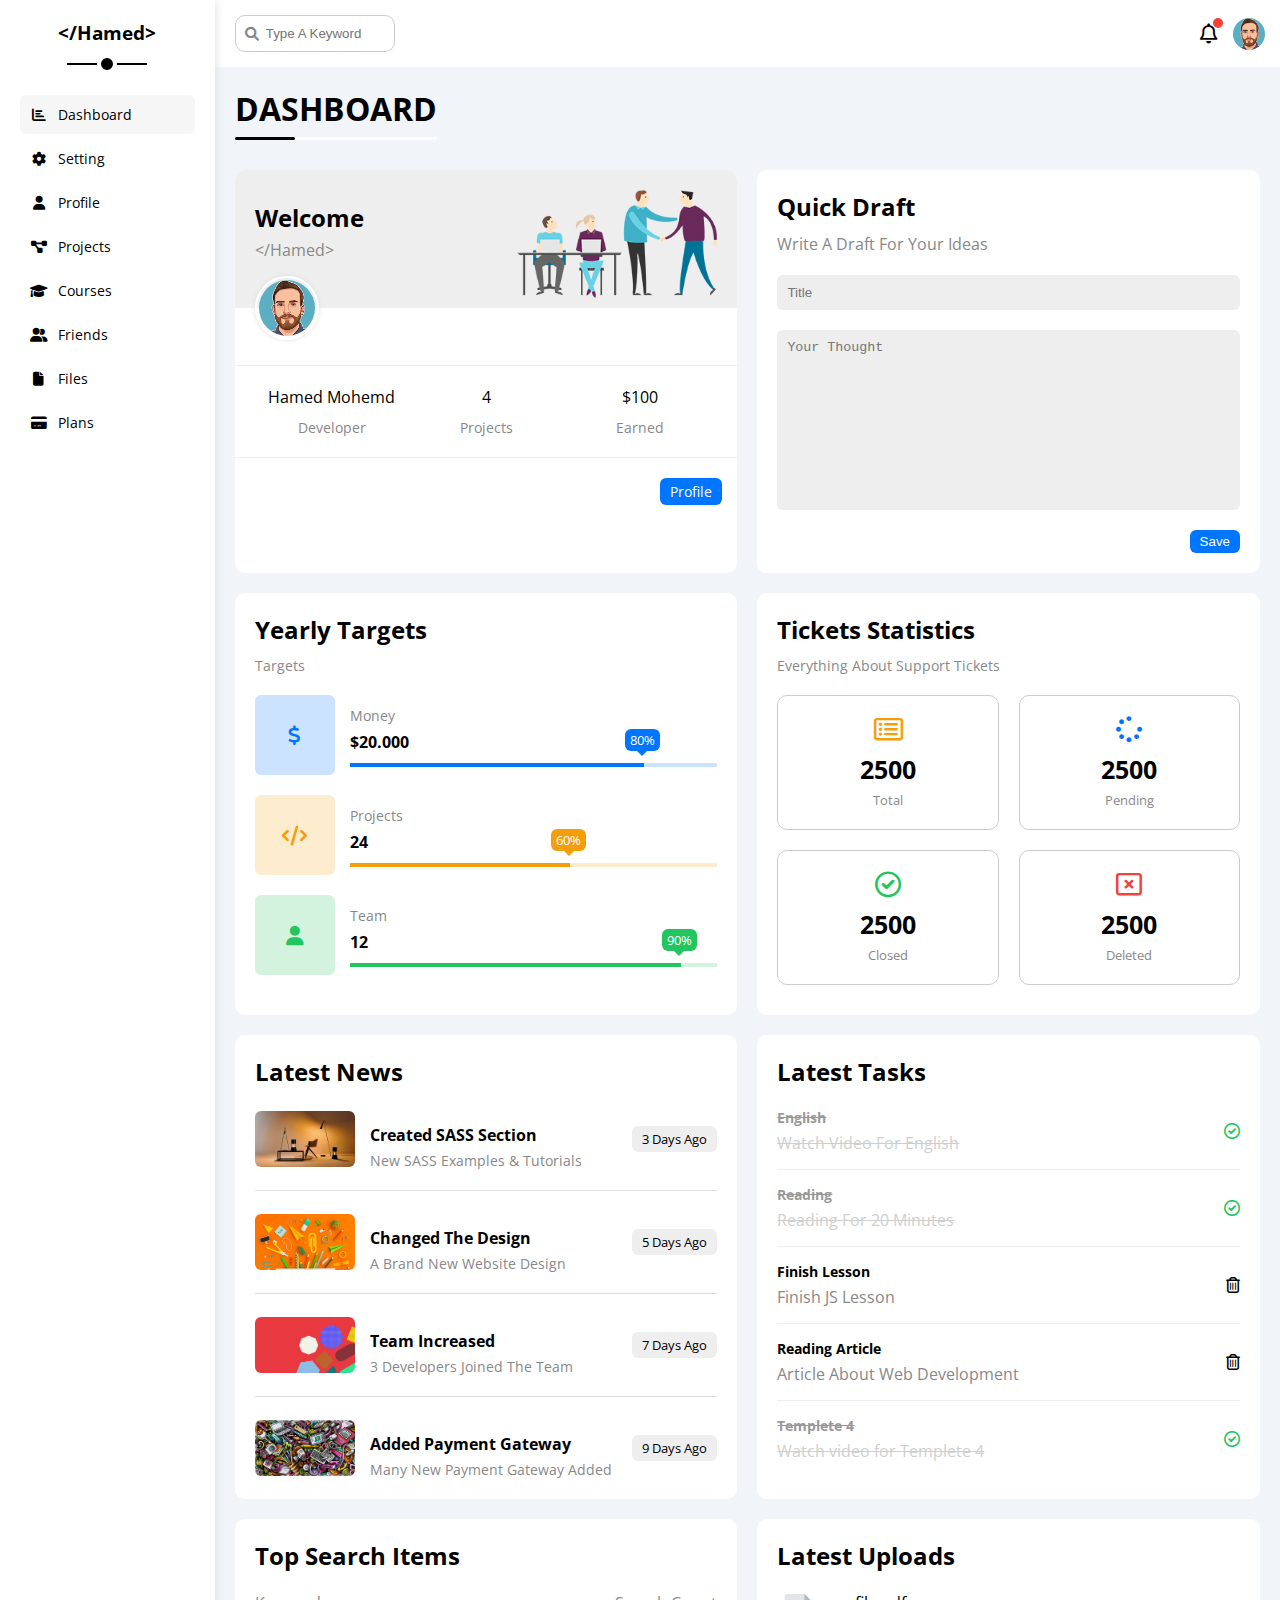
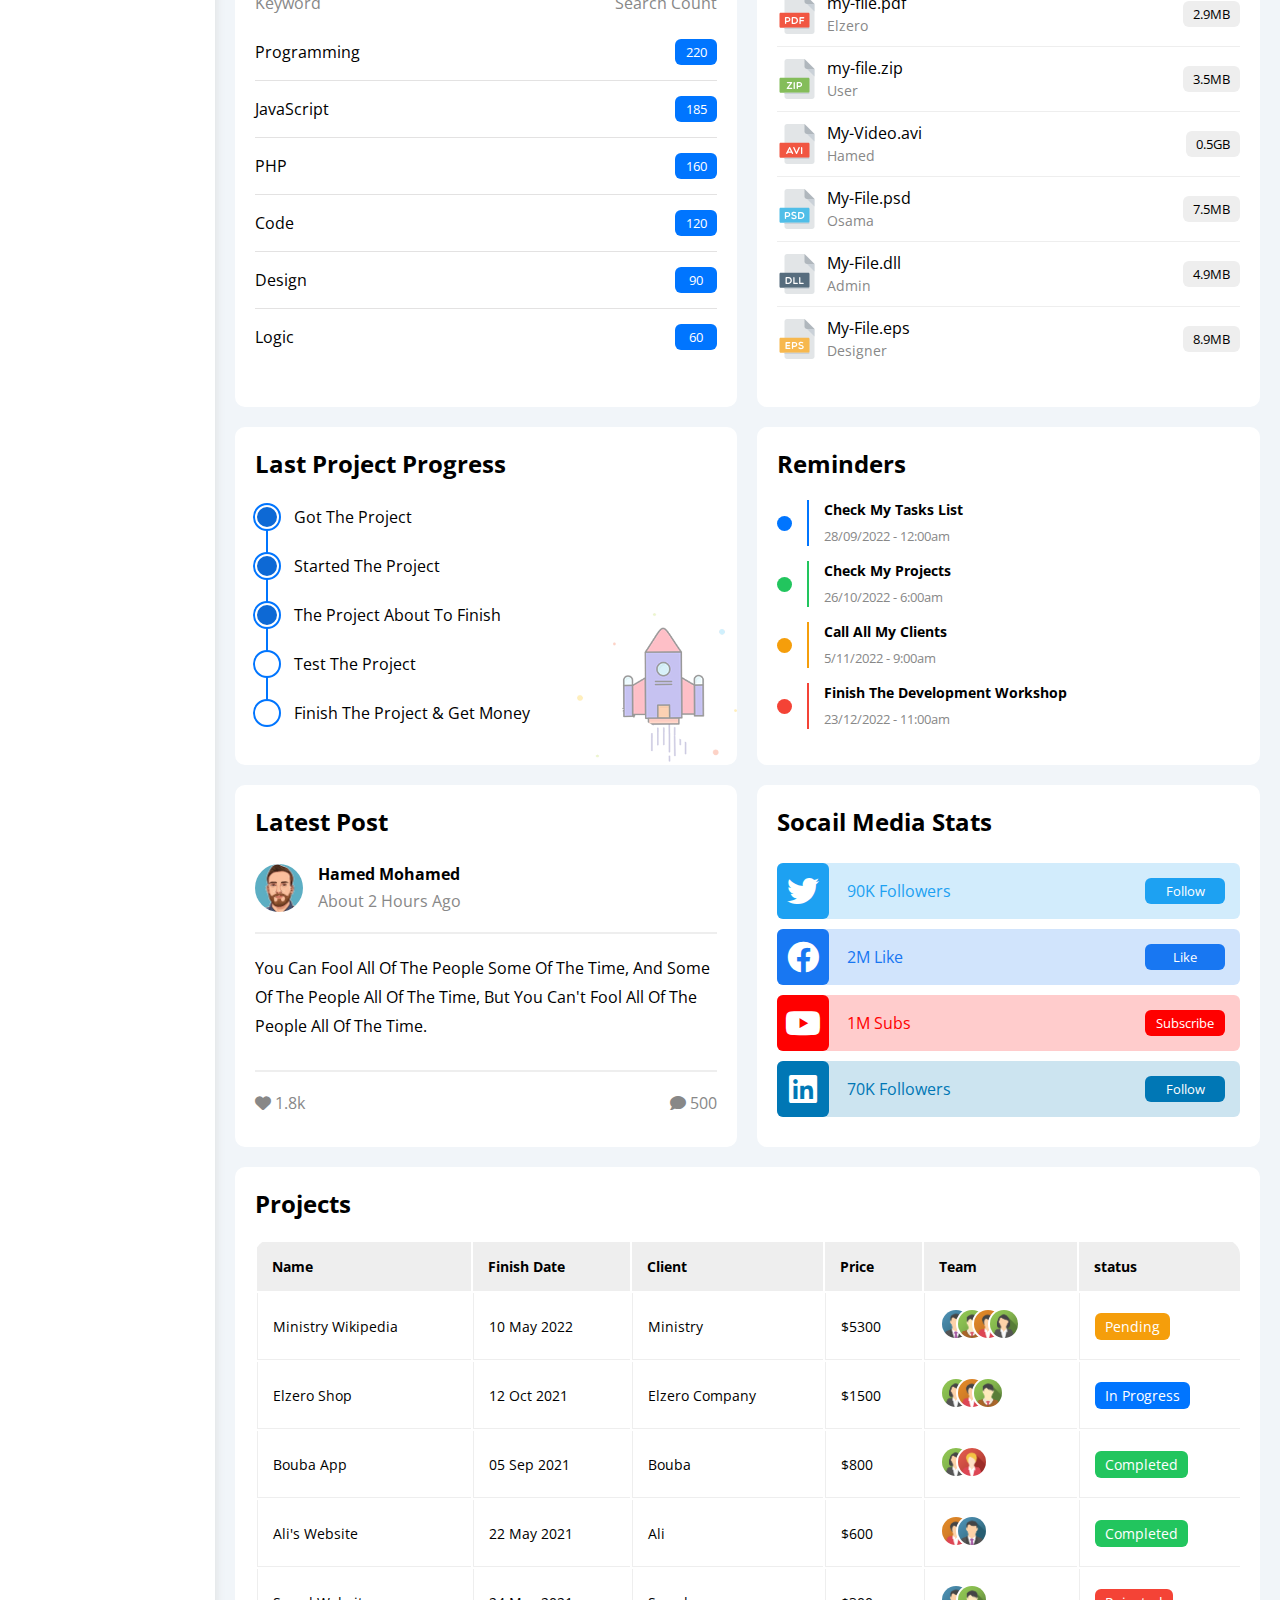
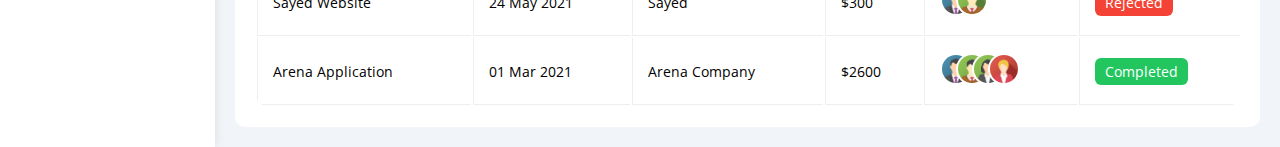
<file: index.html>
<!DOCTYPE html>
<html lang="en">
<head>
    <meta charset="UTF-8">
    <meta http-equiv="X-UA-Compatible" content="IE=edge">
    <meta name="viewport" content="width=device-width, initial-scale=1.0">
    <title>Dashboard</title>
    <link rel="stylesheet" href="css/all.min.css">
    <link rel="stylesheet" href="css/framework.css">
    <link rel="stylesheet" href="css/master.css">
    <link rel="preconnect" href="https://fonts.googleapis.com">
    <link rel="preconnect" href="https://fonts.gstatic.com" crossorigin>
    <link href="https://fonts.googleapis.com/css2?family=Open+Sans:wght@400;500;700;800&display=swap" rel="stylesheet">
</head>
<body >
    <div class="page d-flex">
        <div class="sidebar bg-white p-20 relative">
            <h3 class="relative txt-c mt-0"> &lt;/Hamed> </h3>
            <ul>
                <li>
                    <a class="active d-flex al-center fs-14 c-black rad-6 p-10 mb-5 " href="index.html">
                        <i class="fa-solid fa-chart-bar fa-fw"></i>
                        <span class="ml-10 fs-14 hide-mobile">Dashboard</span>
                    </a>
                </li>
                <li>
                    <a class=" d-flex al-center fs-14 c-black rad-6 p-10 mb-5" href="setting.html">
                        <i class="fa-solid fa-gear fa-fw"></i>
                        <span class="ml-10 fs-14 hide-mobile" >Setting</span>
                    </a>
                </li>
                <li>
                    <a class=" d-flex al-center fs-14 c-black rad-6 p-10 mb-5" href="profile.html">
                        <i class="fa-solid fa-user fa-fw"></i>
                        <span class="ml-10 fs-14 hide-mobile">Profile</span>
                    </a>
                </li>
                <li>
                    <a class=" d-flex al-center fs-14 c-black rad-6 p-10 mb-5" href="projects.html">
                        <i class="fa-solid fa-diagram-project fa-fw"></i>
                        <span class="ml-10 fs-14 hide-mobile">Projects</span>
                    </a>
                </li>
                <li>
                    <a class=" d-flex al-center fs-14 c-black rad-6 p-10 mb-5" href="courses.html">
                        <i class="fa-solid fa-graduation-cap fa-fw"></i>
                        <span class="ml-10 fs-14 hide-mobile">Courses</span>
                    </a>
                </li>
                <li>
                    <a class=" d-flex al-center fs-14 c-black rad-6 p-10 mb-5" href="friends.html">
                        <i class="fa-solid fa-user-group fa-fw"></i>
                        <span class="ml-10 fs-14 hide-mobile">Friends</span>
                    </a>
                </li>
                <li>
                    <a class=" d-flex al-center fs-14 c-black rad-6 p-10 mb-5" href="files.html">
                        <i class="fa-solid fa-file fa-fw"></i>
                        <span class="ml-10 fs-14 hide-mobile">Files</span>
                    </a>
                </li>
                <li>
                    <a class=" d-flex al-center fs-14 c-black rad-6 p-10 mb-5" href="plans.html">
                        <i class="fa-solid fa-credit-card fa-fw"></i>
                        <span class="ml-10 fs-14 hide-mobile">Plans</span>
                    </a>
                </li>
            </ul>
        </div>
        <div class="content w-full of-hidden">
            <!-- Start Head -->
            <div class="head bg-white p-15 between-flex">
                <div class="search relative">
                    <input class="p-10 rad-10 border-grey " type="search" placeholder="Type A Keyword">
                </div>
                <div class="icon d-flex al-center">
                    <span class="notification relative">
                        <i class="fa-regular fa-bell fa-lg"></i>
                    </span>
                    <img src="images/avatar-05.png" alt="">
                </div>
            </div>
            <!-- end Head -->
            <h1 class="relative">Dashboard</h1>
            <div class="wrapper d-grid gap-20">
                <!-- Start Welcome Widget -->
                <div class="welcome bg-white rad-10 txt-c-mobile block-mobile of-hidden">
                    <div class="intro d-flex between-flex p-20 bg-eee">
                        <div>
                            <h2 class="m-0" >Welcome</h2>
                            <p class="c-grey mt-5">&lt;/Hamed></p>
                        </div>
                        <img src="images/welcome.png" alt="" class="hide-mobile">
                    </div>
                    <img src="images/avatar-05.png" alt="" class="avatar">
                    <div class="body txt-c d-flex p-20 mb-20 mt-20 block-mobile">
                        <div>Hamed Mohemd <span class="d-block c-grey fs-14 mt-10">Developer</span></div>
                        <div>4<span class="d-block c-grey fs-14 mt-10">Projects</span></div>
                        <div>$100<span class="d-block c-grey fs-14 mt-10">Earned</span></div>
                    </div>
                    <a href="profile.html" class="visit d-block fs-14 btn-shape c-white bg-blue w-fit">Profile</a>
                </div>
                <!-- End Welcome Widget -->
                <!-- Start Quick Draft Widget -->
                <div class="quick-draft bg-white rad-10 p-20">
                    <h2 class="mt-0 mb-10">Quick Draft</h2>
                    <p class="mt-0 mb-20 c-grey">Write A Draft For Your Ideas</p>
                    <form action="">
                        <input class="d-block bg-eee mb-20 border-none w-full rad-6 p-10" type="text" placeholder="Title">
                        <textarea class="d-block bg-eee mb-20 border-none w-full rad-6 p-10" placeholder="Your Thought"></textarea>
                        <input class="d-block border-none c-white w-fit btn-shape bg-blue" type="submit" value="Save" >
                    </form>
                </div>
                <!-- End Quick Draft Widget -->
                <!-- Start Targets -->
                <div class="targets rad-10 p-20 bg-white">
                    <h2 class="mt-0 mb-10">Yearly Targets</h2>
                    <p class="mt-0 mb-20 c-grey fs-14">Targets</p>
                    <div class="target-row mb-20 d-flex al-center blue">
                        <div class="icon center-flex rad-6">
                            <i class="fa-solid fa-dollar-sign fa-lg c-blue"></i>
                        </div>
                        <div class="details">
                            <span class="fs-14 c-grey">Money</span>
                            <span class="d-block mt-5 mb-10 fw-bold">$20.000</span>
                            <div class="progress relative">
                                <span class="bg-blue blue" style="width: 80%">
                                    <span class="bg-blue">80%</span>
                                </span>
                            </div>
                        </div>
                    </div>
                    <div class="target-row mb-20 d-flex al-center orange">
                        <div class="icon center-flex rad-6">
                            <i class="fa-solid fa-code fa-lg c-orange"></i>
                        </div>
                        <div class="details">
                            <span class="fs-14 c-grey">Projects</span>
                            <span class="d-block mt-5 mb-10 fw-bold">24</span>
                            <div class="progress relative">
                                <span class="bg-orange orange" style="width: 60%">
                                    <span class="bg-orange">60%</span>
                                </span>
                            </div>
                        </div>
                    </div>
                    <div class="target-row mb-20 d-flex al-center green">
                        <div class="icon center-flex rad-6">
                            <i class="fa-solid fa-user fa-lg c-green"></i>
                        </div>
                        <div class="details">
                            <span class="fs-14 c-grey">Team</span>
                            <span class="d-block mt-5 mb-10 fw-bold">12</span>
                            <div class="progress relative">
                                <span class="bg-green green" style="width: 90%">
                                    <span class="bg-green">90%</span>
                                </span>
                            </div>
                        </div>
                    </div>
                </div>
                <!-- End Targets  -->
                <!-- Start Tickets -->
                <div class="tickets p-20 bg-white rad-10">
                    <h2 class="mt-0 mb-10">Tickets Statistics</h2>
                    <p class="c-grey mt-0 mb-20 fs-14">Everything About Support Tickets</p>
                    <div class="d-flex txt-c gap-20 f-wrap">
                        <div class="box p-20 rad-10 fs-13 c-grey border-grey">
                            <i class="fa-regular fa-rectangle-list fa-2x mb-10 c-orange"></i>
                            <span class="d-block c-black fs-25 fw-bold mb-5">2500</span>
                            Total
                        </div>
                        <div class="box p-20 rad-10 fs-13 c-grey border-grey">
                            <i class="fa-solid fa-spinner fa-2x mb-10 c-blue"></i>
                            <span class="d-block c-black fs-25 fw-bold mb-5">2500</span>
                            Pending
                        </div>
                        <div class="box p-20 rad-10 fs-13 c-grey border-grey">
                            <i class="fa-regular fa-circle-check fa-2x mb-10 c-green"></i>
                            <span class="d-block c-black fs-25 fw-bold mb-5">2500</span>
                            Closed
                        </div>
                        <div class="box p-20 rad-10 fs-13 c-grey border-grey">
                            <i class="fa-regular fa-rectangle-xmark fa-2x mb-10 c-red"></i>
                            <span class="d-block c-black fs-25 fw-bold mb-5">2500</span>
                            Deleted
                        </div>
                    </div>
                </div>
                <!-- End Tickets -->
                <!-- Start Latest News -->
                <div class="latest-news p-20 bg-white rad-10 txt-c-mobile">
                    <h2 class="mt-0 mb-20">Latest News</h2>
                    <div class="news-row d-flex al-center">
                        <img class="rad-6 mr-15 w-100" src="images/news-01.png" alt="">
                        <div class="info">
                            <h3 class="mb-5 fs-16">Created SASS Section</h3>
                            <p class="m-0 fs-14 c-grey">New SASS Examples & Tutorials</p>
                        </div>
                        <div class="label btn-shape bg-eee fs-13">3 Days Ago</div>
                    </div>
                    <div class="news-row d-flex al-center">
                        <img class="rad-6 mr-15 w-100" src="images/news-02.png" alt="">
                        <div class="info">
                            <h3 class="mb-5 fs-16">Changed The Design</h3>
                            <p class="m-0 fs-14 c-grey">A Brand New Website Design</p>
                        </div>
                        <div class="label btn-shape bg-eee fs-13">5 Days Ago</div>
                    </div>
                    <div class="news-row d-flex al-center">
                        <img class="rad-6 mr-15 w-100" src="images/news-03.png" alt="">
                        <div class="info">
                            <h3 class="mb-5 fs-16">Team Increased</h3>
                            <p class="m-0 fs-14 c-grey">3 Developers Joined The Team</p>
                        </div>
                        <div class="label btn-shape bg-eee fs-13">7 Days Ago</div>
                    </div>
                    <div class="news-row d-flex al-center">
                        <img class="rad-6 mr-15 w-100" src="images/news-04.png" alt="">
                        <div class="info">
                            <h3 class="mb-5 fs-16">Added Payment Gateway</h3>
                            <p class="m-0 fs-14 c-grey">Many New Payment Gateway Added</p>
                        </div>
                        <div class="label btn-shape bg-eee fs-13">9 Days Ago</div>
                    </div>
                </div>
                <!-- End Latest News -->
                <!-- Start Latest Tasks -->
                <div class="tasks bg-white p-20 rad-10">
                    <h2 class="mt-0 mb-20">Latest Tasks</h2>
                    <div class="task-row d-flex between-flex done">
                        <div class="info">
                            <h3 class="mt-0 mb-5 fs-14">English</h2>
                            <p class="m-0 c-grey">Watch Video For English</p>
                        </div>
                        <i class="fa-regular fa-circle-check c-green"></i>
                    </div>
                    <div class="task-row d-flex between-flex done">
                        <div class="info">
                            <h3 class="mt-0 mb-5 fs-14">Reading</h2>
                            <p class="m-0 c-grey">Reading For 20 Minutes</p>
                        </div>
                        <i class="fa-regular fa-circle-check c-green"></i>
                    </div>
                    <div class="task-row d-flex between-flex">
                        <div class="info">
                            <h3 class="mt-0 mb-5 fs-14">Finish Lesson</h2>
                            <p class="m-0 c-grey">Finish JS Lesson</p>
                        </div>
                        <i class="fa-regular fa-trash-can delete"></i>
                    </div>
                    <div class="task-row d-flex between-flex">
                        <div class="info">
                            <h3 class="mt-0 mb-5 fs-14">Reading Article</h2>
                            <p class="m-0 c-grey">Article About Web Development</p>
                        </div>
                        <i class="fa-regular fa-trash-can delete"></i>
                    </div>
                    <div class="task-row d-flex between-flex done">
                        <div class="info">
                            <h3 class="mt-0 mb-5 fs-14">Templete 4</h2>
                            <p class="m-0 c-grey">Watch video for Templete 4</p>
                        </div>
                        <i class="fa-regular fa-circle-check c-green"></i>
                    </div>
                </div>
                <!-- End Latest Tasks -->
                <!-- Start Top Search -->
                <div class="search-items p-20 rad-10 bg-white">
                    <h2 class="mt-0 mb-20">Top Search Items</h2>
                    <div class="items-head c-grey d-flex between-flex mb-10">
                        <div>Keyword</div>
                        <div>Search Count</div>
                    </div>
                    <div class="items d-flex between-flex pt-15 pb-15">
                        <span>Programming</span>
                        <span class="bg-blue fs-13 btn-shape c-white txt-c number">220</span>
                    </div>
                    <div class="items d-flex between-flex pt-15 pb-15">
                        <span>JavaScript</span>
                        <span class="bg-blue fs-13 btn-shape c-white txt-c number">185</span>
                    </div>
                    <div class="items d-flex between-flex pt-15 pb-15">
                        <span>PHP</span>
                        <span class="bg-blue fs-13 btn-shape c-white txt-c number">160</span>
                    </div>
                    <div class="items d-flex between-flex pt-15 pb-15">
                        <span>Code</span>
                        <span class="bg-blue fs-13 btn-shape c-white txt-c number">120</span>
                    </div>
                    <div class="items d-flex between-flex pt-15 pb-15">
                        <span>Design</span>
                        <span class="bg-blue fs-13 btn-shape c-white txt-c number">90</span>
                    </div>
                    <div class="items d-flex between-flex pt-15 pb-15">
                        <span>Logic</span>
                        <span class="bg-blue fs-13 btn-shape c-white txt-c number">60</span>
                    </div>
                </div>
                <!-- End Top Search -->
                <!-- Start Latest Uploads -->
                <div class="latest-uploads bg-white p-20 rad-10">
                    <h2 class="mt-0 mb-20">Latest Uploads</h2>
                    <ul class="m0">
                        <li class="between-flex pb-10 mb-10">
                            <div class="d-flex al-center">
                                <img class="mr-10" src="images/pdf.svg" alt="">
                                <div>
                                    <span class="d-block">my-file.pdf</span>
                                    <span class="fs-14 c-grey">Elzero</span>
                                </div>
                            </div>
                            <div class="bg-eee btn-shape fs-13">2.9MB</div>
                        </li>
                        <li class="between-flex pb-10 mb-10">
                            <div class="d-flex al-center">
                                <img class="mr-10" src="images/zip.svg" alt="">
                                <div>
                                    <span class="d-block">my-file.zip</span>
                                    <span class="fs-14 c-grey">User</span>
                                </div>
                            </div>
                            <div class="bg-eee btn-shape fs-13">3.5MB</div>
                        </li>
                        <li class="between-flex pb-10 pt-10 mb-10">
                            <div class="d-flex al-center">
                                <img class="mr-10" src="images/avi.svg" alt="">
                                <div>
                                    <span class="d-block">My-Video.avi</span>
                                    <span class="fs-14 c-grey">Hamed</span>
                                </div>
                            </div>
                            <div class="bg-eee btn-shape fs-13">0.5GB</div>
                        </li>
                        <li class="between-flex pb-10 mb-10">
                            <div class="d-flex al-center">
                                <img class="mr-10" src="images/psd.svg" alt="">
                                <div>
                                    <span class="d-block">My-File.psd</span>
                                    <span class="fs-14 c-grey">Osama</span>
                                </div>
                            </div>
                            <div class="bg-eee btn-shape fs-13">7.5MB</div>
                        </li>
                        <li class="between-flex pb-10 mb-10">
                            <div class="d-flex al-center">
                                <img class="mr-10" src="images/dll.svg" alt="">
                                <div>
                                    <span class="d-block">My-File.dll</span>
                                    <span class="fs-14 c-grey">Admin</span>
                                </div>
                            </div>
                            <div class="bg-eee btn-shape fs-13">4.9MB</div>
                        </li>
                        <li class="between-flex pb-10 mb-10">
                            <div class="d-flex al-center">
                                <img class="mr-10" src="images/eps.svg" alt="">
                                <div>
                                    <span class="d-block">My-File.eps</span>
                                    <span class="fs-14 c-grey">Designer</span>
                                </div>
                            </div>
                            <div class="bg-eee btn-shape fs-13">8.9MB</div>
                        </li>
                    </ul>
                </div>
                <!-- End Latest Uploads -->
                <!-- Start Latest project -->
                <div class="latest-project bg-white rad-10 p-20 relative">
                    <h2 class="mt-0 mb-20">Last Project Progress</h2>
                    <ul class="m-0 relative">
                        <li class="mt-25 d-flex al-center done">Got The Project</li>
                        <li class="mt-25 d-flex al-center done">Started The Project</li>
                        <li class="mt-25 d-flex al-center done">The Project About To Finish</li>
                        <li class="mt-25 d-flex al-center current">Test The Project</li>
                        <li class="mt-25 d-flex al-center">Finish The Project & Get Money</li>
                    </ul>
                    <img class="hide-mobile" src="images/project.png" alt="">
                </div>
                <!-- End Latest project -->
                <!-- Start Reminders Widget -->
                <div class="reminders p-20 bg-white rad-10">
                    <h2 class="mt-0 mb-20">Reminders</h2>
                    <ul class="m0">
                        <li class="d-flex al-center mt-15">
                            <span class="key bg-blue mr-15 d-block rad-half"></span>
                            <div class="pl-15 blue">
                                <p class="fs-14 fw-bold mt-0 mb-5">Check My Tasks List</p>
                                <span class="fs-13 c-grey">28/09/2022 - 12:00am</span>
                            </div>
                        </li>
                        <li class="d-flex al-center mt-15">
                            <span class="key bg-green mr-15 d-block rad-half"></span>
                            <div class="pl-15 green">
                                <p class="fs-14 fw-bold mt-0 mb-5">Check My Projects</p>
                                <span class="fs-13 c-grey">26/10/2022 - 6:00am</span>
                            </div>
                        </li>
                        <li class="d-flex al-center mt-15">
                            <span class="key bg-orange mr-15 d-block rad-half"></span>
                            <div class="pl-15 orange">
                                <p class="fs-14 fw-bold mt-0 mb-5">Call All My Clients</p>
                                <span class="fs-13 c-grey">5/11/2022 - 9:00am</span>
                            </div>
                        </li>
                        <li class="d-flex al-center mt-15">
                            <span class="key bg-red mr-15 d-block rad-half"></span>
                            <div class="pl-15 red">
                                <p class="fs-14 fw-bold mt-0 mb-5">Finish The Development Workshop</p>
                                <span class="fs-13 c-grey">23/12/2022 - 11:00am</span>
                            </div>
                        </li>
                    </ul>
                </div>
                <!-- End Reminders Widget -->
                <!-- Start Latest Post -->
                <div class="latest-post bg-white p-20 rad-10">
                    <h2 class="mt-0 mb-25">Latest Post</h2>
                    <div class="top d-flex al-center">
                        <img class="avatar mr-15 rad-half" src="images/avatar-05.png" alt="">
                        <div class="info">
                            <span class="d-block mb-5 fw-bold">Hamed Mohamed</span>
                            <span class="c-grey">About 2 Hours Ago</span>
                        </div>
                    </div>
                    <div class="post-content txt-c-mobile pt-20 pb-20 mb-20 mt-20">
                        You Can Fool All Of The People Some Of The Time, And Some Of The People All Of The Time, But You Can't Fool All Of The People All Of The Time.
                    </div>
                    <div class="post-stats between-flex c-grey">
                        <div>
                            <i class="fa-solid fa-heart heart"></i>
                            <span>1.8k</span>
                        </div>
                        <div>
                            <i class="fa-solid fa-comment comment"></i>
                            <span>500</span>
                        </div>
                    </div>
                </div>
                <!-- End Latest Post -->
                <!-- Start Social Media Stats -->
                <div class="social-media p-20 bg-white rad-10">
                    <h2 class="mt-0 mb-25">Socail Media Stats</h2>
                    <div class="box twitter p-15 relative mb-10 between-flex rad-6">
                        <i class="fa-brands fa-twitter fa-2x c-white h-full center-flex rad-6"></i>
                        <span>90K Followers</span>
                        <a class="fs-13 c-white btn-shape btn" href="#">Follow</a>
                    </div>
                    <div class="box facebook p-15 relative mb-10 between-flex rad-6">
                        <i class="fa-brands fa-facebook fa-2x c-white h-full center-flex rad-6"></i>
                        <span>2M Like</span>
                        <a class="fs-13 c-white btn-shape btn" href="#">Like</a>
                    </div>
                    <div class="box youtube p-15 relative mb-10 between-flex rad-6">
                        <i class="fa-brands fa-youtube fa-2x c-white h-full center-flex rad-6"></i>
                        <span>1M Subs</span>
                        <a class="fs-13 c-white btn-shape btn" href="#">Subscribe</a>
                    </div>
                    <div class="box linkedin p-15 relative mb-10 between-flex rad-6">
                        <i class="fa-brands fa-linkedin fa-2x c-white h-full center-flex rad-6"></i>
                        <span>70K Followers</span>
                        <a class="fs-13 c-white btn-shape btn" href="#">Follow</a>
                    </div>
                </div>
                <!-- End Social Media Stats -->
            </div>
            <!-- Start Projects Table -->
            <div class="projects p-20 bg-white m-20 rad-10">
                <h2 class="mt-0 mb-20">Projects</h2>
                <div class="responsive-table">
                    <table class="fs-14 w-full ">
                        <thead>
                            <tr>
                                <td>Name</td>
                                <td>Finish Date</td>
                                <td>Client</td>
                                <td>Price</td>
                                <td>Team</td>
                                <td>status</td>
                            </tr>
                        </thead>
                        <tbody>
                            <tr>
                                <td>Ministry Wikipedia</td>
                                <td>10 May 2022</td>
                                <td>Ministry</td>
                                <td>$5300</td>
                                <td>
                                    <img src="images/team-01.png" alt="">
                                    <img src="images/team-03.png" alt="">
                                    <img src="images/team-04.png" alt="">
                                    <img src="images/team-02.png" alt="">
                                </td>
                                <td>
                                    <span class="label btn-shape bg-orange c-white">Pending</span>
                                </td>
                            </tr>
                            <tr>
                                <td>Elzero Shop</td>
                                <td>12 Oct 2021</td>
                                <td>Elzero Company</td>
                                <td>$1500</td>
                                <td>
                                    <img src="images/team-02.png" alt="">
                                    <img src="images/team-04.png" alt="">
                                    <img src="images/team-03.png" alt="">
                                </td>
                                <td>
                                    <span class="label btn-shape bg-blue c-white">In Progress</span>
                                </td>
                            </tr>
                            <tr>
                                <td>Bouba App</td>
                                <td>05 Sep 2021</td>
                                <td>Bouba</td>
                                <td>$800</td>
                                <td>
                                    <img src="images/team-02.png" alt="">
                                    <img src="images/team-05.png" alt="">
                                </td>
                                <td>
                                    <span class="label btn-shape bg-green c-white">Completed</span>
                                </td>
                            </tr>
                            <tr>
                                <td>Ali's Website</td>
                                <td>22 May 2021</td>
                                <td>Ali</td>
                                <td>$600</td>
                                <td>
                                    <img src="images/team-04.png" alt="">
                                    <img src="images/team-01.png" alt="">
                                </td>
                                <td>
                                    <span class="label btn-shape bg-green c-white">Completed</span>
                                </td>
                            </tr>
                            <tr>
                                <td>Sayed Website</td>
                                <td>24 May 2021</td>
                                <td>Sayed</td>
                                <td>$300</td>
                                <td>
                                    <img src="images/team-01.png" alt="">
                                    <img src="images/team-03.png" alt="">
                                </td>
                                <td>
                                    <span class="label btn-shape bg-red c-white">Rejected</span>
                                </td>
                            </tr>
                            <tr>
                                <td>Arena Application</td>
                                <td>01 Mar 2021</td>
                                <td>Arena Company</td>
                                <td>$2600</td>
                                <td>
                                    <img src="images/team-01.png" alt="">
                                    <img src="images/team-03.png" alt="">
                                    <img src="images/team-02.png" alt="">
                                    <img src="images/team-05.png" alt="">
                                </td>
                                <td>
                                    <span class="label btn-shape bg-green c-white">Completed</span>
                                </td>
                            </tr>
                        </tbody>
                    </table>
                </div>
            </div>
            <!-- End Projects Table -->
        </div>
    </div>
</body>
</html>
</file>
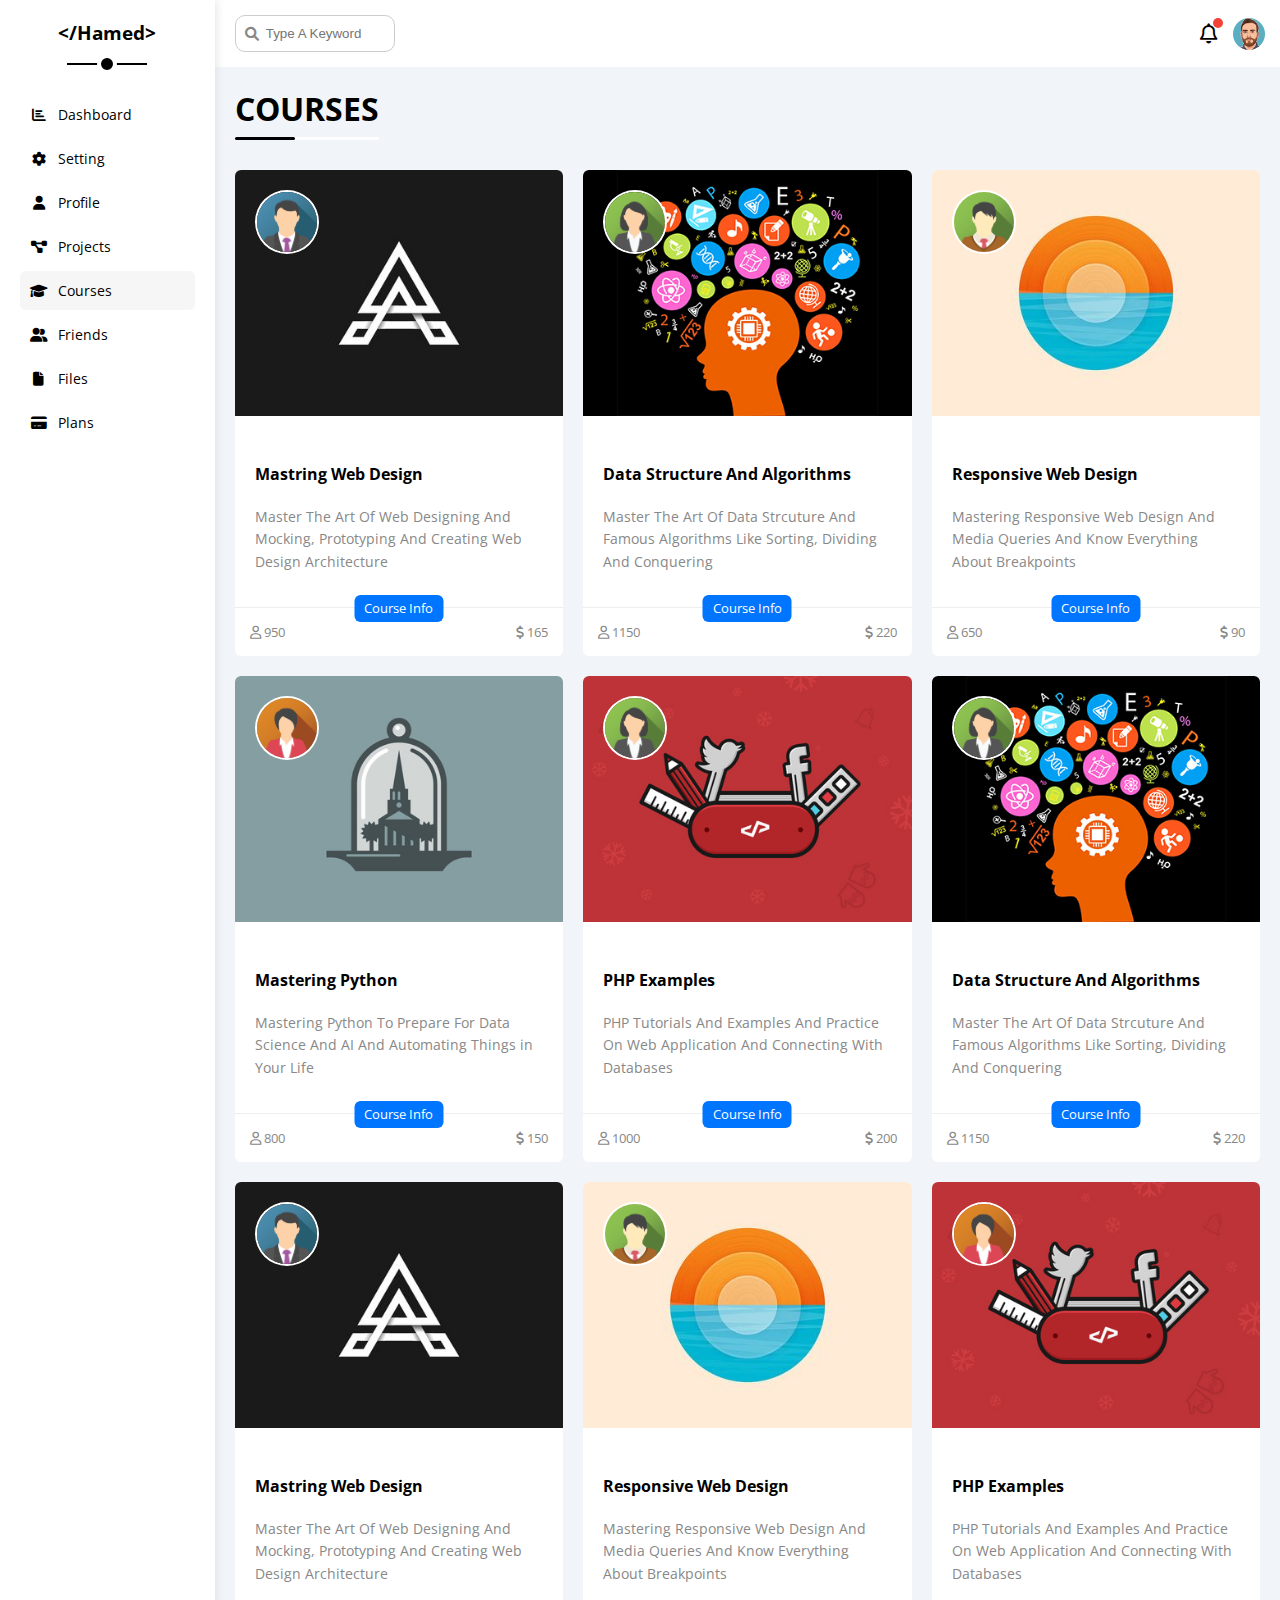
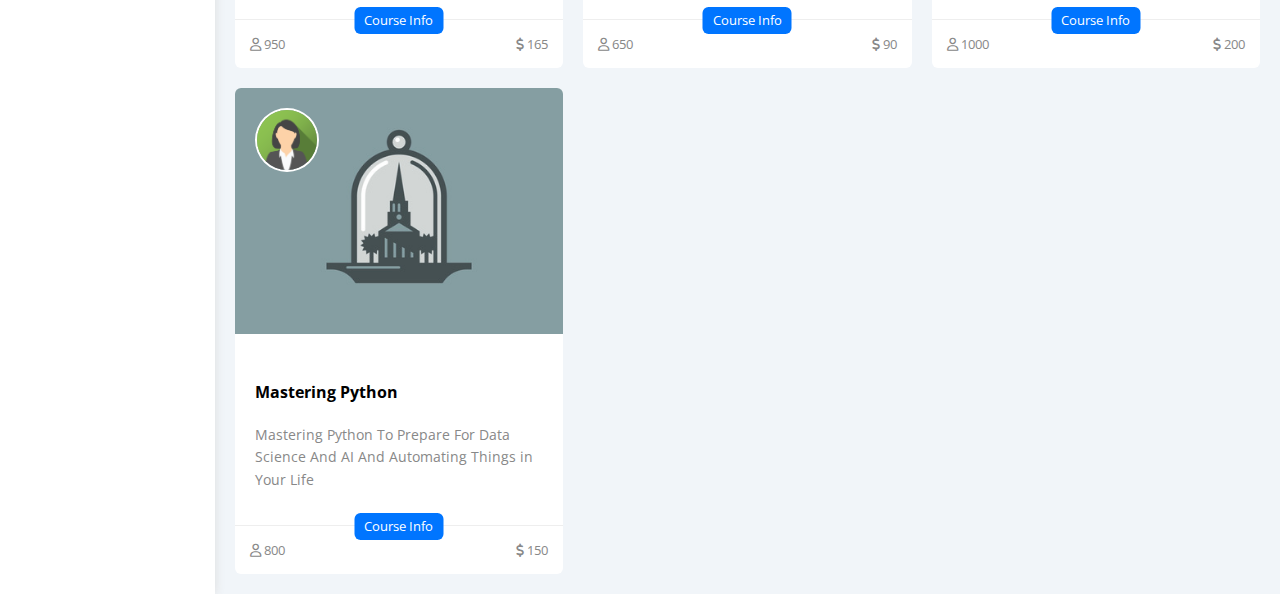
<file: courses.html>
<!DOCTYPE html>
<html lang="en">
<head>
    <meta charset="UTF-8">
    <meta http-equiv="X-UA-Compatible" content="IE=edge">
    <meta name="viewport" content="width=device-width, initial-scale=1.0">
    <title>Profile</title>
    <link rel="stylesheet" href="css/all.min.css">
    <link rel="stylesheet" href="css/framework.css">
    <link rel="stylesheet" href="css/master.css">
    <link rel="preconnect" href="https://fonts.googleapis.com">
    <link rel="preconnect" href="https://fonts.gstatic.com" crossorigin>
    <link href="https://fonts.googleapis.com/css2?family=Open+Sans:wght@400;500;700;800&display=swap" rel="stylesheet">
</head>
<body >
    <div class="page d-flex">
        <div class="sidebar bg-white p-20 relative">
            <h3 class="relative txt-c mt-0"> &lt;/Hamed> </h3>
            <ul>
                <li>
                    <a class=" d-flex al-center fs-14 c-black rad-6 p-10 mb-5 " href="index.html">
                        <i class="fa-solid fa-chart-bar fa-fw"></i>
                        <span class="ml-10 fs-14 hide-mobile">Dashboard</span>
                    </a>
                </li>
                <li>
                    <a class=" d-flex al-center fs-14 c-black rad-6 p-10 mb-5" href="setting.html">
                        <i class="fa-solid fa-gear fa-fw"></i>
                        <span class="ml-10 fs-14 hide-mobile" >Setting</span>
                    </a>
                </li>
                <li>
                    <a class=" d-flex al-center fs-14 c-black rad-6 p-10 mb-5" href="profile.html">
                        <i class="fa-solid fa-user fa-fw"></i>
                        <span class="ml-10 fs-14 hide-mobile">Profile</span>
                    </a>
                </li>
                <li>
                    <a class=" d-flex al-center fs-14 c-black rad-6 p-10 mb-5" href="projects.html">
                        <i class="fa-solid fa-diagram-project fa-fw"></i>
                        <span class="ml-10 fs-14 hide-mobile">Projects</span>
                    </a>
                </li>
                <li>
                    <a class="active d-flex al-center fs-14 c-black rad-6 p-10 mb-5" href="courses.html">
                        <i class="fa-solid fa-graduation-cap fa-fw"></i>
                        <span class="ml-10 fs-14 hide-mobile">Courses</span>
                    </a>
                </li>
                <li>
                    <a class=" d-flex al-center fs-14 c-black rad-6 p-10 mb-5" href="friends.html">
                        <i class="fa-solid fa-user-group fa-fw"></i>
                        <span class="ml-10 fs-14 hide-mobile">Friends</span>
                    </a>
                </li>
                <li>
                    <a class=" d-flex al-center fs-14 c-black rad-6 p-10 mb-5" href="files.html">
                        <i class="fa-solid fa-file fa-fw"></i>
                        <span class="ml-10 fs-14 hide-mobile">Files</span>
                    </a>
                </li>
                <li>
                    <a class=" d-flex al-center fs-14 c-black rad-6 p-10 mb-5" href="plans.html">
                        <i class="fa-solid fa-credit-card fa-fw"></i>
                        <span class="ml-10 fs-14 hide-mobile">Plans</span>
                    </a>
                </li>
            </ul>
        </div>
        <div class="content w-full of-hidden">
            <!-- Start Head -->
            <div class="head bg-white p-15 between-flex">
                <div class="search relative">
                    <input class="p-10 rad-10 border-grey " type="search" placeholder="Type A Keyword">
                </div>
                <div class="icon d-flex al-center">
                    <span class="notification relative">
                        <i class="fa-regular fa-bell fa-lg"></i>
                    </span>
                    <img src="images/avatar-05.png" alt="">
                </div>
            </div>
            <!-- end Head -->
            <h1 class="relative">Courses</h1>
            <div class="courses-page d-grid m-20 gap-20">
                <div class="course bg-white rad-6 relative">
                    <img class="cover" src="images/course-01.jpg" alt="">
                    <img class="instructor" src="images/team-01.png" alt="">
                    <div class="p-20">
                        <h4>Mastring Web Design</h4>
                        <p class="desc c-grey mt-15 fs-14">Master The Art Of Web Designing And Mocking, Prototyping And Creating Web Design Architecture</p>
                    </div>
                    <div class="info p-15 relative between-flex">
                        <span class="title bg-blue c-white btn-shape">Course Info</span>
                        <span class="c-grey">
                            <i class="fa-regular fa-user"></i>
                            950
                        </span>
                        <span class="c-grey">
                            <i class="fa-solid fa-dollar-sign"></i>
                            165
                        </span>
                    </div>
                </div>
                <div class="course bg-white rad-6 relative">
                    <img class="cover" src="images/course-02.jpg" alt="">
                    <img class="instructor" src="images/team-02.png" alt="">
                    <div class="p-20">
                        <h4>Data Structure And Algorithms</h4>
                        <p class="desc c-grey mt-15 fs-14">Master The Art Of Data Strcuture And Famous Algorithms Like Sorting, Dividing And Conquering</p>
                    </div>
                    <div class="info p-15 relative between-flex">
                        <span class="title bg-blue c-white btn-shape">Course Info</span>
                        <span class="c-grey">
                            <i class="fa-regular fa-user"></i>
                            1150
                        </span>
                        <span class="c-grey">
                            <i class="fa-solid fa-dollar-sign"></i>
                            220
                        </span>
                    </div>
                </div>
                <div class="course bg-white rad-6 relative">
                    <img class="cover" src="images/course-03.jpg" alt="">
                    <img class="instructor" src="images/team-03.png" alt="">
                    <div class="p-20">
                        <h4>Responsive Web Design</h4>
                        <p class="desc c-grey mt-15 fs-14">Mastering Responsive Web Design And Media Queries And Know Everything About Breakpoints</p>
                    </div>
                    <div class="info p-15 relative between-flex">
                        <span class="title bg-blue c-white btn-shape">Course Info</span>
                        <span class="c-grey">
                            <i class="fa-regular fa-user"></i>
                            650
                        </span>
                        <span class="c-grey">
                            <i class="fa-solid fa-dollar-sign"></i>
                            90
                        </span>
                    </div>
                </div>
                <div class="course bg-white rad-6 relative">
                    <img class="cover" src="images/course-04.jpg" alt="">
                    <img class="instructor" src="images/team-04.png" alt="">
                    <div class="p-20">
                        <h4>Mastering Python</h4>
                        <p class="desc c-grey mt-15 fs-14">Mastering Python To Prepare For Data Science And AI And Automating Things in Your Life</p>
                    </div>
                    <div class="info p-15 relative between-flex">
                        <span class="title bg-blue c-white btn-shape">Course Info</span>
                        <span class="c-grey">
                            <i class="fa-regular fa-user"></i>
                            800
                        </span>
                        <span class="c-grey">
                            <i class="fa-solid fa-dollar-sign"></i>
                            150
                        </span>
                    </div>
                </div>
                <div class="course bg-white rad-6 relative">
                    <img class="cover" src="images/course-05.jpg" alt="">
                    <img class="instructor" src="images/team-02.png" alt="">
                    <div class="p-20">
                        <h4>PHP Examples</h4>
                        <p class="desc c-grey mt-15 fs-14">PHP Tutorials And Examples And Practice On Web Application And Connecting With Databases</p>
                    </div>
                    <div class="info p-15 relative between-flex">
                        <span class="title bg-blue c-white btn-shape">Course Info</span>
                        <span class="c-grey">
                            <i class="fa-regular fa-user"></i>
                            1000
                        </span>
                        <span class="c-grey">
                            <i class="fa-solid fa-dollar-sign"></i>
                            200
                        </span>
                    </div>
                </div>
                <div class="course bg-white rad-6 relative">
                    <img class="cover" src="images/course-02.jpg" alt="">
                    <img class="instructor" src="images/team-02.png" alt="">
                    <div class="p-20">
                        <h4>Data Structure And Algorithms</h4>
                        <p class="desc c-grey mt-15 fs-14">Master The Art Of Data Strcuture And Famous Algorithms Like Sorting, Dividing And Conquering</p>
                    </div>
                    <div class="info p-15 relative between-flex">
                        <span class="title bg-blue c-white btn-shape">Course Info</span>
                        <span class="c-grey">
                            <i class="fa-regular fa-user"></i>
                            1150
                        </span>
                        <span class="c-grey">
                            <i class="fa-solid fa-dollar-sign"></i>
                            220
                        </span>
                    </div>
                </div>
                <div class="course bg-white rad-6 relative">
                    <img class="cover" src="images/course-01.jpg" alt="">
                    <img class="instructor" src="images/team-01.png" alt="">
                    <div class="p-20">
                        <h4>Mastring Web Design</h4>
                        <p class="desc c-grey mt-15 fs-14">Master The Art Of Web Designing And Mocking, Prototyping And Creating Web Design Architecture</p>
                    </div>
                    <div class="info p-15 relative between-flex">
                        <span class="title bg-blue c-white btn-shape">Course Info</span>
                        <span class="c-grey">
                            <i class="fa-regular fa-user"></i>
                            950
                        </span>
                        <span class="c-grey">
                            <i class="fa-solid fa-dollar-sign"></i>
                            165
                        </span>
                    </div>
                </div>
                <div class="course bg-white rad-6 relative">
                    <img class="cover" src="images/course-03.jpg" alt="">
                    <img class="instructor" src="images/team-03.png" alt="">
                    <div class="p-20">
                        <h4>Responsive Web Design</h4>
                        <p class="desc c-grey mt-15 fs-14">Mastering Responsive Web Design And Media Queries And Know Everything About Breakpoints</p>
                    </div>
                    <div class="info p-15 relative between-flex">
                        <span class="title bg-blue c-white btn-shape">Course Info</span>
                        <span class="c-grey">
                            <i class="fa-regular fa-user"></i>
                            650
                        </span>
                        <span class="c-grey">
                            <i class="fa-solid fa-dollar-sign"></i>
                            90
                        </span>
                    </div>
                </div>
                <div class="course bg-white rad-6 relative">
                    <img class="cover" src="images/course-05.jpg" alt="">
                    <img class="instructor" src="images/team-04.png" alt="">
                    <div class="p-20">
                        <h4>PHP Examples</h4>
                        <p class="desc c-grey mt-15 fs-14">PHP Tutorials And Examples And Practice On Web Application And Connecting With Databases</p>
                    </div>
                    <div class="info p-15 relative between-flex">
                        <span class="title bg-blue c-white btn-shape">Course Info</span>
                        <span class="c-grey">
                            <i class="fa-regular fa-user"></i>
                            1000
                        </span>
                        <span class="c-grey">
                            <i class="fa-solid fa-dollar-sign"></i>
                            200
                        </span>
                    </div>
                </div>
                <div class="course bg-white rad-6 relative">
                    <img class="cover" src="images/course-04.jpg" alt="">
                    <img class="instructor" src="images/team-02.png" alt="">
                    <div class="p-20">
                        <h4>Mastering Python</h4>
                        <p class="desc c-grey mt-15 fs-14">Mastering Python To Prepare For Data Science And AI And Automating Things in Your Life</p>
                    </div>
                    <div class="info p-15 relative between-flex">
                        <span class="title bg-blue c-white btn-shape">Course Info</span>
                        <span class="c-grey">
                            <i class="fa-regular fa-user"></i>
                            800
                        </span>
                        <span class="c-grey">
                            <i class="fa-solid fa-dollar-sign"></i>
                            150
                        </span>
                    </div>
                </div>
            </div>
        </div>
    </div>
</body>
</html>
</file>
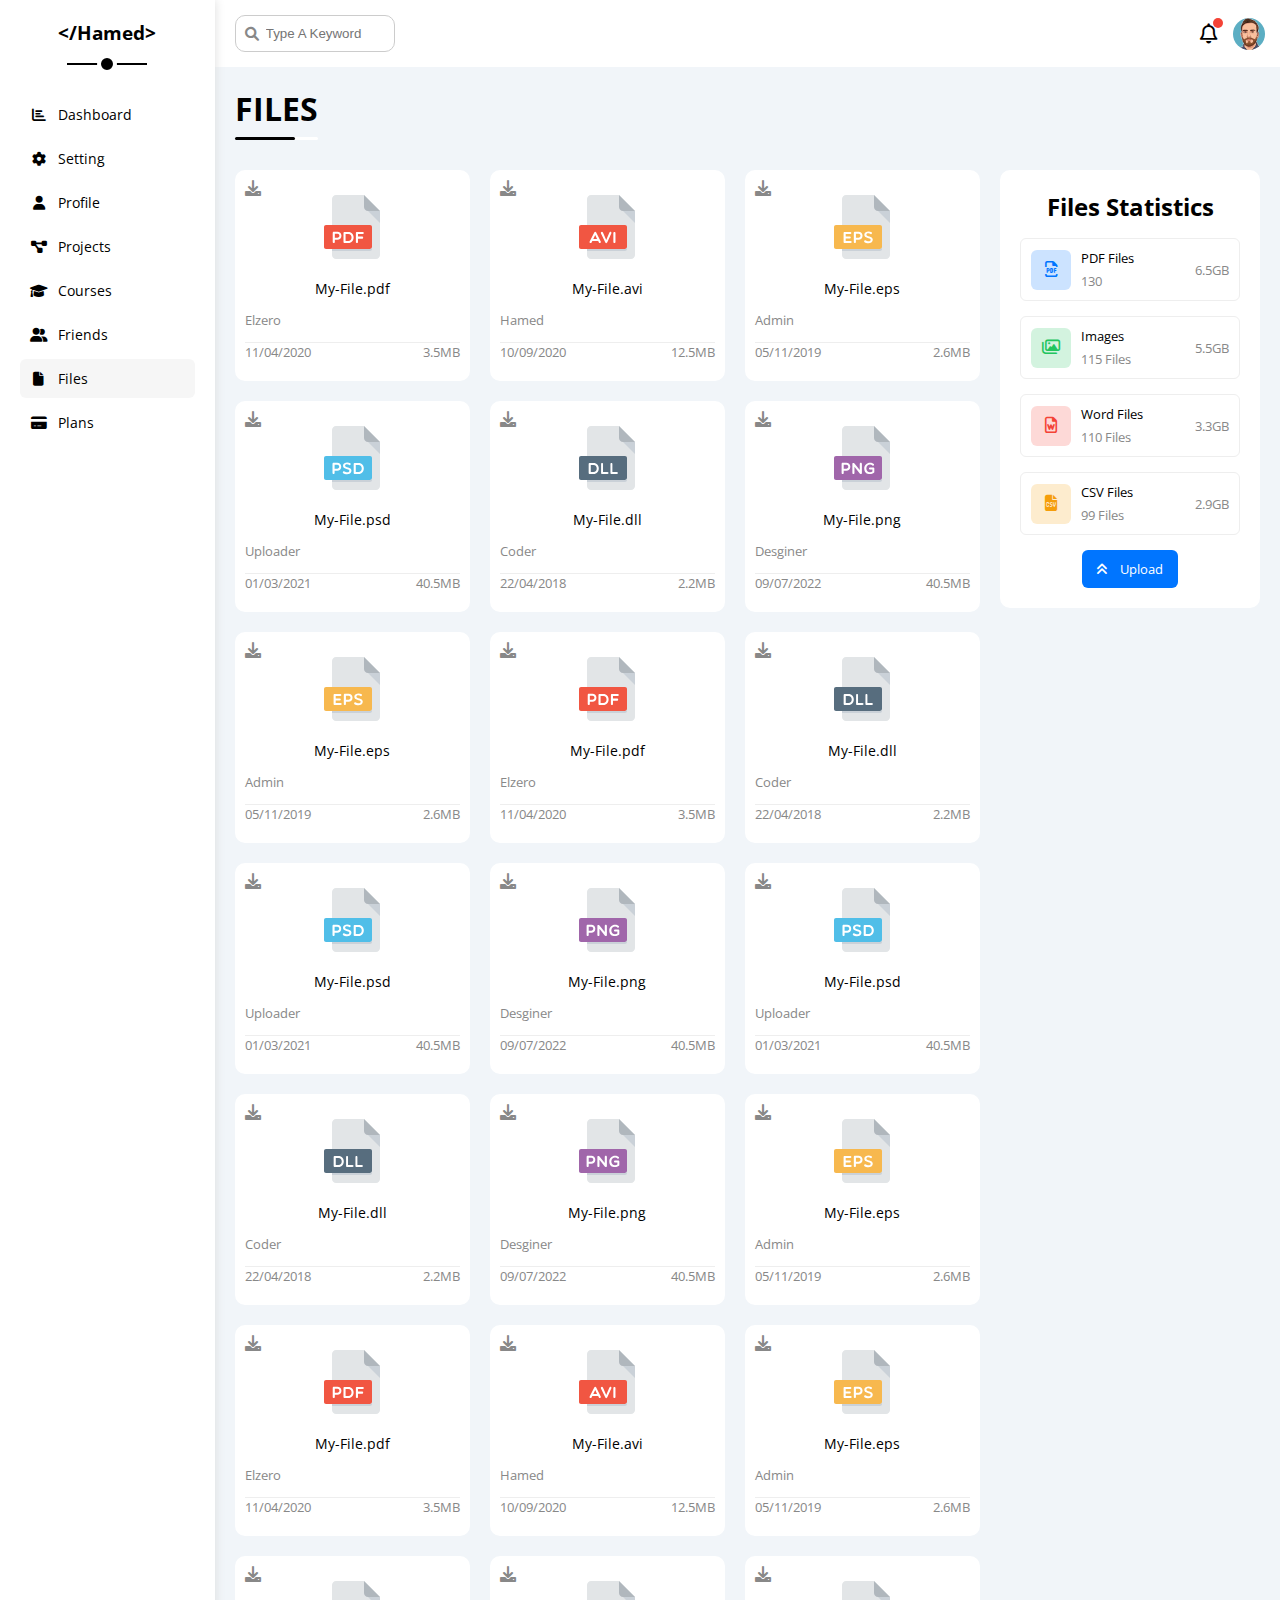
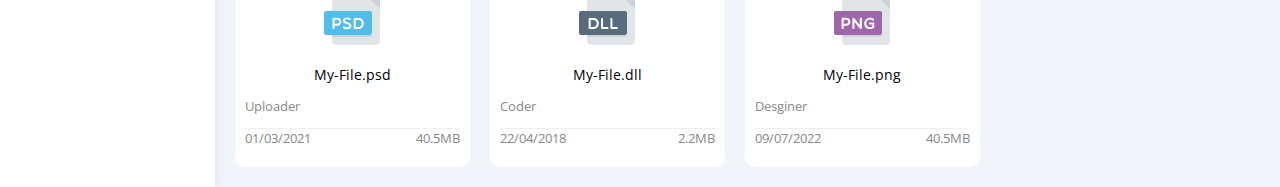
<file: files.html>
<!DOCTYPE html>
<html lang="en">
<head>
    <meta charset="UTF-8">
    <meta http-equiv="X-UA-Compatible" content="IE=edge">
    <meta name="viewport" content="width=device-width, initial-scale=1.0">
    <title>Files</title>
    <link rel="stylesheet" href="css/all.min.css">
    <link rel="stylesheet" href="css/framework.css">
    <link rel="stylesheet" href="css/master.css">
    <link rel="preconnect" href="https://fonts.googleapis.com">
    <link rel="preconnect" href="https://fonts.gstatic.com" crossorigin>
    <link href="https://fonts.googleapis.com/css2?family=Open+Sans:wght@400;500;700;800&display=swap" rel="stylesheet">
</head>
<body >
    <div class="page d-flex">
        <div class="sidebar bg-white p-20 relative">
            <h3 class="relative txt-c mt-0"> &lt;/Hamed> </h3>
            <ul>
                <li>
                    <a class=" d-flex al-center fs-14 c-black rad-6 p-10 mb-5 " href="index.html">
                        <i class="fa-solid fa-chart-bar fa-fw"></i>
                        <span class="ml-10 fs-14 hide-mobile">Dashboard</span>
                    </a>
                </li>
                <li>
                    <a class=" d-flex al-center fs-14 c-black rad-6 p-10 mb-5" href="setting.html">
                        <i class="fa-solid fa-gear fa-fw"></i>
                        <span class="ml-10 fs-14 hide-mobile" >Setting</span>
                    </a>
                </li>
                <li>
                    <a class=" d-flex al-center fs-14 c-black rad-6 p-10 mb-5" href="profile.html">
                        <i class="fa-solid fa-user fa-fw"></i>
                        <span class="ml-10 fs-14 hide-mobile">Profile</span>
                    </a>
                </li>
                <li>
                    <a class=" d-flex al-center fs-14 c-black rad-6 p-10 mb-5" href="projects.html">
                        <i class="fa-solid fa-diagram-project fa-fw"></i>
                        <span class="ml-10 fs-14 hide-mobile">Projects</span>
                    </a>
                </li>
                <li>
                    <a class=" d-flex al-center fs-14 c-black rad-6 p-10 mb-5" href="courses.html">
                        <i class="fa-solid fa-graduation-cap fa-fw"></i>
                        <span class="ml-10 fs-14 hide-mobile">Courses</span>
                    </a>
                </li>
                <li>
                    <a class=" d-flex al-center fs-14 c-black rad-6 p-10 mb-5" href="friends.html">
                        <i class="fa-solid fa-user-group fa-fw"></i>
                        <span class="ml-10 fs-14 hide-mobile">Friends</span>
                    </a>
                </li>
                <li>
                    <a class="active d-flex al-center fs-14 c-black rad-6 p-10 mb-5" href="files.html">
                        <i class="fa-solid fa-file fa-fw"></i>
                        <span class="ml-10 fs-14 hide-mobile">Files</span>
                    </a>
                </li>
                <li>
                    <a class=" d-flex al-center fs-14 c-black rad-6 p-10 mb-5" href="plans.html">
                        <i class="fa-solid fa-credit-card fa-fw"></i>
                        <span class="ml-10 fs-14 hide-mobile">Plans</span>
                    </a>
                </li>
            </ul>
        </div>
        <div class="content w-full of-hidden">
            <!-- Start Head -->
            <div class="head bg-white p-15 between-flex">
                <div class="search relative">
                    <input class="p-10 rad-10 border-grey " type="search" placeholder="Type A Keyword">
                </div>
                <div class="icon d-flex al-center">
                    <span class="notification relative">
                        <i class="fa-regular fa-bell fa-lg"></i>
                    </span>
                    <img src="images/avatar-05.png" alt="">
                </div>
            </div>
            <!-- end Head -->
            <h1 class="relative">Files</h1>
            <div class="files-page d-flex m-20 gap-20">
                <div class="files-stats p-20 bg-white rad-10">
                    <h2 class="mt-0 mb-15 txt-c c-mobile">Files Statistics</h2>
                    <div class="d-flex al-center border-eee p-10 rad-6 mb-15 fs-13">
                        <i class="fa-regular fa-file-pdf fa-lg blue center-flex c-blue icon rad-6"></i>
                        <div class="info">
                            <span>PDF Files</span>
                            <span class="c-grey d-block mt-5">130</span>
                        </div>
                        <div class="size c-grey">6.5GB</div>
                    </div>
                    <div class="d-flex al-center border-eee p-10 rad-6 mb-15 fs-13">
                        <i class="fa-regular fa-images fa-lg green center-flex c-green icon rad-6"></i>
                        <div class="info">
                            <span>Images</span>
                            <span class="c-grey d-block mt-5">115 Files</span>
                        </div>
                        <div class="size c-grey">5.5GB</div>
                    </div>
                    <div class="d-flex al-center border-eee p-10 rad-6 mb-15 fs-13">
                        <i class="fa-regular fa-file-word fa-lg red center-flex c-red icon rad-6"></i>
                        <div class="info">
                            <span>Word Files</span>
                            <span class="c-grey d-block mt-5">110 Files</span>
                        </div>
                        <div class="size c-grey">3.3GB</div>
                    </div>
                    <div class="d-flex al-center border-eee p-10 rad-6 mb-15 fs-13">
                        <i class="fa-solid fa-file-csv fa-lg orange center-flex c-orange icon rad-6"></i>
                        <div class="info">
                            <span>CSV Files</span>
                            <span class="c-grey d-block mt-5">99 Files</span>
                        </div>
                        <div class="size c-grey">2.9GB</div>
                    </div>
                    <a class="upload bg-blue c-white fs-13 rad-6 d-block w-fit " href="#">
                        <i class="fa-solid fa-angles-up mr-10"></i>
                        Upload
                    </a>
                </div>
                <div class="files-content d-grid gap-20">
                    <div class="file bg-white rad-10 p-10">
                        <i class="fa-solid fa-download c-grey absolute"></i>
                        <div class="icon txt-c">
                            <img class="mt-15 mb-15" src="images/pdf.svg" alt="">
                        </div>
                        <div class="txt-c mb-10 fs-14">My-File.pdf</div>
                        <p class="c-grey fs-13">Elzero</p>
                        <div class="info between-flex mt-10 pt-10 fs-13 c-grey">
                            <span>11/04/2020</span>
                            <span>3.5MB</span>
                        </div>
                    </div>
                    <div class="file bg-white rad-10 p-10">
                        <i class="fa-solid fa-download c-grey absolute"></i>
                        <div class="icon txt-c">
                            <img class="mt-15 mb-15" src="images/avi.svg" alt="">
                        </div>
                        <div class="txt-c mb-10 fs-14">My-File.avi</div>
                        <p class="c-grey fs-13">Hamed</p>
                        <div class="info between-flex mt-10 pt-10 fs-13 c-grey">
                            <span>10/09/2020</span>
                            <span>12.5MB</span>
                        </div>
                    </div>
                    <div class="file bg-white rad-10 p-10">
                        <i class="fa-solid fa-download c-grey absolute"></i>
                        <div class="icon txt-c">
                            <img class="mt-15 mb-15" src="images/eps.svg" alt="">
                        </div>
                        <div class="txt-c mb-10 fs-14">My-File.eps</div>
                        <p class="c-grey fs-13">Admin</p>
                        <div class="info between-flex mt-10 pt-10 fs-13 c-grey">
                            <span>05/11/2019</span>
                            <span>2.6MB</span>
                        </div>
                    </div>
                    <div class="file bg-white rad-10 p-10">
                        <i class="fa-solid fa-download c-grey absolute"></i>
                        <div class="icon txt-c">
                            <img class="mt-15 mb-15" src="images/psd.svg" alt="">
                        </div>
                        <div class="txt-c mb-10 fs-14">My-File.psd</div>
                        <p class="c-grey fs-13">Uploader</p>
                        <div class="info between-flex mt-10 pt-10 fs-13 c-grey">
                            <span>01/03/2021</span>
                            <span>40.5MB</span>
                        </div>
                    </div>
                    <div class="file bg-white rad-10 p-10">
                        <i class="fa-solid fa-download c-grey absolute"></i>
                        <div class="icon txt-c">
                            <img class="mt-15 mb-15" src="images/dll.svg" alt="">
                        </div>
                        <div class="txt-c mb-10 fs-14">My-File.dll</div>
                        <p class="c-grey fs-13">Coder</p>
                        <div class="info between-flex mt-10 pt-10 fs-13 c-grey">
                            <span>22/04/2018</span>
                            <span>2.2MB</span>
                        </div>
                    </div>
                    <div class="file bg-white rad-10 p-10">
                        <i class="fa-solid fa-download c-grey absolute"></i>
                        <div class="icon txt-c">
                            <img class="mt-15 mb-15" src="images/png.svg" alt="">
                        </div>
                        <div class="txt-c mb-10 fs-14">My-File.png</div>
                        <p class="c-grey fs-13">Desginer</p>
                        <div class="info between-flex mt-10 pt-10 fs-13 c-grey">
                            <span>09/07/2022</span>
                            <span>40.5MB</span>
                        </div>
                    </div>
                    <div class="file bg-white rad-10 p-10">
                        <i class="fa-solid fa-download c-grey absolute"></i>
                        <div class="icon txt-c">
                            <img class="mt-15 mb-15" src="images/eps.svg" alt="">
                        </div>
                        <div class="txt-c mb-10 fs-14">My-File.eps</div>
                        <p class="c-grey fs-13">Admin</p>
                        <div class="info between-flex mt-10 pt-10 fs-13 c-grey">
                            <span>05/11/2019</span>
                            <span>2.6MB</span>
                        </div>
                    </div>
                    <div class="file bg-white rad-10 p-10">
                        <i class="fa-solid fa-download c-grey absolute"></i>
                        <div class="icon txt-c">
                            <img class="mt-15 mb-15" src="images/pdf.svg" alt="">
                        </div>
                        <div class="txt-c mb-10 fs-14">My-File.pdf</div>
                        <p class="c-grey fs-13">Elzero</p>
                        <div class="info between-flex mt-10 pt-10 fs-13 c-grey">
                            <span>11/04/2020</span>
                            <span>3.5MB</span>
                        </div>
                    </div>
                    <div class="file bg-white rad-10 p-10">
                        <i class="fa-solid fa-download c-grey absolute"></i>
                        <div class="icon txt-c">
                            <img class="mt-15 mb-15" src="images/dll.svg" alt="">
                        </div>
                        <div class="txt-c mb-10 fs-14">My-File.dll</div>
                        <p class="c-grey fs-13">Coder</p>
                        <div class="info between-flex mt-10 pt-10 fs-13 c-grey">
                            <span>22/04/2018</span>
                            <span>2.2MB</span>
                        </div>
                    </div>
                    <div class="file bg-white rad-10 p-10">
                        <i class="fa-solid fa-download c-grey absolute"></i>
                        <div class="icon txt-c">
                            <img class="mt-15 mb-15" src="images/psd.svg" alt="">
                        </div>
                        <div class="txt-c mb-10 fs-14">My-File.psd</div>
                        <p class="c-grey fs-13">Uploader</p>
                        <div class="info between-flex mt-10 pt-10 fs-13 c-grey">
                            <span>01/03/2021</span>
                            <span>40.5MB</span>
                        </div>
                    </div>
                    <div class="file bg-white rad-10 p-10">
                        <i class="fa-solid fa-download c-grey absolute"></i>
                        <div class="icon txt-c">
                            <img class="mt-15 mb-15" src="images/png.svg" alt="">
                        </div>
                        <div class="txt-c mb-10 fs-14">My-File.png</div>
                        <p class="c-grey fs-13">Desginer</p>
                        <div class="info between-flex mt-10 pt-10 fs-13 c-grey">
                            <span>09/07/2022</span>
                            <span>40.5MB</span>
                        </div>
                    </div>
                    <div class="file bg-white rad-10 p-10">
                        <i class="fa-solid fa-download c-grey absolute"></i>
                        <div class="icon txt-c">
                            <img class="mt-15 mb-15" src="images/psd.svg" alt="">
                        </div>
                        <div class="txt-c mb-10 fs-14">My-File.psd</div>
                        <p class="c-grey fs-13">Uploader</p>
                        <div class="info between-flex mt-10 pt-10 fs-13 c-grey">
                            <span>01/03/2021</span>
                            <span>40.5MB</span>
                        </div>
                    </div>
                    <div class="file bg-white rad-10 p-10">
                        <i class="fa-solid fa-download c-grey absolute"></i>
                        <div class="icon txt-c">
                            <img class="mt-15 mb-15" src="images/dll.svg" alt="">
                        </div>
                        <div class="txt-c mb-10 fs-14">My-File.dll</div>
                        <p class="c-grey fs-13">Coder</p>
                        <div class="info between-flex mt-10 pt-10 fs-13 c-grey">
                            <span>22/04/2018</span>
                            <span>2.2MB</span>
                        </div>
                    </div>
                    <div class="file bg-white rad-10 p-10">
                        <i class="fa-solid fa-download c-grey absolute"></i>
                        <div class="icon txt-c">
                            <img class="mt-15 mb-15" src="images/png.svg" alt="">
                        </div>
                        <div class="txt-c mb-10 fs-14">My-File.png</div>
                        <p class="c-grey fs-13">Desginer</p>
                        <div class="info between-flex mt-10 pt-10 fs-13 c-grey">
                            <span>09/07/2022</span>
                            <span>40.5MB</span>
                        </div>
                    </div>
                    <div class="file bg-white rad-10 p-10">
                        <i class="fa-solid fa-download c-grey absolute"></i>
                        <div class="icon txt-c">
                            <img class="mt-15 mb-15" src="images/eps.svg" alt="">
                        </div>
                        <div class="txt-c mb-10 fs-14">My-File.eps</div>
                        <p class="c-grey fs-13">Admin</p>
                        <div class="info between-flex mt-10 pt-10 fs-13 c-grey">
                            <span>05/11/2019</span>
                            <span>2.6MB</span>
                        </div>
                    </div>
                    <div class="file bg-white rad-10 p-10">
                        <i class="fa-solid fa-download c-grey absolute"></i>
                        <div class="icon txt-c">
                            <img class="mt-15 mb-15" src="images/pdf.svg" alt="">
                        </div>
                        <div class="txt-c mb-10 fs-14">My-File.pdf</div>
                        <p class="c-grey fs-13">Elzero</p>
                        <div class="info between-flex mt-10 pt-10 fs-13 c-grey">
                            <span>11/04/2020</span>
                            <span>3.5MB</span>
                        </div>
                    </div>
                    <div class="file bg-white rad-10 p-10">
                        <i class="fa-solid fa-download c-grey absolute"></i>
                        <div class="icon txt-c">
                            <img class="mt-15 mb-15" src="images/avi.svg" alt="">
                        </div>
                        <div class="txt-c mb-10 fs-14">My-File.avi</div>
                        <p class="c-grey fs-13">Hamed</p>
                        <div class="info between-flex mt-10 pt-10 fs-13 c-grey">
                            <span>10/09/2020</span>
                            <span>12.5MB</span>
                        </div>
                    </div>
                    <div class="file bg-white rad-10 p-10">
                        <i class="fa-solid fa-download c-grey absolute"></i>
                        <div class="icon txt-c">
                            <img class="mt-15 mb-15" src="images/eps.svg" alt="">
                        </div>
                        <div class="txt-c mb-10 fs-14">My-File.eps</div>
                        <p class="c-grey fs-13">Admin</p>
                        <div class="info between-flex mt-10 pt-10 fs-13 c-grey">
                            <span>05/11/2019</span>
                            <span>2.6MB</span>
                        </div>
                    </div>
                    <div class="file bg-white rad-10 p-10">
                        <i class="fa-solid fa-download c-grey absolute"></i>
                        <div class="icon txt-c">
                            <img class="mt-15 mb-15" src="images/psd.svg" alt="">
                        </div>
                        <div class="txt-c mb-10 fs-14">My-File.psd</div>
                        <p class="c-grey fs-13">Uploader</p>
                        <div class="info between-flex mt-10 pt-10 fs-13 c-grey">
                            <span>01/03/2021</span>
                            <span>40.5MB</span>
                        </div>
                    </div>
                    <div class="file bg-white rad-10 p-10">
                        <i class="fa-solid fa-download c-grey absolute"></i>
                        <div class="icon txt-c">
                            <img class="mt-15 mb-15" src="images/dll.svg" alt="">
                        </div>
                        <div class="txt-c mb-10 fs-14">My-File.dll</div>
                        <p class="c-grey fs-13">Coder</p>
                        <div class="info between-flex mt-10 pt-10 fs-13 c-grey">
                            <span>22/04/2018</span>
                            <span>2.2MB</span>
                        </div>
                    </div>
                    <div class="file bg-white rad-10 p-10">
                        <i class="fa-solid fa-download c-grey absolute"></i>
                        <div class="icon txt-c">
                            <img class="mt-15 mb-15" src="images/png.svg" alt="">
                        </div>
                        <div class="txt-c mb-10 fs-14">My-File.png</div>
                        <p class="c-grey fs-13">Desginer</p>
                        <div class="info between-flex mt-10 pt-10 fs-13 c-grey">
                            <span>09/07/2022</span>
                            <span>40.5MB</span>
                        </div>
                    </div>
                </div>
            </div>
        </div>
    </div>
</body>
</html>
</file>
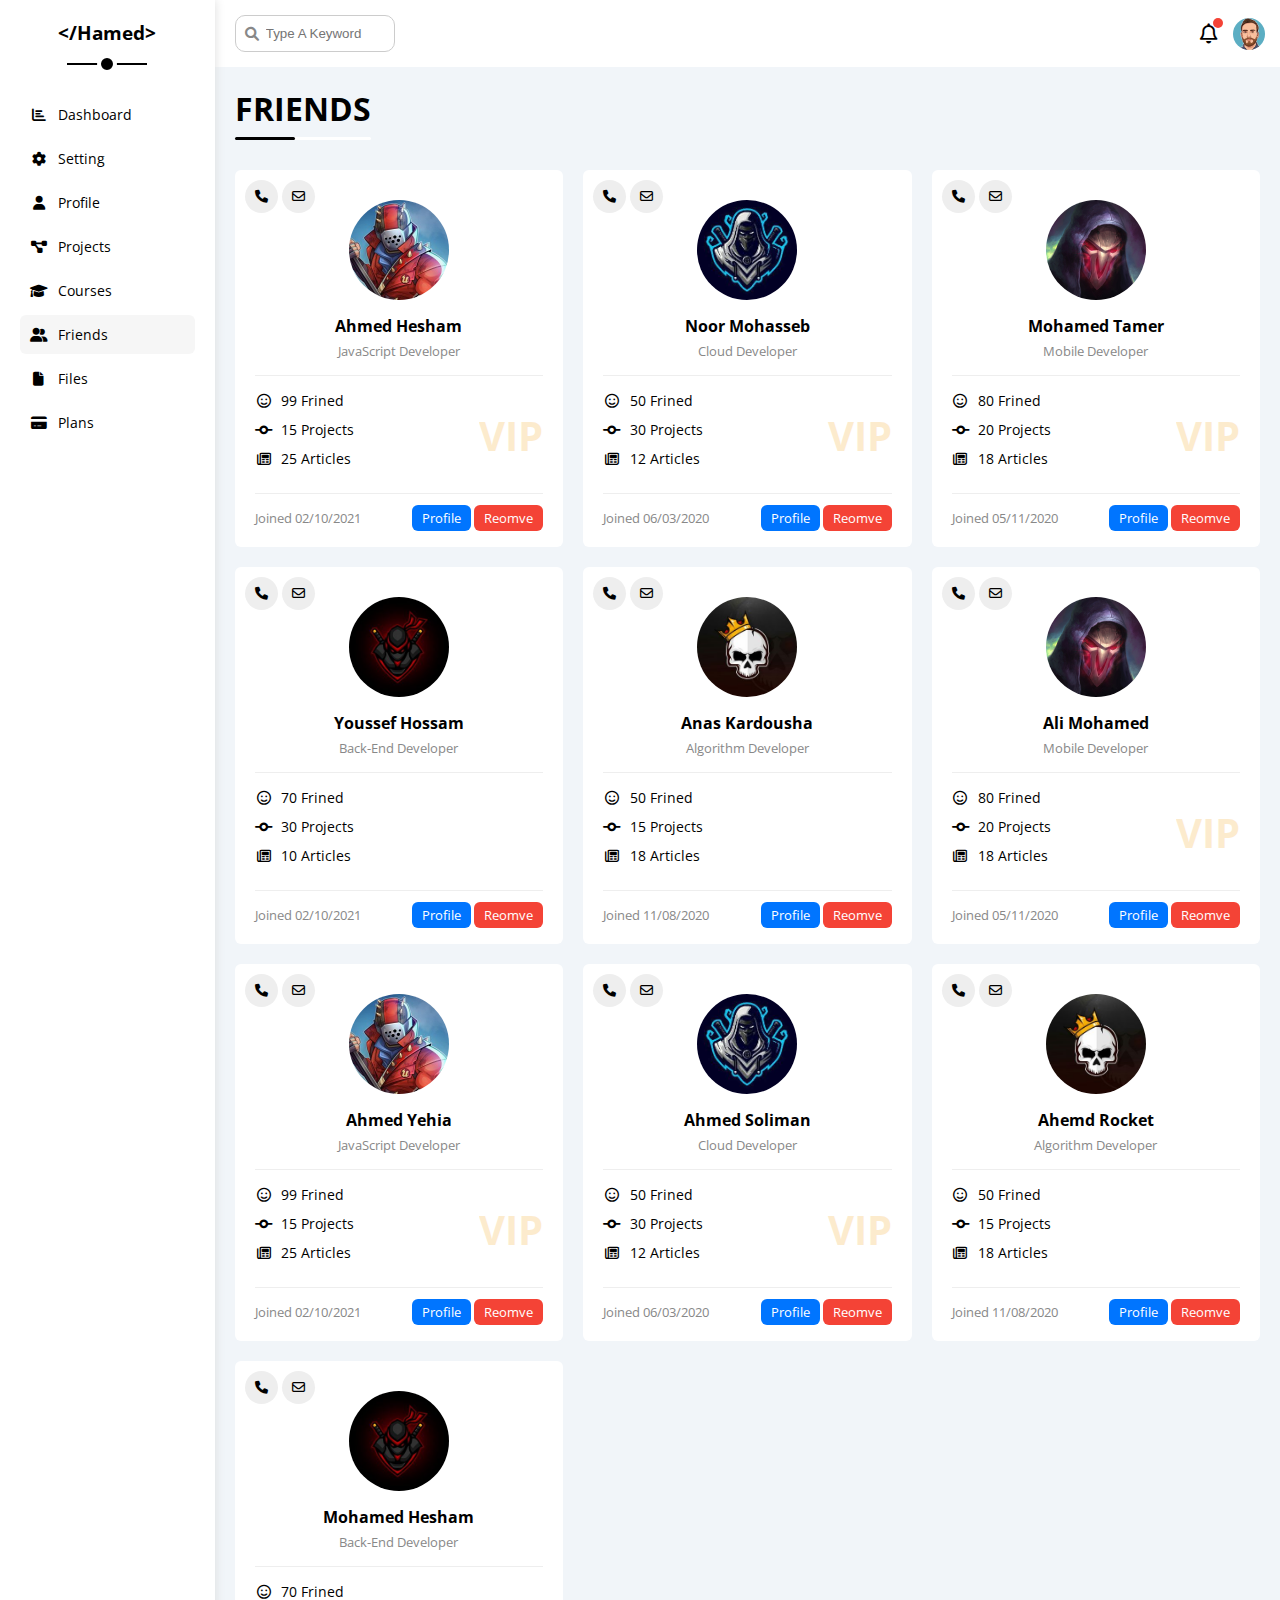
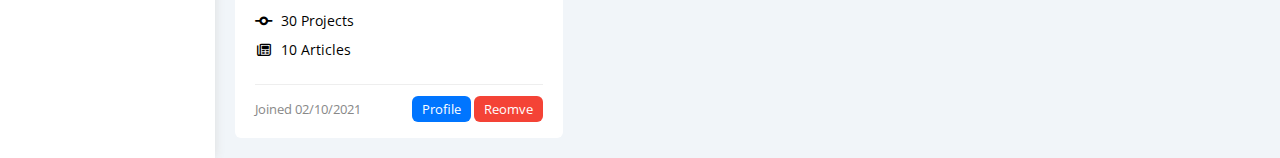
<file: friends.html>
<!DOCTYPE html>
<html lang="en">
<head>
    <meta charset="UTF-8">
    <meta http-equiv="X-UA-Compatible" content="IE=edge">
    <meta name="viewport" content="width=device-width, initial-scale=1.0">
    <title>Friends</title>
    <link rel="stylesheet" href="css/all.min.css">
    <link rel="stylesheet" href="css/framework.css">
    <link rel="stylesheet" href="css/master.css">
    <link rel="preconnect" href="https://fonts.googleapis.com">
    <link rel="preconnect" href="https://fonts.gstatic.com" crossorigin>
    <link href="https://fonts.googleapis.com/css2?family=Open+Sans:wght@400;500;700;800&display=swap" rel="stylesheet">
</head>
<body >
    <div class="page d-flex">
        <div class="sidebar bg-white p-20 relative">
            <h3 class="relative txt-c mt-0"> &lt;/Hamed> </h3>
            <ul>
                <li>
                    <a class=" d-flex al-center fs-14 c-black rad-6 p-10 mb-5 " href="index.html">
                        <i class="fa-solid fa-chart-bar fa-fw"></i>
                        <span class="ml-10 fs-14 hide-mobile">Dashboard</span>
                    </a>
                </li>
                <li>
                    <a class=" d-flex al-center fs-14 c-black rad-6 p-10 mb-5" href="setting.html">
                        <i class="fa-solid fa-gear fa-fw"></i>
                        <span class="ml-10 fs-14 hide-mobile" >Setting</span>
                    </a>
                </li>
                <li>
                    <a class=" d-flex al-center fs-14 c-black rad-6 p-10 mb-5" href="profile.html">
                        <i class="fa-solid fa-user fa-fw"></i>
                        <span class="ml-10 fs-14 hide-mobile">Profile</span>
                    </a>
                </li>
                <li>
                    <a class=" d-flex al-center fs-14 c-black rad-6 p-10 mb-5" href="projects.html">
                        <i class="fa-solid fa-diagram-project fa-fw"></i>
                        <span class="ml-10 fs-14 hide-mobile">Projects</span>
                    </a>
                </li>
                <li>
                    <a class=" d-flex al-center fs-14 c-black rad-6 p-10 mb-5" href="courses.html">
                        <i class="fa-solid fa-graduation-cap fa-fw"></i>
                        <span class="ml-10 fs-14 hide-mobile">Courses</span>
                    </a>
                </li>
                <li>
                    <a class=" active d-flex al-center fs-14 c-black rad-6 p-10 mb-5" href="friends.html">
                        <i class="fa-solid fa-user-group fa-fw"></i>
                        <span class="ml-10 fs-14 hide-mobile">Friends</span>
                    </a>
                </li>
                <li>
                    <a class=" d-flex al-center fs-14 c-black rad-6 p-10 mb-5" href="files.html">
                        <i class="fa-solid fa-file fa-fw"></i>
                        <span class="ml-10 fs-14 hide-mobile">Files</span>
                    </a>
                </li>
                <li>
                    <a class=" d-flex al-center fs-14 c-black rad-6 p-10 mb-5" href="plans.html">
                        <i class="fa-solid fa-credit-card fa-fw"></i>
                        <span class="ml-10 fs-14 hide-mobile">Plans</span>
                    </a>
                </li>
            </ul>
        </div>
        <div class="content w-full of-hidden">
            <!-- Start Head -->
            <div class="head bg-white p-15 between-flex">
                <div class="search relative">
                    <input class="p-10 rad-10 border-grey " type="search" placeholder="Type A Keyword">
                </div>
                <div class="icon d-flex al-center">
                    <span class="notification relative">
                        <i class="fa-regular fa-bell fa-lg"></i>
                    </span>
                    <img src="images/avatar-05.png" alt="">
                </div>
            </div>
            <!-- end Head -->
            <h1 class="relative">Friends</h1>
            <div class="friends-page d-grid m-20 gap-20">
                <div class="friend bg-white rad-6 p-20 relative">
                    <div class="contact">
                        <i class="fa-solid fa-phone"></i>
                        <i class="fa-regular fa-envelope"></i>
                    </div>
                    <div class="txt-c">
                        <img class="rad-half mt-10 mb-10 w-100 h-100" src="images/friend-01.jpg" alt="">
                        <h4 class="m-0">Ahmed Hesham</h4>
                        <p class="c-grey fs-13 mt-5 mb-0">JavaScript Developer</p>
                    </div>
                    <div class="icons fs-14 relative">
                        <div class="mb-10">
                            <i class="fa-regular fa-face-smile fa-fw"></i>
                            <span>99 Frined</span>
                        </div>
                        <div class="mb-10">
                            <i class="fa-solid fa-code-commit fa-fw"></i>
                            <span>15 Projects</span>
                        </div>
                        <div class="mb-10">
                            <i class="fa-regular fa-newspaper fa-fw"></i>
                            <span>25 Articles</span>
                        </div>
                        <span class="vip fw-bold c-orange">VIP</span>
                    </div>
                    <div class="info between-flex fs-13">
                        <span class="c-grey">Joined 02/10/2021</span>
                        <div>
                            <a class="bg-blue btn-shape c-white" href="profile.html">Profile</a>
                            <a class="bg-red c-white btn-shape" href="#">Reomve</a>
                        </div>
                    </div>
                </div>
                <div class="friend bg-white rad-6 p-20 relative">
                    <div class="contact">
                        <i class="fa-solid fa-phone"></i>
                        <i class="fa-regular fa-envelope"></i>
                    </div>
                    <div class="txt-c">
                        <img class="rad-half mt-10 mb-10 w-100 h-100" src="images/friend-02.jpg" alt="">
                        <h4 class="m-0">Noor Mohasseb</h4>
                        <p class="c-grey fs-13 mt-5 mb-0">Cloud Developer</p>
                    </div>
                    <div class="icons fs-14 relative">
                        <div class="mb-10">
                            <i class="fa-regular fa-face-smile fa-fw"></i>
                            <span>50 Frined</span>
                        </div>
                        <div class="mb-10">
                            <i class="fa-solid fa-code-commit fa-fw"></i>
                            <span>30 Projects</span>
                        </div>
                        <div class="mb-10">
                            <i class="fa-regular fa-newspaper fa-fw"></i>
                            <span>12 Articles</span>
                        </div>
                        <span class="vip fw-bold c-orange">VIP</span>
                    </div>
                    <div class="info between-flex fs-13">
                        <span class="c-grey">Joined 06/03/2020</span>
                        <div>
                            <a class="bg-blue btn-shape c-white" href="profile.html">Profile</a>
                            <a class="bg-red c-white btn-shape" href="#">Reomve</a>
                        </div>
                    </div>
                </div>
                <div class="friend bg-white rad-6 p-20 relative">
                    <div class="contact">
                        <i class="fa-solid fa-phone"></i>
                        <i class="fa-regular fa-envelope"></i>
                    </div>
                    <div class="txt-c">
                        <img class="rad-half mt-10 mb-10 w-100 h-100" src="images/friend-03.jpg" alt="">
                        <h4 class="m-0">Mohamed Tamer</h4>
                        <p class="c-grey fs-13 mt-5 mb-0">Mobile Developer</p>
                    </div>
                    <div class="icons fs-14 relative">
                        <div class="mb-10">
                            <i class="fa-regular fa-face-smile fa-fw"></i>
                            <span>80 Frined</span>
                        </div>
                        <div class="mb-10">
                            <i class="fa-solid fa-code-commit fa-fw"></i>
                            <span>20 Projects</span>
                        </div>
                        <div class="mb-10">
                            <i class="fa-regular fa-newspaper fa-fw"></i>
                            <span>18 Articles</span>
                        </div>
                        <span class="vip fw-bold c-orange">VIP</span>
                    </div>
                    <div class="info between-flex fs-13">
                        <span class="c-grey">Joined 05/11/2020</span>
                        <div>
                            <a class="bg-blue btn-shape c-white" href="profile.html">Profile</a>
                            <a class="bg-red c-white btn-shape" href="#">Reomve</a>
                        </div>
                    </div>
                </div>
                <div class="friend bg-white rad-6 p-20 relative">
                    <div class="contact">
                        <i class="fa-solid fa-phone"></i>
                        <i class="fa-regular fa-envelope"></i>
                    </div>
                    <div class="txt-c">
                        <img class="rad-half mt-10 mb-10 w-100 h-100" src="images/friend-04.jpg" alt="">
                        <h4 class="m-0">Youssef Hossam</h4>
                        <p class="c-grey fs-13 mt-5 mb-0">Back-End Developer</p>
                    </div>
                    <div class="icons fs-14 relative">
                        <div class="mb-10">
                            <i class="fa-regular fa-face-smile fa-fw"></i>
                            <span>70 Frined</span>
                        </div>
                        <div class="mb-10">
                            <i class="fa-solid fa-code-commit fa-fw"></i>
                            <span>30 Projects</span>
                        </div>
                        <div class="mb-10">
                            <i class="fa-regular fa-newspaper fa-fw"></i>
                            <span>10 Articles</span>
                        </div>
                    </div>
                    <div class="info between-flex fs-13">
                        <span class="c-grey">Joined 02/10/2021</span>
                        <div>
                            <a class="bg-blue btn-shape c-white" href="profile.html">Profile</a>
                            <a class="bg-red c-white btn-shape" href="#">Reomve</a>
                        </div>
                    </div>
                </div>
                <div class="friend bg-white rad-6 p-20 relative">
                    <div class="contact">
                        <i class="fa-solid fa-phone"></i>
                        <i class="fa-regular fa-envelope"></i>
                    </div>
                    <div class="txt-c">
                        <img class="rad-half mt-10 mb-10 w-100 h-100" src="images/friend-05.jpg" alt="">
                        <h4 class="m-0">Anas Kardousha</h4>
                        <p class="c-grey fs-13 mt-5 mb-0">Algorithm Developer</p>
                    </div>
                    <div class="icons fs-14 relative">
                        <div class="mb-10">
                            <i class="fa-regular fa-face-smile fa-fw"></i>
                            <span>50 Frined</span>
                        </div>
                        <div class="mb-10">
                            <i class="fa-solid fa-code-commit fa-fw"></i>
                            <span>15 Projects</span>
                        </div>
                        <div class="mb-10">
                            <i class="fa-regular fa-newspaper fa-fw"></i>
                            <span>18 Articles</span>
                        </div>
                    </div>
                    <div class="info between-flex fs-13">
                        <span class="c-grey">Joined 11/08/2020</span>
                        <div>
                            <a class="bg-blue btn-shape c-white" href="profile.html">Profile</a>
                            <a class="bg-red c-white btn-shape" href="#">Reomve</a>
                        </div>
                    </div>
                </div>
                <div class="friend bg-white rad-6 p-20 relative">
                    <div class="contact">
                        <i class="fa-solid fa-phone"></i>
                        <i class="fa-regular fa-envelope"></i>
                    </div>
                    <div class="txt-c">
                        <img class="rad-half mt-10 mb-10 w-100 h-100" src="images/friend-03.jpg" alt="">
                        <h4 class="m-0">Ali Mohamed</h4>
                        <p class="c-grey fs-13 mt-5 mb-0">Mobile Developer</p>
                    </div>
                    <div class="icons fs-14 relative">
                        <div class="mb-10">
                            <i class="fa-regular fa-face-smile fa-fw"></i>
                            <span>80 Frined</span>
                        </div>
                        <div class="mb-10">
                            <i class="fa-solid fa-code-commit fa-fw"></i>
                            <span>20 Projects</span>
                        </div>
                        <div class="mb-10">
                            <i class="fa-regular fa-newspaper fa-fw"></i>
                            <span>18 Articles</span>
                        </div>
                        <span class="vip fw-bold c-orange">VIP</span>
                    </div>
                    <div class="info between-flex fs-13">
                        <span class="c-grey">Joined 05/11/2020</span>
                        <div>
                            <a class="bg-blue btn-shape c-white" href="profile.html">Profile</a>
                            <a class="bg-red c-white btn-shape" href="#">Reomve</a>
                        </div>
                    </div>
                </div>
                <div class="friend bg-white rad-6 p-20 relative">
                    <div class="contact">
                        <i class="fa-solid fa-phone"></i>
                        <i class="fa-regular fa-envelope"></i>
                    </div>
                    <div class="txt-c">
                        <img class="rad-half mt-10 mb-10 w-100 h-100" src="images/friend-01.jpg" alt="">
                        <h4 class="m-0">Ahmed Yehia</h4>
                        <p class="c-grey fs-13 mt-5 mb-0">JavaScript Developer</p>
                    </div>
                    <div class="icons fs-14 relative">
                        <div class="mb-10">
                            <i class="fa-regular fa-face-smile fa-fw"></i>
                            <span>99 Frined</span>
                        </div>
                        <div class="mb-10">
                            <i class="fa-solid fa-code-commit fa-fw"></i>
                            <span>15 Projects</span>
                        </div>
                        <div class="mb-10">
                            <i class="fa-regular fa-newspaper fa-fw"></i>
                            <span>25 Articles</span>
                        </div>
                        <span class="vip fw-bold c-orange">VIP</span>
                    </div>
                    <div class="info between-flex fs-13">
                        <span class="c-grey">Joined 02/10/2021</span>
                        <div>
                            <a class="bg-blue btn-shape c-white" href="profile.html">Profile</a>
                            <a class="bg-red c-white btn-shape" href="#">Reomve</a>
                        </div>
                    </div>
                </div>
                <div class="friend bg-white rad-6 p-20 relative">
                    <div class="contact">
                        <i class="fa-solid fa-phone"></i>
                        <i class="fa-regular fa-envelope"></i>
                    </div>
                    <div class="txt-c">
                        <img class="rad-half mt-10 mb-10 w-100 h-100" src="images/friend-02.jpg" alt="">
                        <h4 class="m-0">Ahmed Soliman</h4>
                        <p class="c-grey fs-13 mt-5 mb-0">Cloud Developer</p>
                    </div>
                    <div class="icons fs-14 relative">
                        <div class="mb-10">
                            <i class="fa-regular fa-face-smile fa-fw"></i>
                            <span>50 Frined</span>
                        </div>
                        <div class="mb-10">
                            <i class="fa-solid fa-code-commit fa-fw"></i>
                            <span>30 Projects</span>
                        </div>
                        <div class="mb-10">
                            <i class="fa-regular fa-newspaper fa-fw"></i>
                            <span>12 Articles</span>
                        </div>
                        <span class="vip fw-bold c-orange">VIP</span>
                    </div>
                    <div class="info between-flex fs-13">
                        <span class="c-grey">Joined 06/03/2020</span>
                        <div>
                            <a class="bg-blue btn-shape c-white" href="profile.html">Profile</a>
                            <a class="bg-red c-white btn-shape" href="#">Reomve</a>
                        </div>
                    </div>
                </div>
                <div class="friend bg-white rad-6 p-20 relative">
                    <div class="contact">
                        <i class="fa-solid fa-phone"></i>
                        <i class="fa-regular fa-envelope"></i>
                    </div>
                    <div class="txt-c">
                        <img class="rad-half mt-10 mb-10 w-100 h-100" src="images/friend-05.jpg" alt="">
                        <h4 class="m-0">Ahemd Rocket</h4>
                        <p class="c-grey fs-13 mt-5 mb-0">Algorithm Developer</p>
                    </div>
                    <div class="icons fs-14 relative">
                        <div class="mb-10">
                            <i class="fa-regular fa-face-smile fa-fw"></i>
                            <span>50 Frined</span>
                        </div>
                        <div class="mb-10">
                            <i class="fa-solid fa-code-commit fa-fw"></i>
                            <span>15 Projects</span>
                        </div>
                        <div class="mb-10">
                            <i class="fa-regular fa-newspaper fa-fw"></i>
                            <span>18 Articles</span>
                        </div>
                    </div>
                    <div class="info between-flex fs-13">
                        <span class="c-grey">Joined 11/08/2020</span>
                        <div>
                            <a class="bg-blue btn-shape c-white" href="profile.html">Profile</a>
                            <a class="bg-red c-white btn-shape" href="#">Reomve</a>
                        </div>
                    </div>
                </div>
                <div class="friend bg-white rad-6 p-20 relative">
                    <div class="contact">
                        <i class="fa-solid fa-phone"></i>
                        <i class="fa-regular fa-envelope"></i>
                    </div>
                    <div class="txt-c">
                        <img class="rad-half mt-10 mb-10 w-100 h-100" src="images/friend-04.jpg" alt="">
                        <h4 class="m-0">Mohamed Hesham</h4>
                        <p class="c-grey fs-13 mt-5 mb-0">Back-End Developer</p>
                    </div>
                    <div class="icons fs-14 relative">
                        <div class="mb-10">
                            <i class="fa-regular fa-face-smile fa-fw"></i>
                            <span>70 Frined</span>
                        </div>
                        <div class="mb-10">
                            <i class="fa-solid fa-code-commit fa-fw"></i>
                            <span>30 Projects</span>
                        </div>
                        <div class="mb-10">
                            <i class="fa-regular fa-newspaper fa-fw"></i>
                            <span>10 Articles</span>
                        </div>
                    </div>
                    <div class="info between-flex fs-13">
                        <span class="c-grey">Joined 02/10/2021</span>
                        <div>
                            <a class="bg-blue btn-shape c-white" href="profile.html">Profile</a>
                            <a class="bg-red c-white btn-shape" href="#">Reomve</a>
                        </div>
                    </div>
                </div>
            </div>
        </div>
    </div>
</body>
</html>
</file>
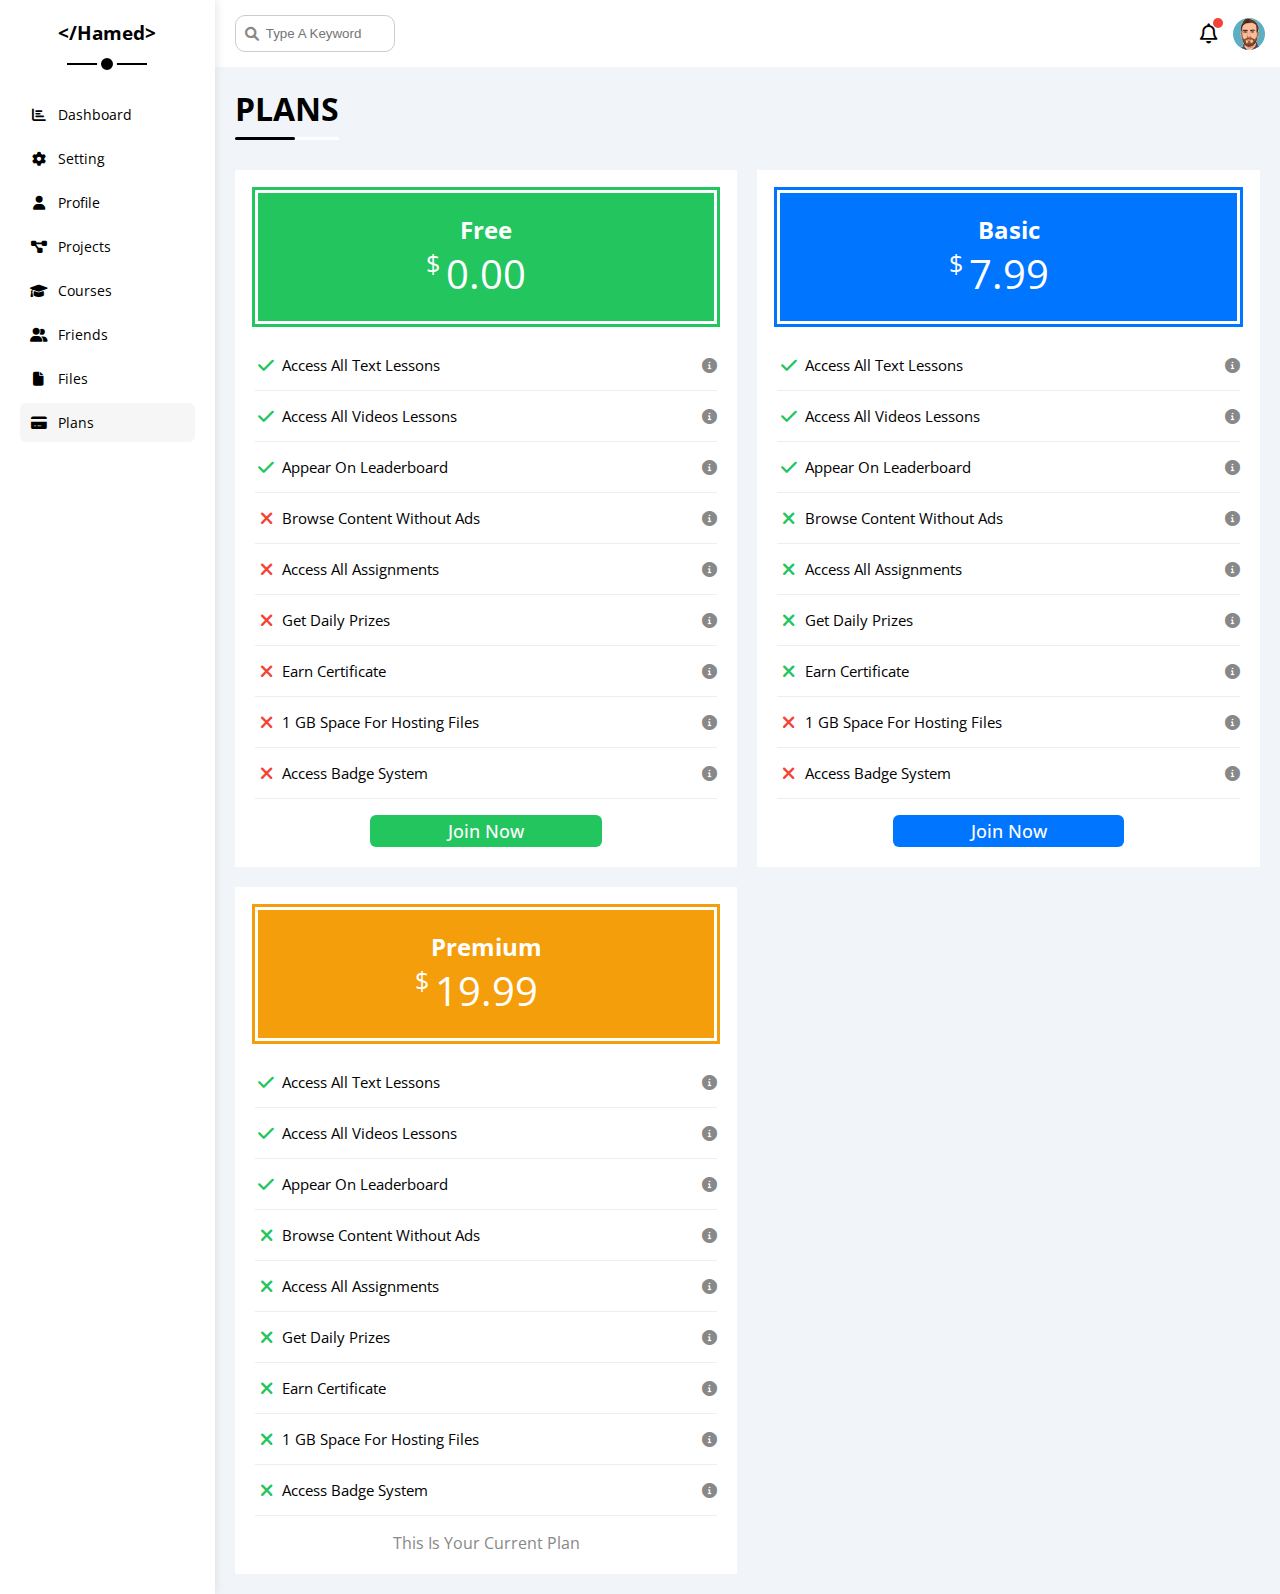
<file: plans.html>
<!DOCTYPE html>
<html lang="en">
<head>
    <meta charset="UTF-8">
    <meta http-equiv="X-UA-Compatible" content="IE=edge">
    <meta name="viewport" content="width=device-width, initial-scale=1.0">
    <title>Plans</title>
    <link rel="stylesheet" href="css/all.min.css">
    <link rel="stylesheet" href="css/framework.css">
    <link rel="stylesheet" href="css/master.css">
    <link rel="preconnect" href="https://fonts.googleapis.com">
    <link rel="preconnect" href="https://fonts.gstatic.com" crossorigin>
    <link href="https://fonts.googleapis.com/css2?family=Open+Sans:wght@400;500;700;800&display=swap" rel="stylesheet">
</head>
<body >
    <div class="page d-flex">
        <div class="sidebar bg-white p-20 relative">
            <h3 class="relative txt-c mt-0"> &lt;/Hamed> </h3>
            <ul>
                <li>
                    <a class=" d-flex al-center fs-14 c-black rad-6 p-10 mb-5 " href="index.html">
                        <i class="fa-solid fa-chart-bar fa-fw"></i>
                        <span class="ml-10 fs-14 hide-mobile">Dashboard</span>
                    </a>
                </li>
                <li>
                    <a class=" d-flex al-center fs-14 c-black rad-6 p-10 mb-5" href="setting.html">
                        <i class="fa-solid fa-gear fa-fw"></i>
                        <span class="ml-10 fs-14 hide-mobile" >Setting</span>
                    </a>
                </li>
                <li>
                    <a class=" d-flex al-center fs-14 c-black rad-6 p-10 mb-5" href="profile.html">
                        <i class="fa-solid fa-user fa-fw"></i>
                        <span class="ml-10 fs-14 hide-mobile">Profile</span>
                    </a>
                </li>
                <li>
                    <a class=" d-flex al-center fs-14 c-black rad-6 p-10 mb-5" href="projects.html">
                        <i class="fa-solid fa-diagram-project fa-fw"></i>
                        <span class="ml-10 fs-14 hide-mobile">Projects</span>
                    </a>
                </li>
                <li>
                    <a class=" d-flex al-center fs-14 c-black rad-6 p-10 mb-5" href="courses.html">
                        <i class="fa-solid fa-graduation-cap fa-fw"></i>
                        <span class="ml-10 fs-14 hide-mobile">Courses</span>
                    </a>
                </li>
                <li>
                    <a class=" d-flex al-center fs-14 c-black rad-6 p-10 mb-5" href="friends.html">
                        <i class="fa-solid fa-user-group fa-fw"></i>
                        <span class="ml-10 fs-14 hide-mobile">Friends</span>
                    </a>
                </li>
                <li>
                    <a class=" d-flex al-center fs-14 c-black rad-6 p-10 mb-5" href="files.html">
                        <i class="fa-solid fa-file fa-fw"></i>
                        <span class="ml-10 fs-14 hide-mobile">Files</span>
                    </a>
                </li>
                <li>
                    <a class="active d-flex al-center fs-14 c-black rad-6 p-10 mb-5" href="plans.html">
                        <i class="fa-solid fa-credit-card fa-fw"></i>
                        <span class="ml-10 fs-14 hide-mobile">Plans</span>
                    </a>
                </li>
            </ul>
        </div>
        <div class="content w-full of-hidden">
            <!-- Start Head -->
            <div class="head bg-white p-15 between-flex">
                <div class="search relative">
                    <input class="p-10 rad-10 border-grey " type="search" placeholder="Type A Keyword">
                </div>
                <div class="icon d-flex al-center">
                    <span class="notification relative">
                        <i class="fa-regular fa-bell fa-lg"></i>
                    </span>
                    <img src="images/avatar-05.png" alt="">
                </div>
            </div>
            <!-- end Head -->
            <h1 class="relative">Plans</h1>
            <div class="plans-page d-grid m-20 gap-20">
                <div class="plan green bg-white p-20">
                    <div class="top bg-green txt-c p-20">
                        <h2 class="m-0  c-white">Free</h2>
                        <div class="price c-white"><span>$</span>0.00</div>
                    </div>
                    <ul>
                        <li>
                            <i class="fa-solid fa-check fa-fw yes"></i>
                            <span>Access All Text Lessons</span>
                            <i class="fa-solid fa-circle-info help"></i>
                        </li>
                        <li>
                            <i class="fa-solid fa-check fa-fw yes"></i>
                            <span>Access All Videos Lessons</span>
                            <i class="fa-solid fa-circle-info help"></i>
                        </li>
                        <li>
                            <i class="fa-solid fa-check fa-fw yes"></i>
                            <span>Appear On Leaderboard</span>
                            <i class="fa-solid fa-circle-info help"></i>
                        </li>
                        <li>
                            <i class="fa-solid fa-xmark fa-fw"></i>
                            <span>Browse Content Without Ads</span>
                            <i class="fa-solid fa-circle-info help"></i>
                        </li>
                        <li>
                            <i class="fa-solid fa-xmark fa-fw"></i>
                            <span>Access All Assignments</span>
                            <i class="fa-solid fa-circle-info help"></i>
                        </li>
                        <li>
                            <i class="fa-solid fa-xmark fa-fw"></i>
                            <span>Get Daily Prizes</span>
                            <i class="fa-solid fa-circle-info help"></i>
                        </li>
                        <li>
                            <i class="fa-solid fa-xmark fa-fw"></i>
                            <span>Earn Certificate</span>
                            <i class="fa-solid fa-circle-info help"></i>
                        </li>
                        <li>
                            <i class="fa-solid fa-xmark fa-fw"></i>
                            <span>1 GB Space For Hosting Files</span>
                            <i class="fa-solid fa-circle-info help"></i>
                        </li>
                        <li>
                            <i class="fa-solid fa-xmark fa-fw"></i>
                            <span>Access Badge System</span>
                            <i class="fa-solid fa-circle-info help"></i>
                        </li>
                    </ul>
                    <a class="btn btn-shape bg-green c-white d-block w-fit" href="index.html">Join Now</a>
                </div>
                <div class="plan blue bg-white p-20">
                    <div class="top bg-blue txt-c p-20">
                        <h2 class="m-0  c-white">Basic</h2>
                        <div class="price c-white"><span>$</span>7.99</div>
                    </div>
                    <ul>
                        <li>
                            <i class="fa-solid fa-check fa-fw yes"></i>
                            <span>Access All Text Lessons</span>
                            <i class="fa-solid fa-circle-info help"></i>
                        </li>
                        <li>
                            <i class="fa-solid fa-check fa-fw yes"></i>
                            <span>Access All Videos Lessons</span>
                            <i class="fa-solid fa-circle-info help"></i>
                        </li>
                        <li>
                            <i class="fa-solid fa-check fa-fw yes"></i>
                            <span>Appear On Leaderboard</span>
                            <i class="fa-solid fa-circle-info help"></i>
                        </li>
                        <li>
                            <i class="fa-solid fa-xmark fa-fw yes"></i>
                            <span>Browse Content Without Ads</span>
                            <i class="fa-solid fa-circle-info help"></i>
                        </li>
                        <li>
                            <i class="fa-solid fa-xmark fa-fw yes"></i>
                            <span>Access All Assignments</span>
                            <i class="fa-solid fa-circle-info help"></i>
                        </li>
                        <li>
                            <i class="fa-solid fa-xmark fa-fw yes"></i>
                            <span>Get Daily Prizes</span>
                            <i class="fa-solid fa-circle-info help"></i>
                        </li>
                        <li>
                            <i class="fa-solid fa-xmark fa-fw yes"></i>
                            <span>Earn Certificate</span>
                            <i class="fa-solid fa-circle-info help"></i>
                        </li>
                        <li>
                            <i class="fa-solid fa-xmark fa-fw"></i>
                            <span>1 GB Space For Hosting Files</span>
                            <i class="fa-solid fa-circle-info help"></i>
                        </li>
                        <li>
                            <i class="fa-solid fa-xmark fa-fw"></i>
                            <span>Access Badge System</span>
                            <i class="fa-solid fa-circle-info help"></i>
                        </li>
                    </ul>
                    <a class="btn btn-shape bg-blue c-white d-block w-fit" href="index.html">Join Now</a>
                </div>
                <div class="plan orange bg-white p-20">
                    <div class="top bg-orange txt-c p-20">
                        <h2 class="m-0 c-white">Premium</h2>
                        <div class="price c-white"><span>$</span>19.99</div>
                    </div>
                    <ul>
                        <li>
                            <i class="fa-solid fa-check fa-fw yes"></i>
                            <span>Access All Text Lessons</span>
                            <i class="fa-solid fa-circle-info help"></i>
                        </li>
                        <li>
                            <i class="fa-solid fa-check fa-fw yes"></i>
                            <span>Access All Videos Lessons</span>
                            <i class="fa-solid fa-circle-info help"></i>
                        </li>
                        <li>
                            <i class="fa-solid fa-check fa-fw yes"></i>
                            <span>Appear On Leaderboard</span>
                            <i class="fa-solid fa-circle-info help"></i>
                        </li>
                        <li>
                            <i class="fa-solid fa-xmark fa-fw yes"></i>
                            <span>Browse Content Without Ads</span>
                            <i class="fa-solid fa-circle-info help"></i>
                        </li>
                        <li>
                            <i class="fa-solid fa-xmark fa-fw yes"></i>
                            <span>Access All Assignments</span>
                            <i class="fa-solid fa-circle-info help"></i>
                        </li>
                        <li>
                            <i class="fa-solid fa-xmark fa-fw yes"></i>
                            <span>Get Daily Prizes</span>
                            <i class="fa-solid fa-circle-info help"></i>
                        </li>
                        <li>
                            <i class="fa-solid fa-xmark fa-fw yes"></i>
                            <span>Earn Certificate</span>
                            <i class="fa-solid fa-circle-info help"></i>
                        </li>
                        <li>
                            <i class="fa-solid fa-xmark fa-fw yes"></i>
                            <span>1 GB Space For Hosting Files</span>
                            <i class="fa-solid fa-circle-info help"></i>
                        </li>
                        <li>
                            <i class="fa-solid fa-xmark fa-fw yes"></i>
                            <span>Access Badge System</span>
                            <i class="fa-solid fa-circle-info help"></i>
                        </li>
                    </ul>
                    <p class="txt-c m-0 c-grey">This Is Your Current Plan</p>
                </div>
            </div>
        </div>
    </div>
</body>
</html>
</file>
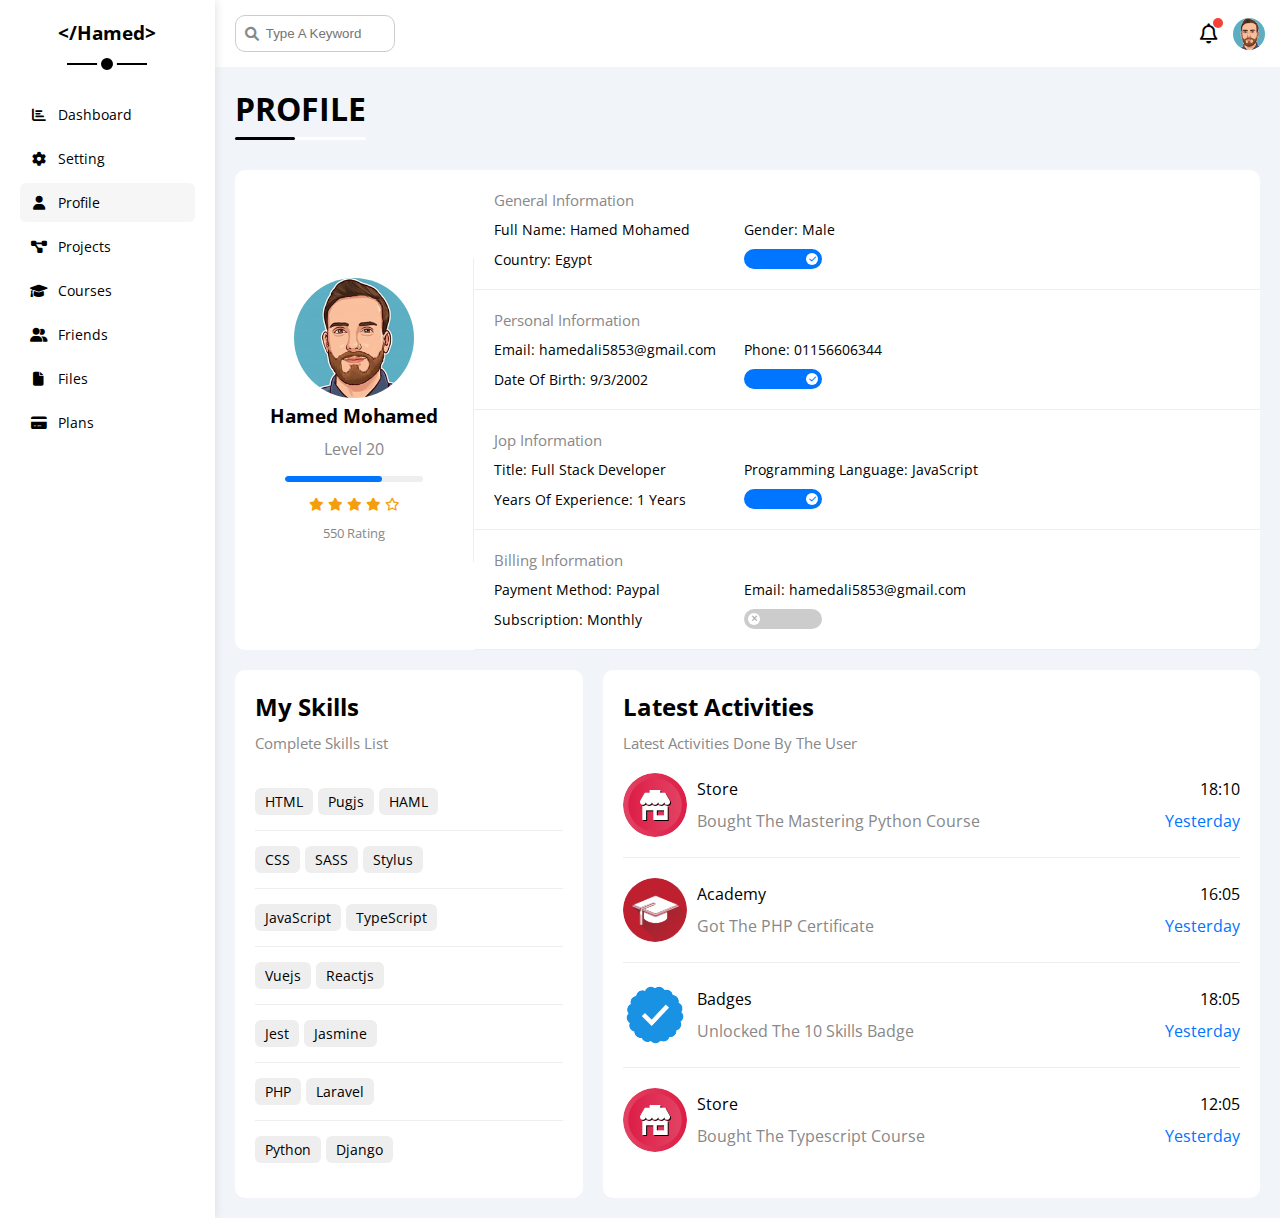
<file: profile.html>
<!DOCTYPE html>
<html lang="en">
<head>
    <meta charset="UTF-8">
    <meta http-equiv="X-UA-Compatible" content="IE=edge">
    <meta name="viewport" content="width=device-width, initial-scale=1.0">
    <title>Profile</title>
    <link rel="stylesheet" href="css/all.min.css">
    <link rel="stylesheet" href="css/framework.css">
    <link rel="stylesheet" href="css/master.css">
    <link rel="preconnect" href="https://fonts.googleapis.com">
    <link rel="preconnect" href="https://fonts.gstatic.com" crossorigin>
    <link href="https://fonts.googleapis.com/css2?family=Open+Sans:wght@400;500;700;800&display=swap" rel="stylesheet">
</head>
<body >
    <div class="page d-flex">
        <div class="sidebar bg-white p-20 relative">
            <h3 class="relative txt-c mt-0"> &lt;/Hamed> </h3>
            <ul>
                <li>
                    <a class=" d-flex al-center fs-14 c-black rad-6 p-10 mb-5 " href="index.html">
                        <i class="fa-solid fa-chart-bar fa-fw"></i>
                        <span class="ml-10 fs-14 hide-mobile">Dashboard</span>
                    </a>
                </li>
                <li>
                    <a class=" d-flex al-center fs-14 c-black rad-6 p-10 mb-5" href="setting.html">
                        <i class="fa-solid fa-gear fa-fw"></i>
                        <span class="ml-10 fs-14 hide-mobile" >Setting</span>
                    </a>
                </li>
                <li>
                    <a class="active d-flex al-center fs-14 c-black rad-6 p-10 mb-5" href="profile.html">
                        <i class="fa-solid fa-user fa-fw"></i>
                        <span class="ml-10 fs-14 hide-mobile">Profile</span>
                    </a>
                </li>
                <li>
                    <a class=" d-flex al-center fs-14 c-black rad-6 p-10 mb-5" href="projects.html">
                        <i class="fa-solid fa-diagram-project fa-fw"></i>
                        <span class="ml-10 fs-14 hide-mobile">Projects</span>
                    </a>
                </li>
                <li>
                    <a class=" d-flex al-center fs-14 c-black rad-6 p-10 mb-5" href="courses.html">
                        <i class="fa-solid fa-graduation-cap fa-fw"></i>
                        <span class="ml-10 fs-14 hide-mobile">Courses</span>
                    </a>
                </li>
                <li>
                    <a class=" d-flex al-center fs-14 c-black rad-6 p-10 mb-5" href="friends.html">
                        <i class="fa-solid fa-user-group fa-fw"></i>
                        <span class="ml-10 fs-14 hide-mobile">Friends</span>
                    </a>
                </li>
                <li>
                    <a class=" d-flex al-center fs-14 c-black rad-6 p-10 mb-5" href="files.html">
                        <i class="fa-solid fa-file fa-fw"></i>
                        <span class="ml-10 fs-14 hide-mobile">Files</span>
                    </a>
                </li>
                <li>
                    <a class=" d-flex al-center fs-14 c-black rad-6 p-10 mb-5" href="plans.html">
                        <i class="fa-solid fa-credit-card fa-fw"></i>
                        <span class="ml-10 fs-14 hide-mobile">Plans</span>
                    </a>
                </li>
            </ul>
        </div>
        <div class="content w-full of-hidden">
            <!-- Start Head -->
            <div class="head bg-white p-15 between-flex">
                <div class="search relative">
                    <input class="p-10 rad-10 border-grey " type="search" placeholder="Type A Keyword">
                </div>
                <div class="icon d-flex al-center">
                    <span class="notification relative">
                        <i class="fa-regular fa-bell fa-lg"></i>
                    </span>
                    <img src="images/avatar-05.png" alt="">
                </div>
            </div>
            <!-- end Head -->
            <h1 class="relative">Profile</h1>
            <div class="profile-page m-20">
                <!-- Satrt overview -->
                <div class="overview bg-white rad-10 d-flex al-center">
                    <div class="avatar-box txt-c p-20">
                        <img class="rad-half" src="images/avatar-05.png" alt="">
                        <h3 class="m-0">Hamed Mohamed</h3>
                        <p class="c-grey mt-10">Level 20</p>
                        <div class="level rad-6 bg-eee relative">
                            <span style="width: 70%;"></span>
                        </div>
                        <div class="rating mt-10 mb-10">
                            <i class="fa-solid fa-star c-orange fs-13"></i>
                            <i class="fa-solid fa-star c-orange fs-13"></i>
                            <i class="fa-solid fa-star c-orange fs-13"></i>
                            <i class="fa-solid fa-star c-orange fs-13"></i>
                            <i class="fa-regular fa-star c-orange fs-13"></i>
                        </div>
                        <p class="c-grey m-0 fs-13">550 Rating</p>
                    </div>
                    <div class="info-box txt-c-mobile w-full">
                        <!-- Start Information Row -->
                        <div class="box p-20 d-flex al-center">
                            <h4 class="c-grey fs-15 m-0 w-full">General Information</h4>
                            <div class="fs-14">
                                <Span class="c-black">Full Name: </Span>
                                <span>Hamed Mohamed </span>
                            </div>
                            <div class="fs-14">
                                <Span class="c-black">Gender: </Span>
                                <span>Male </span>
                            </div>
                            <div class="fs-14">
                                <Span class="c-black">Country: </Span>
                                <span>Egypt </span>
                            </div>
                            <div class="fs-14">
                                <label>
                                    <input class="toggle-checkbox" type="checkbox" checked>
                                    <div class="toggle-switch"></div>
                                </label>
                            </div>
                        </div>
                        <div class="box p-20 d-flex al-center">
                            <h4 class="c-grey fs-15 m-0 w-full">Personal Information</h4>
                            <div class="fs-14">
                                <Span class="c-black">Email: </Span>
                                <span>hamedali5853@gmail.com</span>
                            </div>
                            <div class="fs-14">
                                <Span class="c-black">Phone: </Span>
                                <span>01156606344</span>
                            </div>
                            <div class="fs-14">
                                <Span class="c-black">Date Of Birth: </Span>
                                <span>9/3/2002</span>
                            </div>
                            <div class="fs-14">
                                <label>
                                    <input class="toggle-checkbox" type="checkbox" checked>
                                    <div class="toggle-switch"></div>
                                </label>
                            </div>
                        </div>
                        <div class="box p-20 d-flex al-center">
                            <h4 class="c-grey fs-15 m-0 w-full">Jop Information</h4>
                            <div class="fs-14">
                                <Span class="c-black">Title: </Span>
                                <span>Full Stack Developer </span>
                            </div>
                            <div class="fs-14">
                                <Span class="c-black">Programming Language: </Span>
                                <span>JavaScript</span>
                            </div>
                            <div class="fs-14">
                                <Span class="c-black">Years Of Experience: </Span>
                                <span>1 Years</span>
                            </div>
                            <div class="fs-14">
                                <label>
                                    <input class="toggle-checkbox" type="checkbox" checked>
                                    <div class="toggle-switch"></div>
                                </label>
                            </div>
                        </div>
                        <div class="box p-20 d-flex al-center">
                            <h4 class="c-grey fs-15 m-0 w-full">Billing Information</h4>
                            <div class="fs-14">
                                <Span class="c-black">Payment Method: </Span>
                                <span>Paypal </span>
                            </div>
                            <div class="fs-14">
                                <Span class="c-black">Email: </Span>
                                <span>hamedali5853@gmail.com </span>
                            </div>
                            <div class="fs-14">
                                <Span class="c-black">Subscription: </Span>
                                <span>Monthly</span>
                            </div>
                            <div class="fs-14">
                                <label>
                                    <input class="toggle-checkbox" type="checkbox">
                                    <div class="toggle-switch"></div>
                                </label>
                            </div>
                        </div>
                        <!-- End Information Row -->
                    </div>
                </div>
                <!-- End overview -->
                <!-- Start Other Data  -->
                <div class="other-data d-flex gap-20">
                    <div class="skills-card bg-white rad-10 p-20 mt-20">
                        <h2 class="mt-0 mb-10">My Skills</h2>
                        <p class="mt-0 mb-20 c-grey fs-15">Complete Skills List</p>
                        <ul class="m-0 txt-c-mobile">
                            <li><span class="btn-shape bg-eee">HTML</span><span class="btn-shape bg-eee">Pugjs</span><span class="btn-shape bg-eee">HAML</span></li>
                            <li><span class="btn-shape bg-eee">CSS</span><span class="btn-shape bg-eee">SASS</span><span class="btn-shape bg-eee">Stylus</span></li>
                            <li><span class="btn-shape bg-eee">JavaScript</span><span class="btn-shape bg-eee">TypeScript</span></li>
                            <li><span class="btn-shape bg-eee">Vuejs</span><span class="btn-shape bg-eee">Reactjs</span></li>
                            <li><span class="btn-shape bg-eee">Jest</span><span class="btn-shape bg-eee">Jasmine</span></li>
                            <li><span class="btn-shape bg-eee">PHP</span><span class="btn-shape bg-eee">Laravel</span></li>
                            <li><span class="btn-shape bg-eee">Python</span><span class="btn-shape bg-eee">Django</span></li>
                        </ul>
                    </div>
                    <div class="activities-card bg-white rad-10 p-20 mt-20">
                        <h2 class="mt-0 mb-10">Latest Activities</h2>
                        <p class="mt-0 mb-20 c-grey fs-15">Latest Activities Done By The User</p>
                        <div class="activity d-flex al-center txt-c-mobile">
                            <img src="images/activity-01.png" alt="">
                            <div class="info">
                                <span class="d-block mb-10">Store</span>
                                <span class="c-grey">Bought The Mastering Python Course</span>
                            </div>
                            <div class="date">
                                <span class="d-block mb-10">18:10</span>
                                <span class="c-blue">Yesterday</span>
                            </div>
                        </div>
                        <div class="activity d-flex al-center txt-c-mobile">
                            <img src="images/activity-02.png" alt="">
                            <div class="info">
                                <span class="d-block mb-10">Academy</span>
                                <span class="c-grey">Got The PHP Certificate</span>
                            </div>
                            <div class="date">
                                <span class="d-block mb-10">16:05</span>
                                <span class="c-blue">Yesterday</span>
                            </div>
                        </div>
                        <div class="activity d-flex al-center txt-c-mobile">
                            <img src="images/activity-03.png" alt="">
                            <div class="info">
                                <span class="d-block mb-10">Badges</span>
                                <span class="c-grey">Unlocked The 10 Skills Badge</span>
                            </div>
                            <div class="date">
                                <span class="d-block mb-10">18:05</span>
                                <span class="c-blue">Yesterday</span>
                            </div>
                        </div>
                        <div class="activity d-flex al-center txt-c-mobile">
                            <img src="images/activity-01.png" alt="">
                            <div class="info">
                                <span class="d-block mb-10">Store</span>
                                <span class="c-grey">Bought The Typescript Course</span>
                            </div>
                            <div class="date">
                                <span class="d-block mb-10">12:05</span>
                                <span class="c-blue">Yesterday</span>
                            </div>
                        </div>
                    </div>
                </div>
                <!-- End Other Data  -->
            </div>
        </div>
    </div>
</body>
</html>
</file>
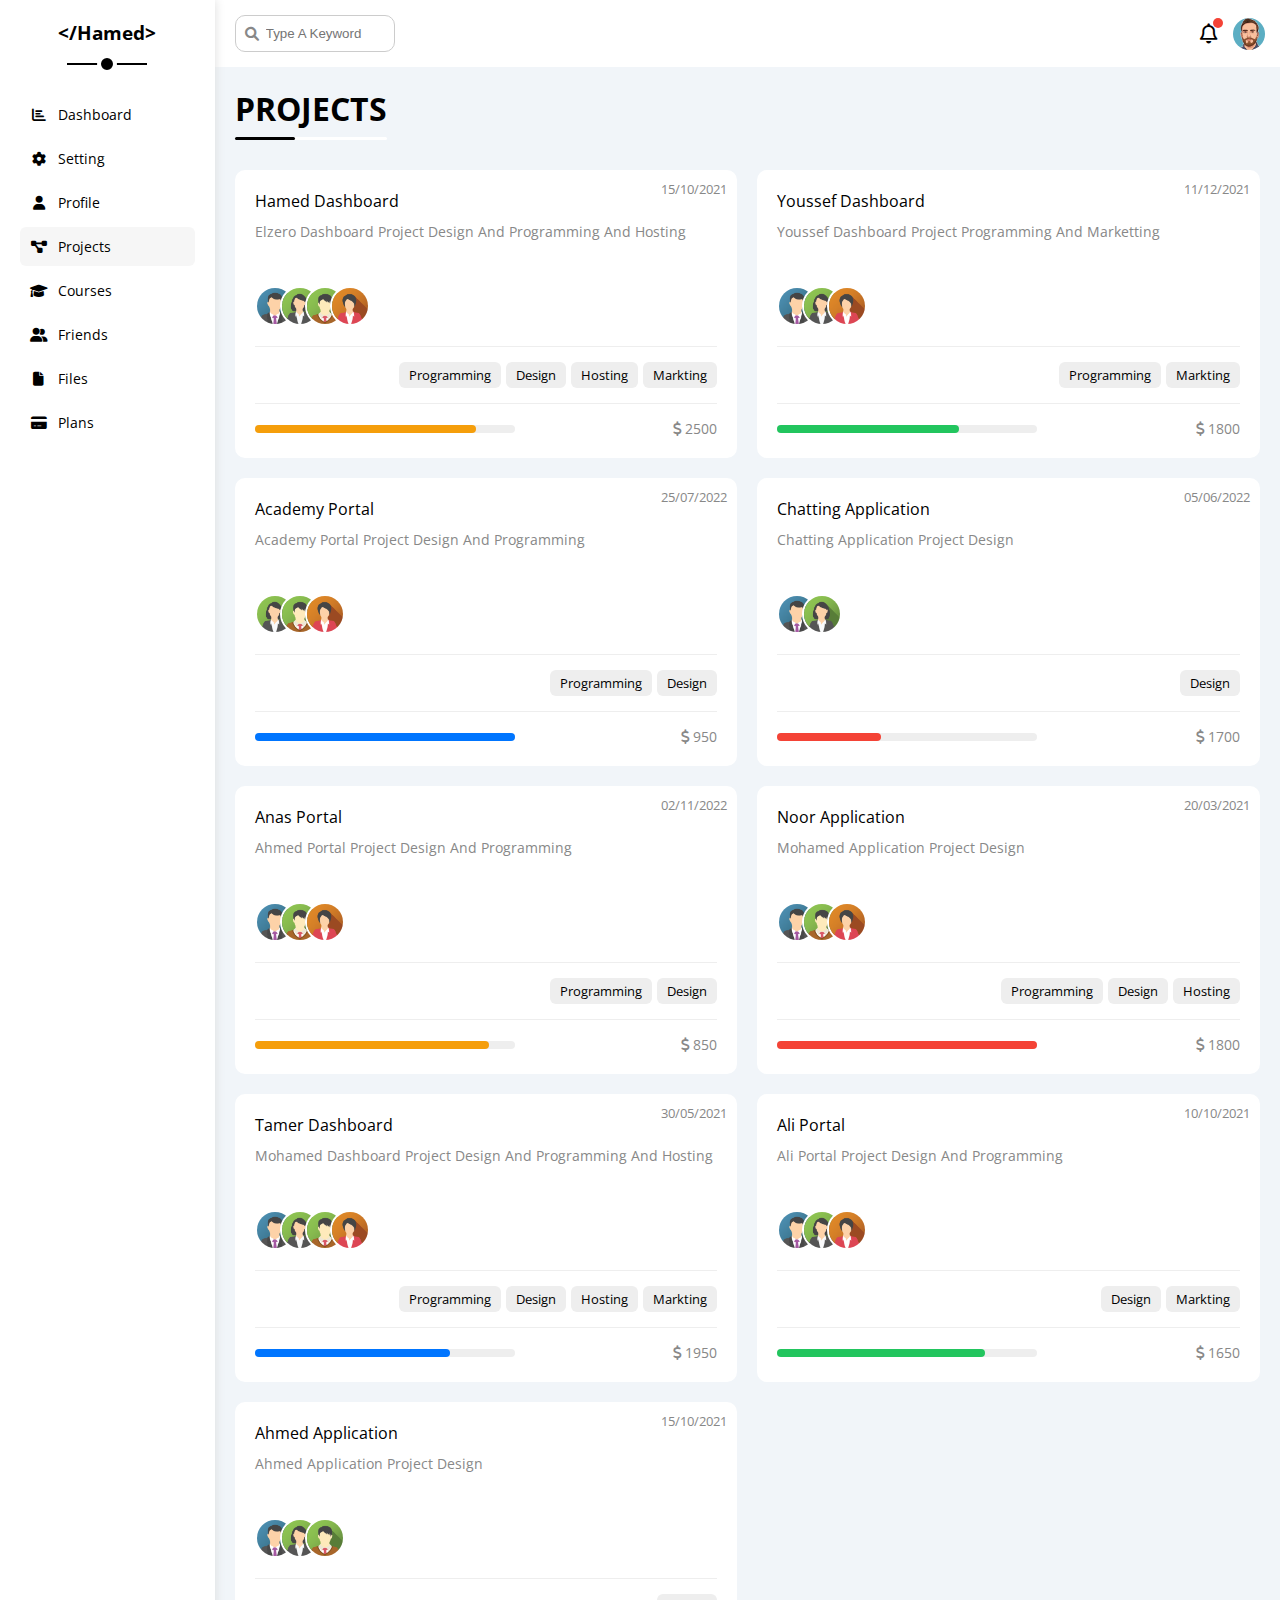
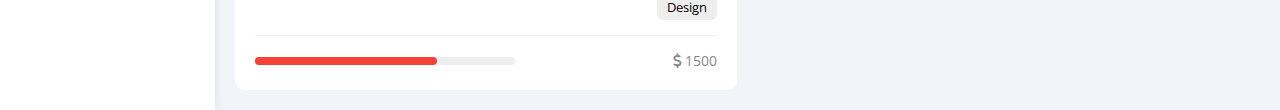
<file: projects.html>
<!DOCTYPE html>
<html lang="en">
<head>
    <meta charset="UTF-8">
    <meta http-equiv="X-UA-Compatible" content="IE=edge">
    <meta name="viewport" content="width=device-width, initial-scale=1.0">
    <title>Profile</title>
    <link rel="stylesheet" href="css/all.min.css">
    <link rel="stylesheet" href="css/framework.css">
    <link rel="stylesheet" href="css/master.css">
    <link rel="preconnect" href="https://fonts.googleapis.com">
    <link rel="preconnect" href="https://fonts.gstatic.com" crossorigin>
    <link href="https://fonts.googleapis.com/css2?family=Open+Sans:wght@400;500;700;800&display=swap" rel="stylesheet">
</head>
<body >
    <div class="page d-flex">
        <div class="sidebar bg-white p-20 relative">
            <h3 class="relative txt-c mt-0"> &lt;/Hamed> </h3>
            <ul>
                <li>
                    <a class=" d-flex al-center fs-14 c-black rad-6 p-10 mb-5 " href="index.html">
                        <i class="fa-solid fa-chart-bar fa-fw"></i>
                        <span class="ml-10 fs-14 hide-mobile">Dashboard</span>
                    </a>
                </li>
                <li>
                    <a class=" d-flex al-center fs-14 c-black rad-6 p-10 mb-5" href="setting.html">
                        <i class="fa-solid fa-gear fa-fw"></i>
                        <span class="ml-10 fs-14 hide-mobile" >Setting</span>
                    </a>
                </li>
                <li>
                    <a class=" d-flex al-center fs-14 c-black rad-6 p-10 mb-5" href="profile.html">
                        <i class="fa-solid fa-user fa-fw"></i>
                        <span class="ml-10 fs-14 hide-mobile">Profile</span>
                    </a>
                </li>
                <li>
                    <a class="active d-flex al-center fs-14 c-black rad-6 p-10 mb-5" href="projects.html">
                        <i class="fa-solid fa-diagram-project fa-fw"></i>
                        <span class="ml-10 fs-14 hide-mobile">Projects</span>
                    </a>
                </li>
                <li>
                    <a class=" d-flex al-center fs-14 c-black rad-6 p-10 mb-5" href="courses.html">
                        <i class="fa-solid fa-graduation-cap fa-fw"></i>
                        <span class="ml-10 fs-14 hide-mobile">Courses</span>
                    </a>
                </li>
                <li>
                    <a class=" d-flex al-center fs-14 c-black rad-6 p-10 mb-5" href="friends.html">
                        <i class="fa-solid fa-user-group fa-fw"></i>
                        <span class="ml-10 fs-14 hide-mobile">Friends</span>
                    </a>
                </li>
                <li>
                    <a class=" d-flex al-center fs-14 c-black rad-6 p-10 mb-5" href="files.html">
                        <i class="fa-solid fa-file fa-fw"></i>
                        <span class="ml-10 fs-14 hide-mobile">Files</span>
                    </a>
                </li>
                <li>
                    <a class=" d-flex al-center fs-14 c-black rad-6 p-10 mb-5" href="plans.html">
                        <i class="fa-solid fa-credit-card fa-fw"></i>
                        <span class="ml-10 fs-14 hide-mobile">Plans</span>
                    </a>
                </li>
            </ul>
        </div>
        <div class="content w-full of-hidden">
            <!-- Start Head -->
            <div class="head bg-white p-15 between-flex">
                <div class="search relative">
                    <input class="p-10 rad-10 border-grey " type="search" placeholder="Type A Keyword">
                </div>
                <div class="icon d-flex al-center">
                    <span class="notification relative">
                        <i class="fa-regular fa-bell fa-lg"></i>
                    </span>
                    <img src="images/avatar-05.png" alt="">
                </div>
            </div>
            <!-- end Head -->
            <h1 class="relative">Projects</h1>
            <div class="projects-page d-grid gap-20 m-20">
                <div class="project bg-white p-20 rad-10 relative">
                    <span class="date fs-13 c-grey">15/10/2021</span>
                    <h4 class="m-0">Hamed Dashboard</h4>
                    <p class="c-grey mt-10 mb-10 fs-14">Elzero Dashboard Project Design And Programming And Hosting</p>
                    <div class="team">
                        <a href=""><img src="images/team-01.png" alt=""></a>
                        <a href=""><img src="images/team-02.png" alt=""></a>
                        <a href=""><img src="images/team-03.png" alt=""></a>
                        <a href=""><img src="images/team-04.png" alt=""></a>
                    </div>
                    <div class="do d-flex">
                        <span class="btn-shape fs-13 bg-eee">Programming</span>
                        <span class="btn-shape fs-13 bg-eee">Design</span>
                        <span class="btn-shape fs-13 bg-eee">Hosting</span>
                        <span class="btn-shape fs-13 bg-eee">Markting</span>
                    </div>
                    <div class="info between-flex">
                        <div class="prog bg-eee">
                            <span class="bg-orange" style="width:85%;"></span>
                        </div>
                        <div class="fs-14 c-grey">
                            <i class="fa-solid fa-dollar-sign"></i>
                            2500
                        </div>
                    </div>
                </div>
                <div class="project bg-white p-20 rad-10 relative">
                    <span class="date fs-13 c-grey">11/12/2021</span>
                    <h4 class="m-0">Youssef Dashboard</h4>
                    <p class="c-grey mt-10 mb-10 fs-14">Youssef Dashboard Project Programming And Marketting</p>
                    <div class="team">
                        <a href=""><img src="images/team-01.png" alt=""></a>
                        <a href=""><img src="images/team-02.png" alt=""></a>
                        <a href=""><img src="images/team-04.png" alt=""></a>
                    </div>
                    <div class="do d-flex">
                        <span class="btn-shape fs-13 bg-eee">Programming</span>
                        <span class="btn-shape fs-13 bg-eee">Markting</span>
                    </div>
                    <div class="info between-flex">
                        <div class="prog bg-eee">
                            <span class="bg-green" style="width:70%;"></span>
                        </div>
                        <div class="fs-14 c-grey">
                            <i class="fa-solid fa-dollar-sign"></i>
                            1800
                        </div>
                    </div>
                </div>
                <div class="project bg-white p-20 rad-10 relative">
                    <span class="date fs-13 c-grey">25/07/2022</span>
                    <h4 class="m-0">Academy Portal</h4>
                    <p class="c-grey mt-10 mb-10 fs-14">Academy Portal Project Design And Programming</p>
                    <div class="team">
                        <a href=""><img src="images/team-02.png" alt=""></a>
                        <a href=""><img src="images/team-03.png" alt=""></a>
                        <a href=""><img src="images/team-04.png" alt=""></a>
                    </div>
                    <div class="do d-flex">
                        <span class="btn-shape fs-13 bg-eee">Programming</span>
                        <span class="btn-shape fs-13 bg-eee">Design</span>
                    </div>
                    <div class="info between-flex">
                        <div class="prog bg-eee">
                            <span class="bg-blue" style="width:100%;"></span>
                        </div>
                        <div class="fs-14 c-grey">
                            <i class="fa-solid fa-dollar-sign"></i>
                            950
                        </div>
                    </div>
                </div>
                <div class="project bg-white p-20 rad-10 relative">
                    <span class="date fs-13 c-grey">05/06/2022</span>
                    <h4 class="m-0">Chatting Application</h4>
                    <p class="c-grey mt-10 mb-10 fs-14">Chatting Application Project Design</p>
                    <div class="team">
                        <a href=""><img src="images/team-01.png" alt=""></a>
                        <a href=""><img src="images/team-02.png" alt=""></a>
                    </div>
                    <div class="do d-flex">
                        <span class="btn-shape fs-13 bg-eee">Design</span>
                    </div>
                    <div class="info between-flex">
                        <div class="prog bg-eee">
                            <span class="bg-red" style="width:40%;"></span>
                        </div>
                        <div class="fs-14 c-grey">
                            <i class="fa-solid fa-dollar-sign"></i>
                            1700
                        </div>
                    </div>
                </div>
                <div class="project bg-white p-20 rad-10 relative">
                    <span class="date fs-13 c-grey">02/11/2022</span>
                    <h4 class="m-0">Anas Portal</h4>
                    <p class="c-grey mt-10 mb-10 fs-14">Ahmed Portal Project Design And Programming</p>
                    <div class="team">
                        <a href=""><img src="images/team-01.png" alt=""></a>
                        <a href=""><img src="images/team-03.png" alt=""></a>
                        <a href=""><img src="images/team-04.png" alt=""></a>
                    </div>
                    <div class="do d-flex">
                        <span class="btn-shape fs-13 bg-eee">Programming</span>
                        <span class="btn-shape fs-13 bg-eee">Design</span>
                    </div>
                    <div class="info between-flex">
                        <div class="prog bg-eee">
                            <span class="bg-orange" style="width:90%;"></span>
                        </div>
                        <div class="fs-14 c-grey">
                            <i class="fa-solid fa-dollar-sign"></i>
                            850
                        </div>
                    </div>
                </div>
                <div class="project bg-white p-20 rad-10 relative">
                    <span class="date fs-13 c-grey">20/03/2021</span>
                    <h4 class="m-0">Noor Application</h4>
                    <p class="c-grey mt-10 mb-10 fs-14">Mohamed Application Project Design</p>
                    <div class="team">
                        <a href=""><img src="images/team-01.png" alt=""></a>
                        <a href=""><img src="images/team-03.png" alt=""></a>
                        <a href=""><img src="images/team-04.png" alt=""></a>
                    </div>
                    <div class="do d-flex">
                        <span class="btn-shape fs-13 bg-eee">Programming</span>
                        <span class="btn-shape fs-13 bg-eee">Design</span>
                        <span class="btn-shape fs-13 bg-eee">Hosting</span>
                    </div>
                    <div class="info between-flex">
                        <div class="prog bg-eee">
                            <span class="bg-red" style="width:100%;"></span>
                        </div>
                        <div class="fs-14 c-grey">
                            <i class="fa-solid fa-dollar-sign"></i>
                            1800
                        </div>
                    </div>
                </div>
                <div class="project bg-white p-20 rad-10 relative">
                    <span class="date fs-13 c-grey">30/05/2021</span>
                    <h4 class="m-0">Tamer Dashboard</h4>
                    <p class="c-grey mt-10 mb-10 fs-14">Mohamed Dashboard Project Design And Programming And Hosting</p>
                    <div class="team">
                        <a href=""><img src="images/team-01.png" alt=""></a>
                        <a href=""><img src="images/team-02.png" alt=""></a>
                        <a href=""><img src="images/team-03.png" alt=""></a>
                        <a href=""><img src="images/team-04.png" alt=""></a>
                    </div>
                    <div class="do d-flex">
                        <span class="btn-shape fs-13 bg-eee">Programming</span>
                        <span class="btn-shape fs-13 bg-eee">Design</span>
                        <span class="btn-shape fs-13 bg-eee">Hosting</span>
                        <span class="btn-shape fs-13 bg-eee">Markting</span>
                    </div>
                    <div class="info between-flex">
                        <div class="prog bg-eee">
                            <span class="bg-blue" style="width:75%;"></span>
                        </div>
                        <div class="fs-14 c-grey">
                            <i class="fa-solid fa-dollar-sign"></i>
                            1950
                        </div>
                    </div>
                </div>
                <div class="project bg-white p-20 rad-10 relative">
                    <span class="date fs-13 c-grey">10/10/2021</span>
                    <h4 class="m-0">Ali Portal</h4>
                    <p class="c-grey mt-10 mb-10 fs-14">Ali Portal Project Design And Programming</p>
                    <div class="team">
                        <a href=""><img src="images/team-01.png" alt=""></a>
                        <a href=""><img src="images/team-02.png" alt=""></a>
                        <a href=""><img src="images/team-04.png" alt=""></a>
                    </div>
                    <div class="do d-flex">
                        <span class="btn-shape fs-13 bg-eee">Design</span>
                        <span class="btn-shape fs-13 bg-eee">Markting</span>
                    </div>
                    <div class="info between-flex">
                        <div class="prog bg-eee">
                            <span class="bg-green" style="width:80%;"></span>
                        </div>
                        <div class="fs-14 c-grey">
                            <i class="fa-solid fa-dollar-sign"></i>
                            1650
                        </div>
                    </div>
                </div>
                <div class="project bg-white p-20 rad-10 relative">
                    <span class="date fs-13 c-grey">15/10/2021</span>
                    <h4 class="m-0">Ahmed Application</h4>
                    <p class="c-grey mt-10 mb-10 fs-14">Ahmed Application Project Design</p>
                    <div class="team">
                        <a href=""><img src="images/team-01.png" alt=""></a>
                        <a href=""><img src="images/team-02.png" alt=""></a>
                        <a href=""><img src="images/team-03.png" alt=""></a>
                    </div>
                    <div class="do d-flex">
                        <span class="btn-shape fs-13 bg-eee">Design</span>
                    </div>
                    <div class="info between-flex">
                        <div class="prog bg-eee">
                            <span class="bg-red" style="width:70%;"></span>
                        </div>
                        <div class="fs-14 c-grey">
                            <i class="fa-solid fa-dollar-sign"></i>
                            1500
                        </div>
                    </div>
                </div>
            </div>
        </div>
    </div>
</body>
</html>
</file>
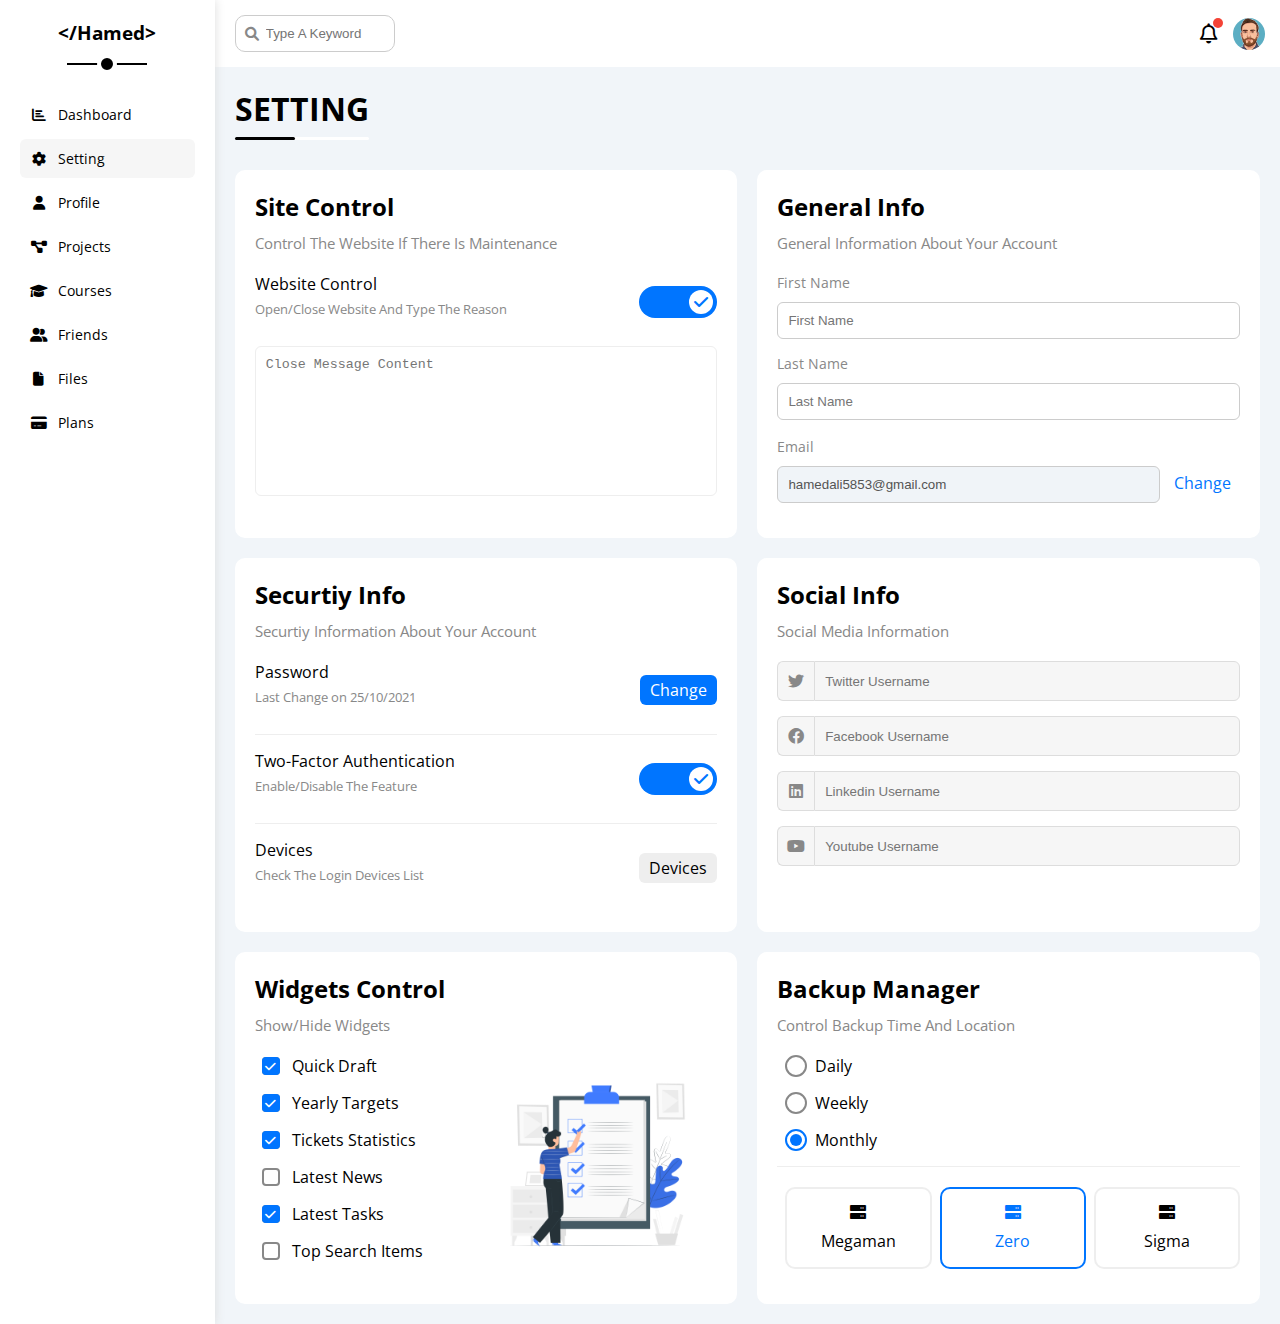
<file: setting.html>
<!DOCTYPE html>
<html lang="en">
<head>
    <meta charset="UTF-8">
    <meta http-equiv="X-UA-Compatible" content="IE=edge">
    <meta name="viewport" content="width=device-width, initial-scale=1.0">
    <title>Setting</title>
    <link rel="stylesheet" href="css/all.min.css">
    <link rel="stylesheet" href="css/framework.css">
    <link rel="stylesheet" href="css/master.css">
    <link rel="preconnect" href="https://fonts.googleapis.com">
    <link rel="preconnect" href="https://fonts.gstatic.com" crossorigin>
    <link href="https://fonts.googleapis.com/css2?family=Open+Sans:wght@400;500;700;800&display=swap" rel="stylesheet">
</head>
<body >
    <div class="page d-flex">
        <div class="sidebar bg-white p-20 relative">
            <h3 class="relative txt-c mt-0"> &lt;/Hamed> </h3>
            <ul>
                <li>
                    <a class=" d-flex al-center fs-14 c-black rad-6 p-10 mb-5 " href="index.html">
                        <i class="fa-solid fa-chart-bar fa-fw"></i>
                        <span class="ml-10 fs-14 hide-mobile">Dashboard</span>
                    </a>
                </li>
                <li>
                    <a class=" active d-flex al-center fs-14 c-black rad-6 p-10 mb-5" href="setting.html">
                        <i class="fa-solid fa-gear fa-fw"></i>
                        <span class="ml-10 fs-14 hide-mobile" >Setting</span>
                    </a>
                </li>
                <li>
                    <a class=" d-flex al-center fs-14 c-black rad-6 p-10 mb-5" href="profile.html">
                        <i class="fa-solid fa-user fa-fw"></i>
                        <span class="ml-10 fs-14 hide-mobile">Profile</span>
                    </a>
                </li>
                <li>
                    <a class=" d-flex al-center fs-14 c-black rad-6 p-10 mb-5" href="projects.html">
                        <i class="fa-solid fa-diagram-project fa-fw"></i>
                        <span class="ml-10 fs-14 hide-mobile">Projects</span>
                    </a>
                </li>
                <li>
                    <a class=" d-flex al-center fs-14 c-black rad-6 p-10 mb-5" href="courses.html">
                        <i class="fa-solid fa-graduation-cap fa-fw"></i>
                        <span class="ml-10 fs-14 hide-mobile">Courses</span>
                    </a>
                </li>
                <li>
                    <a class=" d-flex al-center fs-14 c-black rad-6 p-10 mb-5" href="friends.html">
                        <i class="fa-solid fa-user-group fa-fw"></i>
                        <span class="ml-10 fs-14 hide-mobile">Friends</span>
                    </a>
                </li>
                <li>
                    <a class=" d-flex al-center fs-14 c-black rad-6 p-10 mb-5" href="files.html">
                        <i class="fa-solid fa-file fa-fw"></i>
                        <span class="ml-10 fs-14 hide-mobile">Files</span>
                    </a>
                </li>
                <li>
                    <a class=" d-flex al-center fs-14 c-black rad-6 p-10 mb-5" href="plans.html">
                        <i class="fa-solid fa-credit-card fa-fw"></i>
                        <span class="ml-10 fs-14 hide-mobile">Plans</span>
                    </a>
                </li>
            </ul>
        </div>
        <div class="content w-full of-hidden">
            <!-- Start Head -->
            <div class="head bg-white p-15 between-flex">
                <div class="search relative">
                    <input class="p-10 rad-10 border-grey " type="search" placeholder="Type A Keyword">
                </div>
                <div class="icon d-flex al-center">
                    <span class="notification relative">
                        <i class="fa-regular fa-bell fa-lg"></i>
                    </span>
                    <img src="images/avatar-05.png" alt="">
                </div>
            </div>
            <!-- end Head -->
            <h1 class="relative">Setting</h1>
            <div class="settings-page d-grid m-20 gap-20">
                <!-- Start Setting Box -->
                <div class="p-20 bg-white rad-10">
                    <h2 class="mt-0 mb-10">Site Control</h2>
                    <p class="mt-0 mb-20 c-grey fs-15">Control The Website If There Is Maintenance</p>
                    <div class="mb-15 between-flex">
                        <div>
                            <span>Website Control</span>
                            <p class="c-grey mt-5 mb-0 fs-13">Open/Close Website And Type The Reason</p>
                        </div>
                        <div>
                            <label>
                                <input class="toggle-checkbox" type="checkbox" checked>
                                <div class="toggle-switch"></div>
                            </label>
                        </div>
                    </div>
                    <textarea class="close-message p-10 rad-6 d-block w-full" placeholder="Close Message Content"></textarea>
                </div>
                <!-- End Setting Box -->
                <!-- Start Setting Box -->
                <div class="p-20 bg-white rad-10">
                    <h2 class="mt-0 mb-10">General Info</h2>
                    <p class="mt-0 mb-20 c-grey fs-15">General Information About Your Account</p>
                    <div class="mb-15">
                        <label class="d-block fs-14 c-grey mb-10" for="fname">First Name</label>
                        <input class=" border-grey p-10 rad-6 d-block w-full" type="text" id="fname" placeholder="First Name">
                    </div>
                    <div class="mb-15">
                        <label class="d-block fs-14 c-grey mb-10" for="lname">Last Name</label>
                        <input class=" border-grey p-10 rad-6 d-block w-full" type="text" id="lname" placeholder="Last Name">
                    </div>
                    <div class="mb-15">
                        <label class="email d-block fs-14 c-grey mb-10" for="email">Email</label>
                        <input class="email border-grey p-10 rad-6 w-full mr-10" type="email" id="email" value="hamedali5853@gmail.com" disabled>
                        <a class=" c-blue" href="#">Change</a>
                    </div>
                </div>
                <!-- End Setting Box -->
                <!-- Start Setting Box -->
                <div class="p-20 bg-white rad-10">
                    <h2 class="mt-0 mb-10">Securtiy Info</h2>
                    <p class="mt-0 mb-20 c-grey fs-15">Securtiy Information About Your Account</p>
                    <div class="sec-box mb-15 between-flex">
                        <div>
                            <span>Password</span>
                            <p class="c-grey mt-5 mb-0 fs-13">Last Change on 25/10/2021</p>
                        </div>
                        <a class="btn-shape bg-blue c-white button" href="#">Change</a>
                    </div>
                    <div class="sec-box mb-15 between-flex">
                        <div>
                            <span>Two-Factor Authentication</span>
                            <p class="c-grey mt-5 mb-0 fs-13">Enable/Disable The Feature</p>
                        </div>
                        <label>
                            <input class="toggle-checkbox" type="checkbox" checked>
                            <div class="toggle-switch"></div>
                        </label>
                    </div>
                    <div class="sec-box mb-15 between-flex">
                        <div>
                            <span>Devices</span>
                            <p class="c-grey mt-5 mb-0 fs-13">Check The Login Devices List</p>
                        </div>
                        <a class="btn-shape bg-eee c-black" href="#">Devices</a>
                    </div>
                </div>
                <!-- End Setting Box -->
                <!-- Start Setting Box -->
                <div class="social-boxs p-20 bg-white rad-10">
                    <h2 class="mt-0 mb-10">Social Info</h2>
                    <p class="mt-0 mb-20 c-grey fs-15">Social Media Information</p>
                    <div class="d-flex al-center twitter mb-15">
                        <i class="fa-brands fa-twitter center-flex c-grey"></i>
                        <input class="w-full" type="text" placeholder="Twitter Username">
                    </div>
                    <div class="d-flex al-center facebook mb-15">
                        <i class="fa-brands fa-facebook center-flex c-grey"></i>
                        <input class="w-full" type="text" placeholder="Facebook Username">
                    </div>
                    <div class="d-flex al-center linkedin mb-15">
                        <i class="fa-brands fa-linkedin center-flex c-grey"></i>
                        <input class="w-full" type="text" placeholder="Linkedin Username">
                    </div>
                    <div class="d-flex al-center youtube">
                        <i class="fa-brands fa-youtube center-flex c-grey"></i>
                        <input class="w-full" type="text" placeholder="Youtube Username">
                    </div>
                </div>
                <!-- End Setting Box -->
                <!-- Start Setting Box -->
                <div class="widgets-control p-20 bg-white rad-10">
                    <h2 class="mt-0 mb-10">Widgets Control</h2>
                    <p class="mt-0 mb-20 c-grey fs-15">Show/Hide Widgets</p>
                    <div class="d-flex al-center ">
                        <div>
                            <div class="control d-flex al-center mb-15">
                                <input type="checkbox" id="one" checked>
                                <label for="one">Quick Draft</label>
                            </div>
                            <div class="control d-flex al-center mb-15">
                                <input type="checkbox" id="two" checked>
                                <label for="two">Yearly Targets</label>
                            </div>
                            <div class="control d-flex al-center mb-15">
                                <input type="checkbox" id="three" checked>
                                <label for="three">Tickets Statistics</label>
                            </div>
                            <div class="control d-flex al-center mb-15">
                                <input type="checkbox" id="four">
                                <label for="four">Latest News</label>
                            </div>
                            <div class="control d-flex al-center mb-15">
                                <input type="checkbox" id="five" checked>
                                <label for="five">Latest Tasks</label>
                            </div>
                            <div class="control d-flex al-center mb-15">
                                <input type="checkbox" id="six">
                                <label for="six">Top Search Items</label>
                            </div>
                        </div>
                        <img src="images/Checklist-pana.png" alt="">
                    </div>
                </div>
                <!-- End Setting Box -->
                <!-- Start Setting Box -->
                <div class="backup-control p-20 bg-white rad-10">
                    <h2 class="mt-0 mb-10">Backup Manager</h2>
                    <p class="mt-0 mb-20 c-grey fs-15">Control Backup Time And Location</p>
                    <div class="date d-flex al-center mb-15">
                        <input type="radio" id="daily" name="time">
                        <label for="daily">Daily</label>
                    </div>
                    <div class="date d-flex al-center mb-15">
                        <input type="radio" id="weekly" name="time">
                        <label for="weekly">Weekly</label>
                    </div>
                    <div class="date d-flex al-center mb-15">
                        <input type="radio" id="monthly" name="time" checked>
                        <label for="monthly">Monthly</label>
                    </div>
                    <div class="servers d-flex al-center txt-c">
                        <input type="radio" name="servers" id="server-one">
                        <div class="server mb-15 rad-10 w-full">
                            <label class="d-block m-15" for="server-one">
                                <i class="fa-solid fa-server d-block mb-10"></i>
                                Megaman
                            </label>
                        </div>
                        <input type="radio" name="servers" id="server-two" checked>
                        <div class="server mb-15 rad-10 w-full">
                            <label class="d-block m-15" for="server-two">
                                <i class="fa-solid fa-server d-block mb-10"></i>
                                Zero
                            </label>
                        </div>
                        <input type="radio" name="servers" id="server-three">
                        <div class="server mb-15 rad-10 w-full">
                            <label class="d-block m-15" for="server-three">
                                <i class="fa-solid fa-server d-block mb-10"></i>
                                Sigma
                            </label>
                        </div>
                    </div>
                </div>
                <!-- End Setting Box -->
            </div>
        </div>
    </div>
</body>
</html>
</file>
<file: css/framework.css>
:root {
    --blue-color:#0075ff;
    --blue-alt-color:#0d69d5;
    --orange-color:#f59e0b;
    --green-color:#22c55e;
    --red-color:#f44336;
    --grey-color:#888;
}
/* Start Box */
.d-block {
    display: block;
}
.d-flex {
    display: flex;
}
.al-center {
    align-items: center;
}
.f-wrap {
    flex-wrap: wrap;
}
.d-grid {
    display: grid;
}
.gap-20 {
    gap: 20px;
}
@media (max-width:767px) {
    .block-mobile{
        display: block;
    }
}
.w-full {
    width: 100%;
}
.w-100 {
    width: 100px;
}
.w-fit {
    width: fit-content;
}
.h-full {
    height: 100%;
}
.h-100 {
    height: 100px;
}
.of-hidden {
    overflow: hidden;
}
/* End Box */
/* Start Padding + Margin */
.p-10 {
    padding: 10px;
}
.p-15 {
    padding: 15px;
}
.p-20 {
    padding: 20px;
}
.pt-10 {
    padding-bottom: 10px;
}
.pt-15 {
    padding-top: 15px;
}
.pt-20 {
    padding-top: 20px;
}
.pb-10 {
    padding-bottom: 10px;
}
.pb-15 {
    padding-bottom: 15px;
}
.pb-20 {
    padding-bottom: 20px;
}
.pl-15 {
    padding-left: 15px;
}
.m-0 {
    margin: 0;
}
.m-15 {
    margin: 15px;
}
.m-20 {
    margin: 20px;
}
.mt-0 {
    margin-top: 0;
}
.mt-5 {
    margin-top: 5px;
}
.mt-10 {
    margin-top: 10px;
}
.mt-15 {
    margin-top: 15px;
}
.mt-20 {
    margin-top: 20px;
}
.mt-25 {
    margin-top: 25px;
}
.mr-15 {
    margin-right: 15px;
}
.mr-10 {
    margin-right: 10px;
}
.mb-5 {
    margin-bottom: 5px;
}
.mb-10 {
    margin-bottom: 10px;
}
.mb-15 {
    margin-bottom: 15px;
}
.mb-20 {
    margin-bottom: 20px;
}
.mb-25 {
    margin-bottom: 25px;
}
.ml-10 {
    margin-left: 10px;
}
/* End Padding + Margin */
/* Start Color */
.bg-white {
    background-color: white;
}
.bg-eee {
    background-color: #eee;
}
.bg-grey {
    background-color: var(--grey-color);
}
.bg-blue {
    background-color: var(--blue-color);
}
.bg-green {
    background-color: var(--green-color);
}
.bg-orange {
    background-color: var(--orange-color);
}
.bg-red {
    background-color: var(--red-color);
}
.c-black {
    color: black;
}
.c-grey {
    color: var(--grey-color);
}
.c-white {
    color: white;
}
.c-blue {
    color: var(--blue-color);
}
.c-blue-alt {
    color: var(--blue-alt-color);
}
.c-green {
    color: var(--green-color);
}
.c-orange {
    color: var(--orange-color);
}
.c-red {
    color: var(--red-color);
}
/* End Color */
/* Start Position */
.relative {
    position: relative;
}
.absolute {
    position: absolute;
}
/* End Position */
/* Start Font */
.txt-c {
    text-align: center;
}
@media(max-width:767px) {
    .txt-c-mobile {
        text-align: center;
    }
}
.fs-13 {
    font-size: 13px;
}
.fs-14 {
    font-size: 14px;
}
.fs-15 {
    font-size: 15px;
}
.fs-16 {
    font-size: 16px;
}
.fs-25 {
    font-size: 25px;
}
.fw-bold {
    font-weight: bold;
}
/* End Font */
/* Start Border */
.rad-6 {
    border-radius: 6px;
    -webkit-border-radius: 6px;
    -moz-border-radius: 6px;
    -ms-border-radius: 6px;
    -o-border-radius: 6px;
}
.rad-10 {
    border-radius: 10px;
    -webkit-border-radius: 10px;
    -moz-border-radius: 10px;
    -ms-border-radius: 10px;
    -o-border-radius: 10px;
}
.rad-half {
    border-radius: 50%;
    -webkit-border-radius: 50%;
    -moz-border-radius: 50%;
    -ms-border-radius: 50%;
    -o-border-radius: 50%;
}
.border-grey {
    border: solid 1px #ccc;
}
.border-eee {
    border: solid 1px #eee;
}
.border-none {
    border: none;
}
/* End Border */
@media (max-width:767px) {
    .hide-mobile {
        display: none;
    }
}
/* Start Component */
.between-flex {
    display: flex;
    justify-content: space-between;
    align-items: center;
}
.center-flex {
    display: flex;
    justify-content: center;
    align-items: center;
}
.btn-shape {
    padding: 4px 10px;
    border-radius: 6px;
    -webkit-border-radius: 6px;
    -moz-border-radius: 6px;
    -ms-border-radius: 6px;
    -o-border-radius: 6px;
}
/* End Component */
</file>
<file: css/master.css>
:root {
    --blue-color:#0075ff;
    --blue-alt-color:#0d69d5;
    --orange-color:#f59e0b;
    --green-color:#22c55e;
    --red-color:#f44336;
    --grey-color:#888;
}
* {
    box-sizing: border-box;
}
body {
    font-family: "Open Sans" , sans-serif;
    margin: 0;
}
*:focus {
    outline: none;
}
a {
    text-decoration: none;
}
.page {
    background-color: #f1f5f9;
    min-height: 100vh;
}
ul {
    list-style: none;
    padding: 0;
}
::-webkit-scrollbar {
    width: 15px;
}
::-webkit-scrollbar-track {
    background-color: #DDD;
    border-radius: 20px;
    -webkit-border-radius: 20px;
    -moz-border-radius: 20px;
    -ms-border-radius: 20px;
    -o-border-radius: 20px;
}
::-webkit-scrollbar-thumb {
    background-color: var(--blue-color);
    border-radius: 20px;
    -webkit-border-radius: 20px;
    -moz-border-radius: 20px;
    -ms-border-radius: 20px;
    -o-border-radius: 20px;
}
::-webkit-scrollbar-thumb:hover {
    background-color: var(--blue-alt-color);
}
/* Start sidebar */
.sidebar {
    width: 250px;
    box-shadow: 0 0 10px #DDD;
}
.sidebar > h3 {
    margin-bottom: 50px;
    display: flex;
    justify-content: center;
}
@media (min-width:768px) {
    .sidebar > h3::after,
    .sidebar > h3::before {
        content: "";
        position: absolute;
        left: 50%;
        transform: translateX(-50%);
        -webkit-transform: translateX(-50%);
        -moz-transform: translateX(-50%);
        -ms-transform: translateX(-50%);
        -o-transform: translateX(-50%);
        background-color: black;
    }
    .sidebar > h3::before {
        width: 80px;
        height: 2px;
        bottom: -20px;
    }
    .sidebar > h3::after {
        width: 12px;
        height: 12px;
        bottom: -29px;
        border: 4px solid white;
        border-radius: 50%;
        -webkit-border-radius: 50%;
        -moz-border-radius: 50%;
        -ms-border-radius: 50%;
        -o-border-radius: 50%;
    }
}
.sidebar ul li a {
    transition: .3s;
    -webkit-transition: .3s;
    -moz-transition: .3s;
    -ms-transition: .3s;
    -o-transition: .3s;
}
.sidebar ul li a:hover ,
.sidebar ul li a.active {
    background-color:#f6f6f6 ;
}
@media (max-width:767px) {
    .sidebar {
        width: 62px;
        padding: 10px;
    }
    .sidebar > h3 {
        font-size: 11px;
        margin-bottom: 15px;
    }
}
/* End sidebar */
/* Start content  */
.head .search::before {
    font-family: "Font Awesome 6 Free";
    content: "\f002";
    font-weight: 900;
    position: absolute;
    left: 15px;
    top: 50%;
    transform: translateY(-50%);
    font-size: 14px;
    color: var(--grey-color);
}
.head .search input {
    margin-left: 5px;
    width: 160px;
    padding-left: 30px;
    transition: .3s;
    -webkit-transition: .3s;
    -moz-transition: .3s;
    -ms-transition: .3s;
    -o-transition: .3s;
}
.head .search input:focus {
    width: 200px;

}
.head .search input:focus::placeholder {
    opacity: 0;
}
.head .icon .notification::before {
    content: "";
    background-color: var(--red-color);
    width: 10px;
    height: 10px;
    position: absolute;
    border-radius: 50%;
    right: -5px;
    top: -5px;
    -webkit-border-radius: 50%;
    -moz-border-radius: 50%;
    -ms-border-radius: 50%;
    -o-border-radius: 50%;
}
.head .icon img {
    width: 32px;
    height: 32px;
    border-radius: 50%;
    -webkit-border-radius: 50%;
    -moz-border-radius: 50%;
    -ms-border-radius: 50%;
    -o-border-radius: 50%;
    margin-left: 15px;
}
.page h1 {
    margin: 20px 20px 40px;
    width: fit-content;
    text-transform: uppercase;
}
.page h1::before,
.page h1::after {
    content: "";
    position: absolute;
    height: 3px;
    bottom: -10px;
    left: 0;
    border-radius: 6px;
    -webkit-border-radius: 6px;
    -moz-border-radius: 6px;
    -ms-border-radius: 6px;
    -o-border-radius: 6px;
}
.page h1::before {
    width: 100%;
    background-color: white;
}
.page h1::after {
    background-color: black;
    width: 60px;
}
.wrapper {
    grid-template-columns: repeat(auto-fill , minmax(450px , 1fr));
    margin-left: 20px;
    margin-right: 20px;
    margin-bottom: 20px;
}
@media(max-width:767px) {
    .wrapper{
        grid-template-columns: minmax(200px , 1fr);
        margin-left: 10px;
        margin-right: 10px;
    }
}
/* End content */
/* Start Welcome  */
.welcome .intro img {
    width: 200px ;
    margin-bottom: -10px;
}
.welcome .avatar {
    width: 64px;
    border: 2px solid white;
    border-radius: 50%;
    -webkit-border-radius: 50%;
    -moz-border-radius: 50%;
    -ms-border-radius: 50%;
    -o-border-radius: 50%;
    padding: 2px ;
    box-shadow: 0 0 5px #DDD;
    margin-left: 20px ;
    margin-top: -32px;
}
.welcome .body {
    border-top: 1px solid #eee;
    border-bottom: 1px solid #eee;
}
.welcome .body > div {
    flex: 1;
}
.welcome .visit {
    margin: 0 15px 15px auto;
    transition: .3s;
    -webkit-transition: .3s;
    -moz-transition: .3s;
    -ms-transition: .3s;
    -o-transition: .3s;
}
.welcome .visit:hover {
    background-color: var(--blue-alt-color);
}
@media (max-width:767px) {
    .welcome .intro {
        padding-bottom: 30px;
    }
    .welcome .avatar {
        margin-left: 0;
    }
    .welcome .body > div:not(:last-child) {
        margin-bottom: 20px;
    }
}
/* End Welcome  */
/* Start Quick Draft */
.quick-draft textarea {
    min-height: 180px;
    resize: none;
}
.quick-draft input[type = submit] {
    cursor: pointer;
    margin-left: auto;
}
.quick-draft input[type = submit]:hover {
    background-color: var(--blue-alt-color);
}
/* End Quick Draft */
/* Start Targets */
.targets .target-row .icon {
    width: 80px;
    height: 80px;
    margin-right: 15px;
}
.targets .details {
    flex: 1;
}
.targets .details .progress {
    height: 4px;
}
.targets .details .progress > span {
    position: absolute;
    left: 0;
    height: 100%;
}
.targets .details .progress > span span{
    position: absolute;
    bottom: 16px;
    right: -16px;
    padding: 2px 5px;
    border-radius: 6px;
    -webkit-border-radius: 6px;
    -moz-border-radius: 6px;
    -ms-border-radius: 6px;
    -o-border-radius: 6px;
    font-size: 13px;
    color: white;
}
.targets .details .progress > span span::after {
    content: "";
    border-color: transparent;
    border-style: solid;
    border-width: 5px;
    position: absolute;
    bottom: -10px;
    left: 50%;
    transform: translate(-50%);
    -webkit-transform: translate(-50%);
    -moz-transform: translate(-50%);
    -ms-transform: translate(-50%);
    -o-transform: translate(-50%);
}
.targets .details .progress > .blue span::after {
    border-top-color: var(--blue-color);

}
.targets .details .progress > .orange span::after {
    border-top-color: var(--orange-color);

}
.targets .details .progress > .green span::after {
    border-top-color: var(--green-color);

}
.blue .icon,
.blue .progress {
    background-color: rgba(0, 117, 255, 20%);
}
.orange .icon,
.orange .progress {
    background-color: rgba(245, 158, 11, 20%);
}
.green .icon,
.green .progress {
    background-color: rgba(34, 197, 94, 20%);
}
/* End Targets */
/* Start Tickets */
.tickets .box {
    width: calc(50% - 10px);
}
@media (max-width:767px) {
    .tickets .box {
        width: 100%;
    }
}
/* End Tickets */
/* Start Latest News */
.latest-news .news-row:not(:last-of-type) {
    border-bottom: 1px solid #ddd;
    margin-bottom: 20px;
    padding-bottom: 20px;
}
.latest-news .news-row .info {
    flex: 1;
}
@media (max-width:767px) {
    .latest-news .news-row {
        flex-direction: column;
    }
    .latest-news .news-row .label {
        margin: 10px auto;
    }
    .latest-news .news-row .info h3 {
        margin-top: 10px;
    }
}
/* End Latest News */
/* Start Latest Tasks */
.tasks .task-row:not(:last-of-type) {
    padding-bottom: 15px;
    margin-bottom: 15px;
    border-bottom: 1px solid #eee;
}
.tasks .task-row .info {
    flex: 1;
}
.tasks .done h3,
.tasks .done p {
    text-decoration: line-through;
    opacity: .4;
}
.tasks i {
    cursor: pointer;
    transition: .3s;
    -webkit-transition: .3s;
    -moz-transition: .3s;
    -ms-transition: .3s;
    -o-transition: .3s;
}
.tasks .task-row .delete:hover {
    color: var(--red-color);
}
/* End Latest Tasks */
/* Start Top Search */
.search-items .items:not(:last-child) {
    border-bottom: 1px solid rgb(227, 226, 226);
}
.search-items .items .number {
    width: 42px;
    text-align: center;
}
/* End Top Search */
/* Start Latest Uploads */
.latest-uploads ul li:not(:last-child) {
    border-bottom: 1px solid #eee;
}
.latest-uploads ul li img {
    width: 40px;
    height: 40px;
}
/* End Latest Uploads */
/* Start Latest project */
.latest-project ul::before {
    content: "";
    background-color: var(--blue-color);
    width: 2px;
    position: absolute;
    height: 100%;
    left:11px;
}
.latest-project ul li::before {
    content: "";
    width: 20px;
    height: 20px;
    background-color: white;
    border: 2px solid white;
    outline: 2px solid var(--blue-color);
    display: block;
    margin-right: 15px;
    border-radius: 50%;
    -webkit-border-radius: 50%;
    -moz-border-radius: 50%;
    -ms-border-radius: 50%;
    -o-border-radius: 50%;
    z-index: 1;
}
.latest-project ul .done::before  {
    background-color: var(--blue-alt-color);
}
.latest-project ul .current::before  {
    animation: current .8s alternate infinite;
    -webkit-animation: current .8s alternate infinite;
}
.latest-project img {
    position: absolute;
    width: 160px;
    right: 0;
    bottom: 0;
    opacity: .4;
}
/* Start Reminders */
.reminders ul li .key{
    width: 15px;
    height: 15px;
}
@media (max-width:767px) {
    .reminders ul li .bg-red {
        width: 18px;
    }
}
.reminders ul li .blue {
    border-left: 2px solid var(--blue-color);
}
.reminders ul li .red {
    border-left: 2px solid var(--red-color);
}

.reminders ul li .orange {
    border-left: 2px solid var(--orange-color);
}
.reminders ul li .green {
    border-left: 2px solid var(--green-color);
}
.reminders ul li {
    transition: .3s;
    -webkit-transition: .3s;
    -moz-transition: .3s;
    -ms-transition: .3s;
    -o-transition: .3s;
    cursor: pointer;
}
.reminders ul li:hover {
    margin-left: 10px;
}
/* End Reminders */
/* Start Latest Post */
.latest-post .avatar {
    width: 48px;
    height: 48px;
}
.latest-post .post-content {
    border-bottom: 2px solid #eee;
    border-top: 2px solid #eee;
    line-height: 1.8;
    text-transform: capitalize;
    min-height: 140px;
}
.latest-post .post-stats .heart,
.latest-post .post-stats .comment {
    transition: .3s;
    -webkit-transition: .3s;
    -moz-transition: .3s;
    -ms-transition: .3s;
    -o-transition: .3s;
    cursor: pointer;
}
.latest-post .post-stats .heart:hover {
    color: var(--red-color);
}
.latest-post .post-stats .comment:hover {
    color: var(--blue-color);
}
/* End Latest Post */
/* Start Social Media */
.social-media .box {
    padding-left: 70px;
}
.social-media .box i {
    position: absolute;
    left: 0;
    top: 0;
    width: 52px;
    transition: 0.3s;
    -webkit-transition: 0.3s;
    -moz-transition: 0.3s;
    -ms-transition: 0.3s;
    -o-transition: 0.3s;
}
.social-media .box i:hover {
    transform: rotate(5deg);
    -webkit-transform: rotate(5deg);
    -moz-transform: rotate(5deg);
    -ms-transform: rotate(5deg);
    -o-transform: rotate(5deg);
}
.social-media .twitter {
    background-color:rgb(29 161 242 / 20%) ;
    color: #1da1f2;
}
.social-media .twitter i,
.social-media .twitter a {
    background-color: #1da1f2;
}
.social-media .facebook {
    background-color:rgb(24 119 242 / 20%);
    color: #1877f2;
}
.social-media .facebook i,
.social-media .facebook a {
    background-color: #1877f2;
}
.social-media .youtube {
    background-color:rgb(255 0 0 / 20%) ;
    color: #ff0000;
}
.social-media .youtube i,
.social-media .youtube a {
    background-color: #ff0000;
}
.social-media .linkedin {
    background-color:rgb(0 119 181 / 20%) ;
    color: #0077b5;
}
.social-media a {
    width: 80px;
    text-align: center;
}
.social-media .linkedin i,
.social-media .linkedin a {
    background-color: #0077b5;
}
/* End Social Media */
/* Start Projects Table */
.projects .responsive-table {
    overflow-x:auto ;
    border-spacing: 0;
    border-radius: 15px;
    -webkit-border-radius: 15px;
    -moz-border-radius: 15px;
    -ms-border-radius: 15px;
    -o-border-radius: 15px;
}
.projects table {
    min-width: 1000px;
}
.projects thead td {
    background-color: #eee;
    font-weight: bold;
}
.projects td {
    padding: 15px;
}
.projects tbody td {
    border-bottom: 1px solid #eee;
    border-left: 1px solid #eee;
    transition: .3s;
    -webkit-transition: .3s;
    -moz-transition: .3s;
    -ms-transition: .3s;
    -o-transition: .3s;
}
.projects tbody td:last-child {
    border-right: 1px solid #eee;
}
.projects tbody tr:hover td {
    background-color: #faf7f7;
}
.projects table img {
    width: 32px;
    height: 32px;
    border-radius: 50%;
    -webkit-border-radius: 50%;
    -moz-border-radius: 50%;
    -ms-border-radius: 50%;
    -o-border-radius: 50%;
    padding: 2px;
    background-color: white;
}
.projects table img:not(:first-child) {
    margin-left: -20px;
}
/* End Projects Table */
/* Start Settings */
.settings-page {
    grid-template-columns: repeat(auto-fill , minmax(500px,1fr));
}
@media(max-width:767px) {
    .settings-page {
        grid-template-columns:  minmax(100px,1fr);
        margin-left: 10px;
        margin-right: 10px;
        gap: 10px;
    }
}
.settings-page .close-message {
    min-height: 150px;
    border: 1px solid #eee;
    resize: none;
}
.settings-page .email {
    display: inline-flex;
    width: calc(100% - 80px);
}
.sec-box:not(:last-of-type) {
    border-bottom: 1px solid #eee;
    padding-bottom: 15px;
}
.settings-page .sec-box .button {
    transition: .3s;
    -webkit-transition: .3s;
    -moz-transition: .3s;
    -ms-transition: .3s;
    -o-transition: .3s;
}
.settings-page .sec-box .button:hover {
    background-color: var(--blue-alt-color);
}
.settings-page .social-boxs i {
    width: 40px;
    height: 40px;
    border: 1px solid #ddd;
    background-color: #f6f6f6;
    border-radius: 6px 0 0 6px;
    -webkit-border-radius: 6px 0 0 6px;
    -moz-border-radius: 6px 0 0 6px;
    -ms-border-radius: 6px 0 0 6px;
    -o-border-radius: 6px 0 0 6px;
    border-right: none;
    transition: .3s;
    -webkit-transition: .3s;
    -moz-transition: .3s;
    -ms-transition: .3s;
    -o-transition: .3s;
}
.settings-page .social-boxs input[type="text"] {
    height: 40px;
    border-radius: 0 6px 6px 0;
    -webkit-border-radius: 0 6px 6px 0;
    -moz-border-radius: 0 6px 6px 0;
    -ms-border-radius: 0 6px 6px 0;
    -o-border-radius: 0 6px 6px 0;
    border: 1px solid #ddd;
    background-color: #f6f6f6;
    padding-left: 10px;
}
.settings-page .social-boxs > .twitter:focus-within i {
    color: #1da1f2;
}
.settings-page .social-boxs > .facebook:focus-within i {
    color: #1877f2;
}
.settings-page .social-boxs > .linkedin:focus-within i {
    color: #0077b5;
}
.settings-page .social-boxs > .youtube:focus-within i {
    color: #ff0000;
}
.widgets-control img {
    width: 200px;
    height: 200px;
    margin-left: 75px;
}
@media (max-width:767px) {
    .widgets-control img {
        display: none;
    }
}
.toggle-checkbox {
    -webkit-appearance: none;
    appearance: none;
    display: none;
}
.toggle-switch {
    background-color: #ccc;
    width:78px;
    height: 32px;
    border-radius: 16px;
    -webkit-border-radius: 16px;
    -moz-border-radius: 16px;
    -ms-border-radius: 16px;
    -o-border-radius: 16px;
    transition: .3s;
    -webkit-transition: .3s;
    -moz-transition: .3s;
    -ms-transition: .3s;
    -o-transition: .3s;
    position: relative;
    cursor: pointer;
}
.toggle-switch::before {
    font-family: "Font Awesome 6 Free";
    content: "\f00d";
    font-weight: 900;
    background-color: white;
    width: 24px;
    height: 24px;
    top: 4px;
    left: 4px;
    position: absolute;
    border-radius: 50%;
    -webkit-border-radius: 50%;
    -moz-border-radius: 50%;
    -ms-border-radius: 50%;
    -o-border-radius: 50%;
    display: flex;
    align-items: center;
    justify-content: center;
    color: #aaa;
    transition: .3s;
    -webkit-transition: .3s;
    -moz-transition: .3s;
    -ms-transition: .3s;
    -o-transition: .3s;
}
.toggle-checkbox:checked + .toggle-switch {
    background-color: var(--blue-color);
}
.toggle-checkbox:checked + .toggle-switch::before {
    left: 50px;
    content: "\f00c";
    color: var(--blue-color);
}
.widgets-control .control input[type= "checkbox"] {
    -webkit-appearance: none;
    appearance: none;
}
.widgets-control .control label {
    position: relative;
    padding-left: 30px;
    cursor: pointer;
}
.widgets-control .control label:hover::before {
    border-color: var(--blue-color);
}
.widgets-control .control label::after,
.widgets-control .control label::before {
    left: 0;
    top: 50%;
    position: absolute;
    margin-top: -9px;
    border-radius: 4px;
    -webkit-border-radius: 4px;
    -moz-border-radius: 4px;
    -ms-border-radius: 4px;
    -o-border-radius: 4px;
}
.widgets-control .control label::after {
    font-family: "Font Awesome 6 Free";
    content: "\f00c";
    background: var(--blue-color);
    font-weight: 900;
    color: white;
    font-size: 12px;
    width: 18px;
    height: 18px;
    display: flex;
    align-items: center;
    justify-content: center;
    transform: scale(0) rotate(360deg);
    -webkit-transform: scale(0) rotate(360deg);
    -moz-transform: scale(0) rotate(360deg);
    -ms-transform: scale(0) rotate(360deg);
    -o-transform: scale(0) rotate(360deg);
    transition: .3s;
    -webkit-transition: .3s;
    -moz-transition: .3s;
    -ms-transition: .3s;
    -o-transition: .3s;
}
.widgets-control .control label::before {
    content: "";
    width: 14px;
    height: 14px;
    border: 2px solid var(--grey-color);
}
.widgets-control .control input[type= "checkbox"]:checked + label::after {
    transform: scale(1);
    -webkit-transform: scale(1);
    -moz-transform: scale(1);
    -ms-transform: scale(1);
    -o-transform: scale(1);
}
.settings-page .backup-control input[type="radio"] {
    -webkit-appearance: none;
    appearance: none;
}
.settings-page .backup-control .date label {
    padding-left: 30px;
    position: relative;
    cursor: pointer;
}
.settings-page .backup-control .date label:hover::before {
    border-color: var(--blue-color);
}
.settings-page .backup-control .date label::before,
.settings-page .backup-control .date label::after {
    content: "";
    position: absolute;  
    top: 50%;
    border-radius: 50%;
    -webkit-border-radius: 50%;
    -moz-border-radius: 50%;
    -ms-border-radius: 50%;
    -o-border-radius: 50%;
}
.settings-page .backup-control .date label::before {
    left: 0;
    width: 18px;
    height: 18px;
    border: 2px solid var(--grey-color);
    transform: translateY(-50%);
    -webkit-transform: translateY(-50%);
    -moz-transform: translateY(-50%);
    -ms-transform: translateY(-50%);
    -o-transform: translateY(-50%);
}
.settings-page .backup-control .date label::after {
    left: 5px;
    top: 5px;
    width: 12px;
    height: 12px;
    transition: .3s;
    -webkit-transition: .3s;
    -moz-transition: .3s;
    -ms-transition: .3s;
    -o-transition: .3s;
    background-color: var(--blue-color);
    transform: scale(0) ;
    -webkit-transform: scale(0) ;
    -moz-transform: scale(0) ;
    -ms-transform: scale(0) ;
    -o-transform: scale(0) ;
}
.settings-page .backup-control .date input[type="radio"]:checked + label::after {
    transform: scale(1) ;
    -webkit-transform: scale(1) ;
    -moz-transform: scale(1) ;
    -ms-transform: scale(1) ;
    -o-transform: scale(1) ;
}
.settings-page .backup-control .date input[type="radio"]:checked + label::before {
    border-color: var(--blue-color);
}

.settings-page :disabled {
    cursor: no-drop;
    background-color: #f0f4f8;
}
.backup-control .servers {
    border-top: 1px solid #eee;
    padding-top: 20px;
}
@media (max-width: 768px){
    .backup-control .servers {
        flex-direction: column;
    }
}
.backup-control .servers .server {
    border: 2px solid #eee;
    position: relative;
}
.backup-control .servers label {
    cursor: pointer;
}
.backup-control .servers input[type="radio"]:checked + .server{
    color: var(--blue-color);
    border-color: var(--blue-color);
}
/* End Settings */
/* Start Profile Page */
@media (max-width:767px) {
    .profile-page .overview {
        flex-direction: column;
    }
}
.profile-page .avatar-box {
    width: 300px;
}
@media (min-width:768px) {
    .profile-page .avatar-box {
        width: 300px;
        border-right:1px solid #eee ;
    }
}
.profile-page .avatar-box > img {
    width: 120px;
}
.profile-page .avatar-box .level {
    height: 6px;
    overflow: hidden;
    margin: auto;
    width: 70%;
}
.profile-page .avatar-box .level span {
    position: absolute;
    left: 0;
    top: 0;
    height: 100%;
    background-color: var(--blue-color);
    border-radius: 6px;
    -webkit-border-radius: 6px;
    -moz-border-radius: 6px;
    -ms-border-radius: 6px;
    -o-border-radius: 6px;
}
.profile-page .info-box .box {
    flex-wrap: wrap;
    border-bottom: 1px solid #eee;
    transition: .3s;
    -webkit-transition: .3s;
    -moz-transition: .3s;
    -ms-transition: .3s;
    -o-transition: .3s;
}
.profile-page .info-box .box:hover {
    background-color: #f6f6f6;
}
.profile-page .info-box .box > div {
    min-width: 250px;
    padding: 10px 0 0;
}
.profile-page .info-box h4 {
    font-weight: normal;
}
.profile-page .info-box .toggle-switch{
    height: 20px;
}
.profile-page .info-box .toggle-switch::before{
    width: 12px;
    height: 12px;
    font-size: 8px;
}
.profile-page .info-box .toggle-checkbox:checked + .toggle-switch::before{
    left: 62px;
}
@media (max-width:767px) {
    .profile-page .info-box .toggle-switch {
        margin: auto;
    }
}
@media (max-width:767px) {
    .profile-page .other-data {
        flex-direction: column;
    }
}
.profile-page .skills-card {
    flex: 1;
}
.profile-page .skills-card ul li {
    padding: 15px 0;
}
.profile-page .skills-card ul li:not(:last-child){
    border-bottom: 1px solid #eee;
}
.profile-page .skills-card ul li span {
    display: inline-flex;
    font-size: 14px;
    
}
.profile-page .skills-card ul li span:not(:last-child){
    margin-right:5px;
}
.profile-page .activities-card {
    flex: 2;
}
.profile-page .activities-card .activity:not(:last-child) {
    border-bottom: 1px solid #eee;
    padding-bottom: 20px;
    margin-bottom: 20px;
}
.profile-page .activities-card .activity img {
    width: 64px;
    border-radius: 50%;
    -webkit-border-radius: 50%;
    -moz-border-radius: 50%;
    -ms-border-radius: 50%;
    -o-border-radius: 50%;
    margin-right: 10px;
}
@media (min-width:768px) {
    .profile-page .activities-card .activity .date {
        text-align: right;
        margin-left:auto;
    }
}
@media (max-width:767px) {
    .profile-page .activities-card .activity {
        flex-direction: column;
    }
    .profile-page .activities-card .activity img{
        margin: 0;
        margin-bottom: 15px;
    }
    .profile-page .activities-card .activity .date {
        margin-top: 15px;
    }
}
/* End Profile Page */
/* Start Projects Page */
.projects-page {
    grid-template-columns: repeat(auto-fill , minmax(500px,1fr));
}
@media (max-width:767px) {
    .projects-page {
        grid-template-columns: minmax(200px,1fr);
        margin-left: 10px;
        margin-right: 10px;
        gap: 10px;
    }
}
.projects-page .project .date {
    position: absolute;
    top: 10px;
    right: 10px;
}
.projects-page .project h4 {
    font-weight: normal;
}
.projects-page .project .team {
    position: relative;
    min-height: 80px;
}
.projects-page .project .team a {
    position: absolute;
    left: 0;
    bottom: 0;
}
.projects-page .project .team a:nth-child(2) {
    left: 25px;
}
.projects-page .project .team a:nth-child(3) {
    left: 50px;
}
.projects-page .project .team a:nth-child(4) {
    left: 75px;
}
.projects-page .project .team a:hover {
    z-index: 100;
}
.projects-page .project .team img {
    width: 40px;
    border-radius: 50%;
    -webkit-border-radius: 50%;
    -moz-border-radius: 50%;
    -ms-border-radius: 50%;
    -o-border-radius: 50%;
    border: 2px solid white;
}
.projects-page .project .do {
    border-top: 1px solid #eee;
    justify-content: flex-end;
    margin-top: 15px;
    padding-top: 15px;
}
@media (max-width:767px) {
    .projects-page .project .do {
        flex-direction: column;
        justify-content: center;
        align-items:center;
    }
}
.projects-page .project .do span {
    margin-left: 5px;
    width: fit-content;
}
@media (max-width:767px) {
    .projects-page .project .do span:not(:last-child) {
        margin-bottom: 15px;
    }
}
.projects-page .project .info {
    border-top: 1px solid #eee;
    margin-top: 15px;
    padding-top: 15px;
} 
@media (max-width:767px) {
    .projects-page .project .info {
        flex-direction: column;
    }
}
.projects-page .project .info .prog {
    height: 8px;
    width: 260px;
    position: relative;
    border-radius: 6px;
    -webkit-border-radius: 6px;
    -moz-border-radius: 6px;
    -ms-border-radius: 6px;
    -o-border-radius: 6px;
}
@media (max-width:767px) {
    .projects-page .project .info .prog {
        margin-bottom: 15px;
    }
}
.projects-page .project .info .prog span {
    position: absolute;
    left: 0;
    top: 0;
    height: 100%;
    border-radius: 6px;
    -webkit-border-radius: 6px;
    -moz-border-radius: 6px;
    -ms-border-radius: 6px;
    -o-border-radius: 6px;
}
/* End Projects Page */
/* Start Courses Page */
.courses-page {
    grid-template-columns: repeat(auto-fill , minmax(300px , 1fr));
}
@media(max-width:767px){
    .courses-page {
        grid-template-columns: minmax(200px , 1fr);
        margin-left: 10px;
        margin-right: 10px;
        gap: 10px;
    }
}
.courses-page .course {
    overflow: hidden;
}
.courses-page .course .cover {
    max-width: 100%;
}
.courses-page .course .instructor {
    position: absolute;
    width: 64px;
    border-radius: 50%;
    -webkit-border-radius: 50%;
    -moz-border-radius: 50%;
    -ms-border-radius: 50%;
    -o-border-radius: 50%;
    border: 2px solid white;
    top: 20px;
    left: 20px;
}
.courses-page .course .info {
    border-top: 1px solid #eee;
    font-size: 13px;
}
.courses-page .course .info .title {
    position: absolute;
    left: 50%;
    top: -13px;
    height: 27px;
    transform: translateX(-50%);
    -webkit-transform: translateX(-50%);
    -moz-transform: translateX(-50%);
    -ms-transform: translateX(-50%);
    -o-transform: translateX(-50%);
    cursor: pointer;
    transition: .3s;
    -webkit-transition: .3s;
    -moz-transition: .3s;
    -ms-transition: .3s;
    -o-transition: .3s;
}
.courses-page .course .info .title:hover {
    transform: translateX(-50%) scale(1.1);
    -webkit-transform: translateX(-50%) scale(1.1);
    -moz-transform: translateX(-50%) scale(1.1);
    -ms-transform: translateX(-50%) scale(1.1);
    -o-transform: translateX(-50%) scale(1.1);
    background-color: var(--blue-alt-color);
}
.courses-page .course .desc {
    line-height: 1.6;
}
/* End Courses Page */
/* Start Friends Page */
.friends-page {
    grid-template-columns: repeat(auto-fill , minmax(300px , 1fr));   
}
@media (max-width:767px) {
    .friends-page {
        grid-template-columns: minmax(200px , 1fr);
        margin-top: 10px;
        margin-bottom: 10px;
        gap: 10px;
    }
}
.friends-page .contact {
    position: absolute;
    left: 10px;
    top: 10px;
}
.friends-page .contact i {
    background-color: #eee;
    padding: 10px;
    cursor: pointer;
    font-size: 13px;
    border-radius: 50%;
    transition: .3s;
    -webkit-transition: .3s;
    -moz-transition: .3s;
    -ms-transition: .3s;
    -o-transition: .3s;
    -webkit-border-radius: 50%;
    -moz-border-radius: 50%;
    -ms-border-radius: 50%;
    -o-border-radius: 50%;
}
.friends-page .contact i:hover {
    background-color: var(--blue-color);
    color: white;
}
.friends-page .friend .icons {
    border-top: 1px solid #eee;
    border-bottom: 1px solid #eee;
    margin-top: 15px;
    margin-bottom: 15px;
    padding-top: 15px ;
    padding-bottom: 15px;
}
.friends-page .friend .icons i {
    margin-right: 5px;
}
.friends-page .friend .icons .vip {
    position: absolute;
    right: 0;
    top: 50%;
    transform: translateY(-50%);
    -webkit-transform: translateY(-50%);
    -moz-transform: translateY(-50%);
    -ms-transform: translateY(-50%);
    -o-transform: translateY(-50%);
    font-size: 40px;
    opacity: 0.2;
}
/* End Friends Page */
/* Start Files Pgae */
.files-page {
    flex-direction: row-reverse;
    align-items: flex-start;
}
@media(max-width:767px) {
    .files-page {
        flex-direction: column;
        align-items: normal;
    }
}
.files-page .files-stats {
    min-width:260px ;
}
.files-page .files-stats .icon {
    width: 40px;
    height: 40px;
    margin-right: 10px;
}
.files-page .files-stats .size {
    margin-left: auto;
}
.files-page .files-stats .blue {
    background-color: rgba(0, 117, 255, 20%);
}
.files-page .files-stats .green {
    background-color: rgba(34, 197, 94, 20%);
}
.files-page .files-stats .red {
    background-color: rgba(244, 67, 54, 20%);
}
.files-page .files-stats .orange {
    background-color: rgba(245, 158, 11, 20%);
}
.files-page .files-stats .upload {
    margin: 15px auto 0;
    padding: 10px 15px;
    transition: 0.3s;
    -webkit-transition: 0.3s;
    -moz-transition: 0.3s;
    -ms-transition: 0.3s;
    -o-transition: 0.3s;
}
.files-page .files-stats .upload:hover {
    background-color: var(--blue-alt-color);
}
.files-page .files-stats .upload:hover i {
    animation: go-up 0.8s infinite;
    -webkit-animation: go-up 0.8s infinite;
}
.files-page .files-content {
    flex: 1;
    grid-template-columns: repeat(auto-fill , minmax(200px,1fr));
}
.files-page .files-content img {
    width: 64px;
    transition: .3s;
    -webkit-transition: .3s;
    -moz-transition: .3s;
    -ms-transition: .3s;
    -o-transition: .3s;
}
.files-page .files-content .file:hover img{
    transform: rotate(5deg);
    -webkit-transform: rotate(5deg);
    -moz-transform: rotate(5deg);
    -ms-transform: rotate(5deg);
    -o-transform: rotate(5deg);
}
.files-page .files-content .info{
    border-top: 1px solid #eee;
}
/* End Files Pgae */
/* Start Plans page */
.plans-page {
    grid-template-columns: repeat(auto-fill , minmax(450px,1fr));
}
@media (max-width:767px) {
    .plans-page {
        grid-template-columns: minmax(250px,1fr);
        margin-left: 10px;
        margin-right: 10px;
        gap: 10px;
    }
}
.plans-page .plan .top {
    border: 3px solid white;
    outline: 3px solid transparent;
}
.plans-page .plan.green .top {
    outline-color: var(--green-color);
}
.plans-page .plan.blue .top {
    outline-color: var(--blue-color);
}
.plans-page .plan.orange .top {
    outline-color: var(--orange-color);
}
.plans-page .plan .price {
    position: relative;
    font-size: 40px;
    width: fit-content;
    margin: auto;
}
.plans-page .plan .price span {
    position: absolute;
    left: -20px;
    top: 0;
    font-size: 25px;
}
.plans-page .plan ul li {
    padding: 15px 0;
    display: flex;
    align-items: center;
    font-size: 15px;
    border-bottom: 1px solid #eee;
}
.plans-page .plan ul li .yes {
    color: var(--green-color);
}
.plans-page .plan ul li i:not(.yes, .help){
    color: var(--red-color);
}
.plans-page .plan ul li i:first-child {
    font-size: 18px;
    margin-right: 5px;
}
.plans-page .plan ul li .help {
    color: var(--grey-color);
    margin-left: auto;
    cursor: pointer;
}
.plans-page .plan .btn {
    width: 50%;
    margin: auto;
    text-align: center;
    font-size: 18px;
    font-weight: 500;
    transition: .3s;
    -webkit-transition: .3s;
    -moz-transition: .3s;
    -ms-transition: .3s;
    -o-transition: .3s;
}
.plans-page .plan .btn:hover {
    transform: scale(1.1) translateY(-3px);
    -webkit-transform: scale(1.1) translateY(-3px);
    -moz-transform: scale(1.1) translateY(-3px);
    -ms-transform: scale(1.1) translateY(-3px);
    -o-transform: scale(1.1) translateY(-3px);
}
/* End Plans page */
/* Start Animation */
@keyframes current {
    from {
        background-color: var(--blue-color);
    }
    to {
        background-color: white;
    }
}
@keyframes go-up {
    0% , 100% {
        transform: translateY(0);
        -webkit-transform: translateY(0);
        -moz-transform: translateY(0);
        -ms-transform: translateY(0);
        -o-transform: translateY(0);
}
    50% {
        transform: translateY(-5px);
        -webkit-transform: translateY(-5px);
        -moz-transform: translateY(-5px);
        -ms-transform: translateY(-5px);
        -o-transform: translateY(-5px);
}
}
/* End Animation */
/* End Latest project */
</file>
